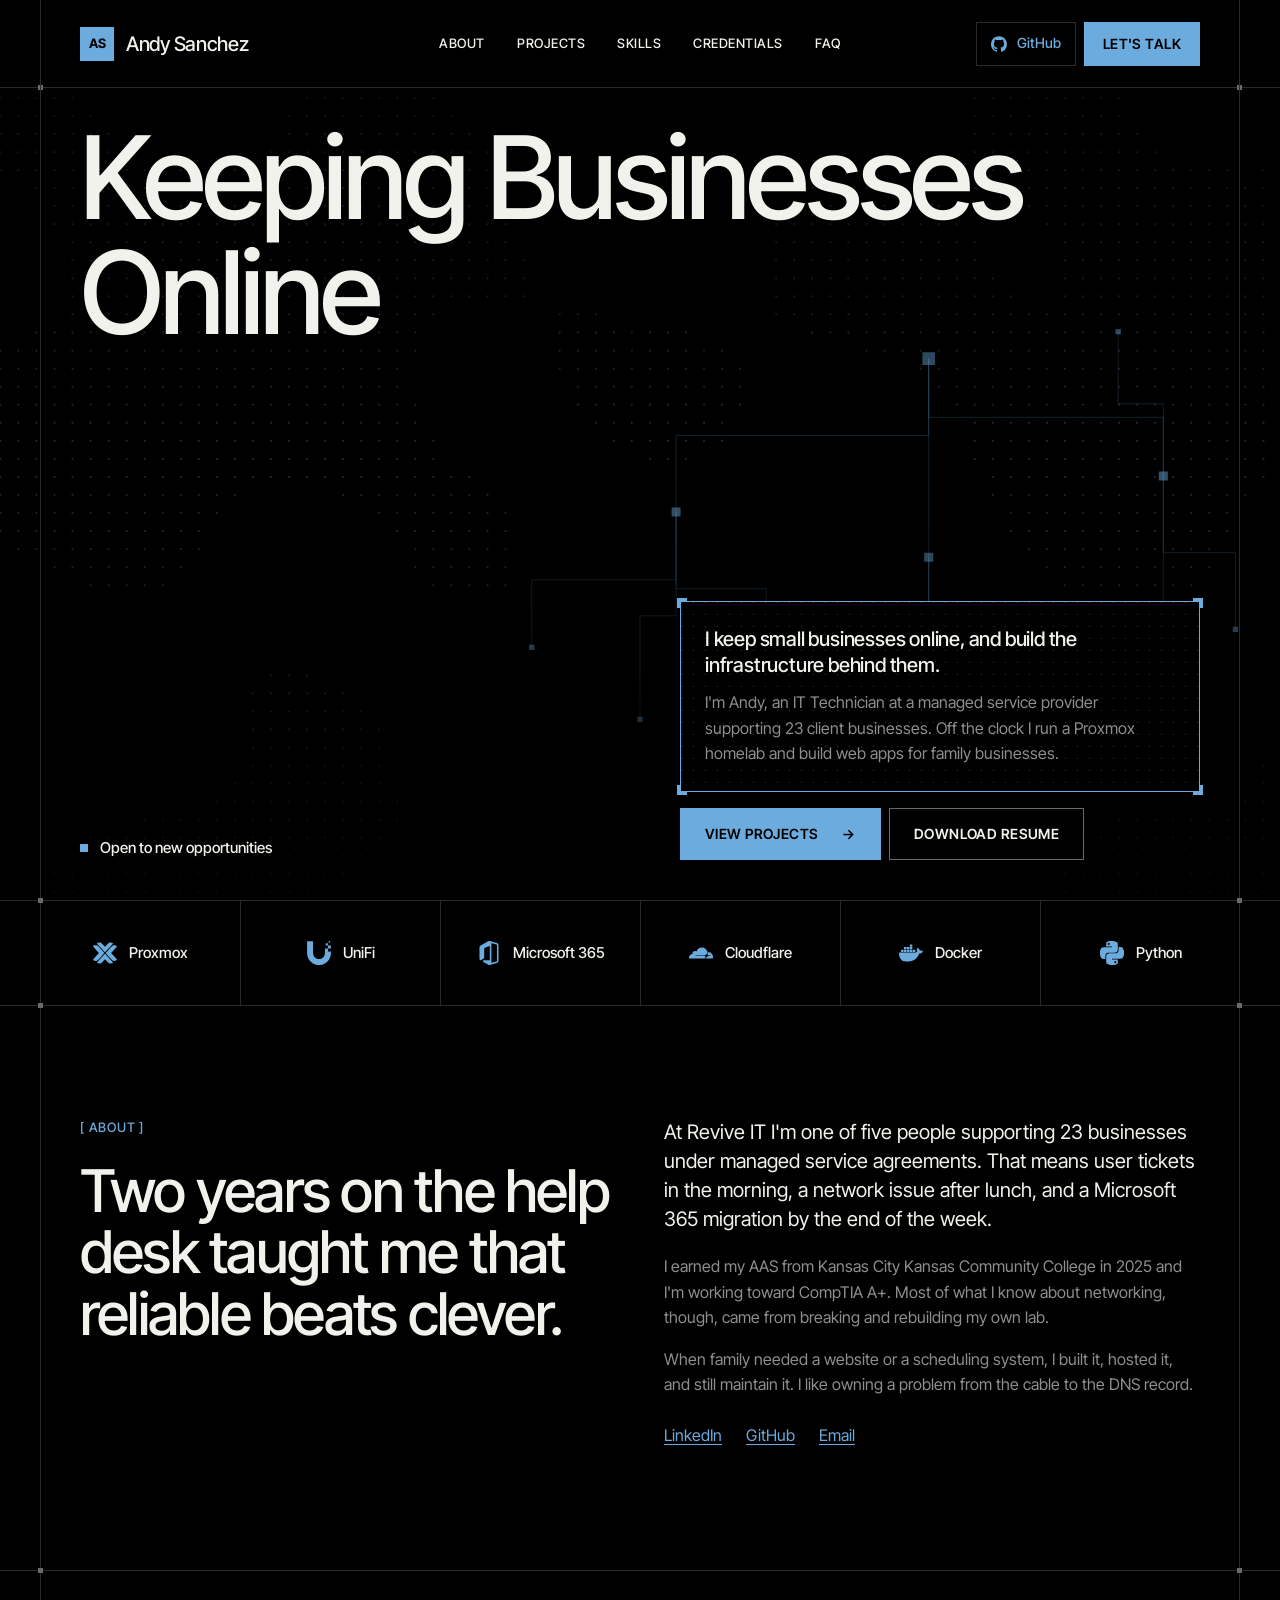
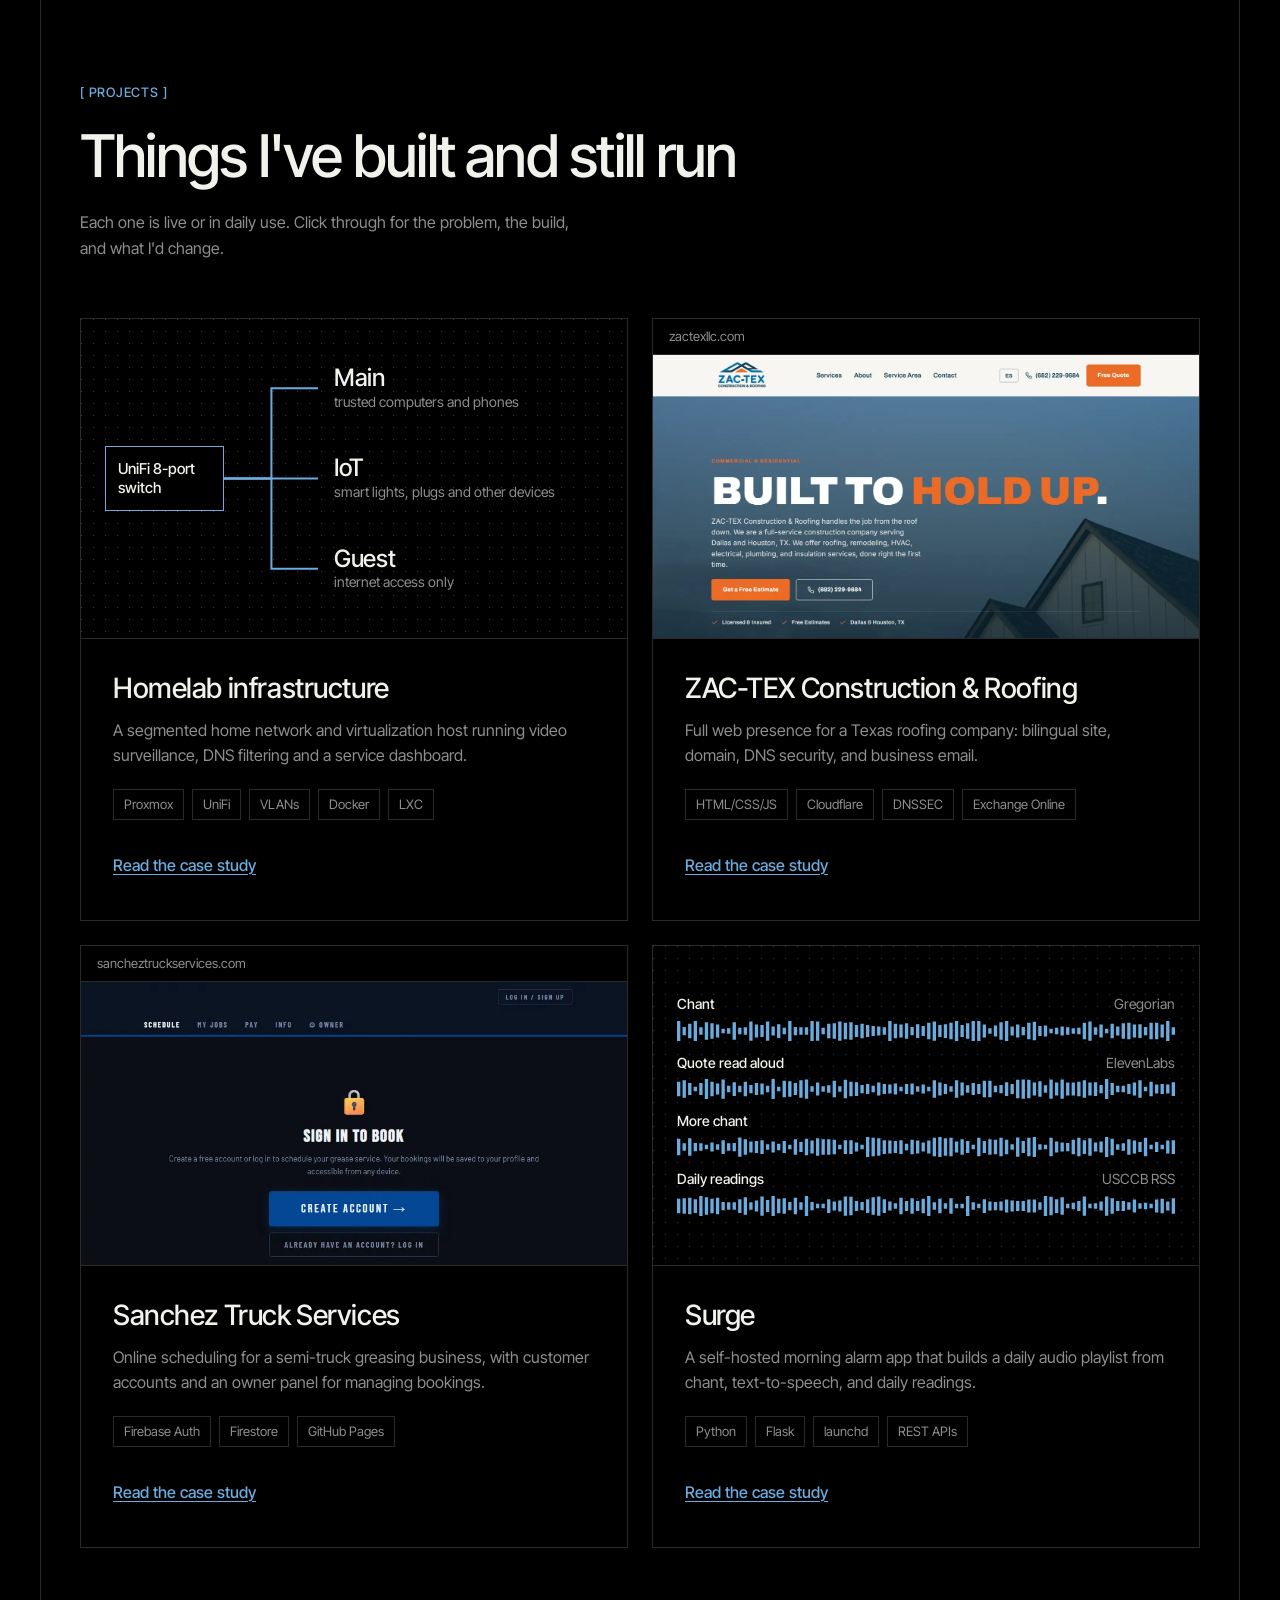
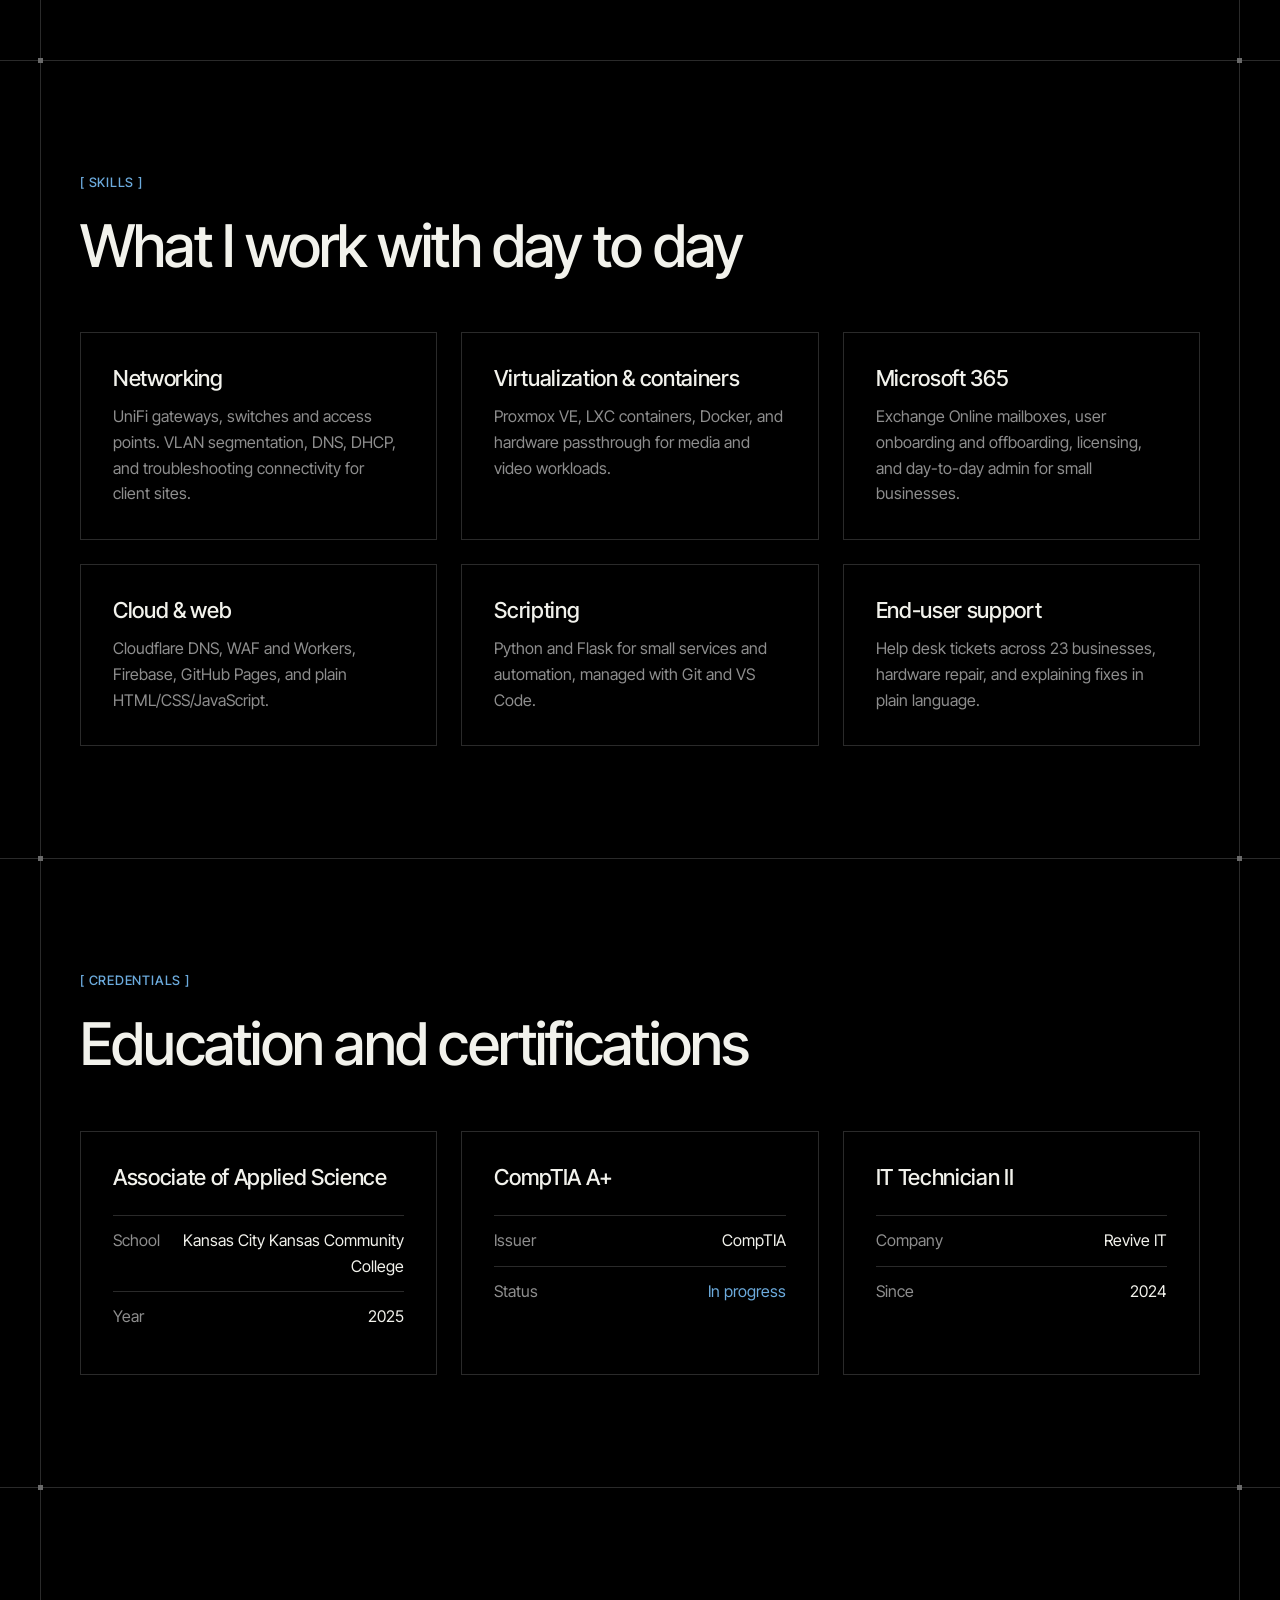
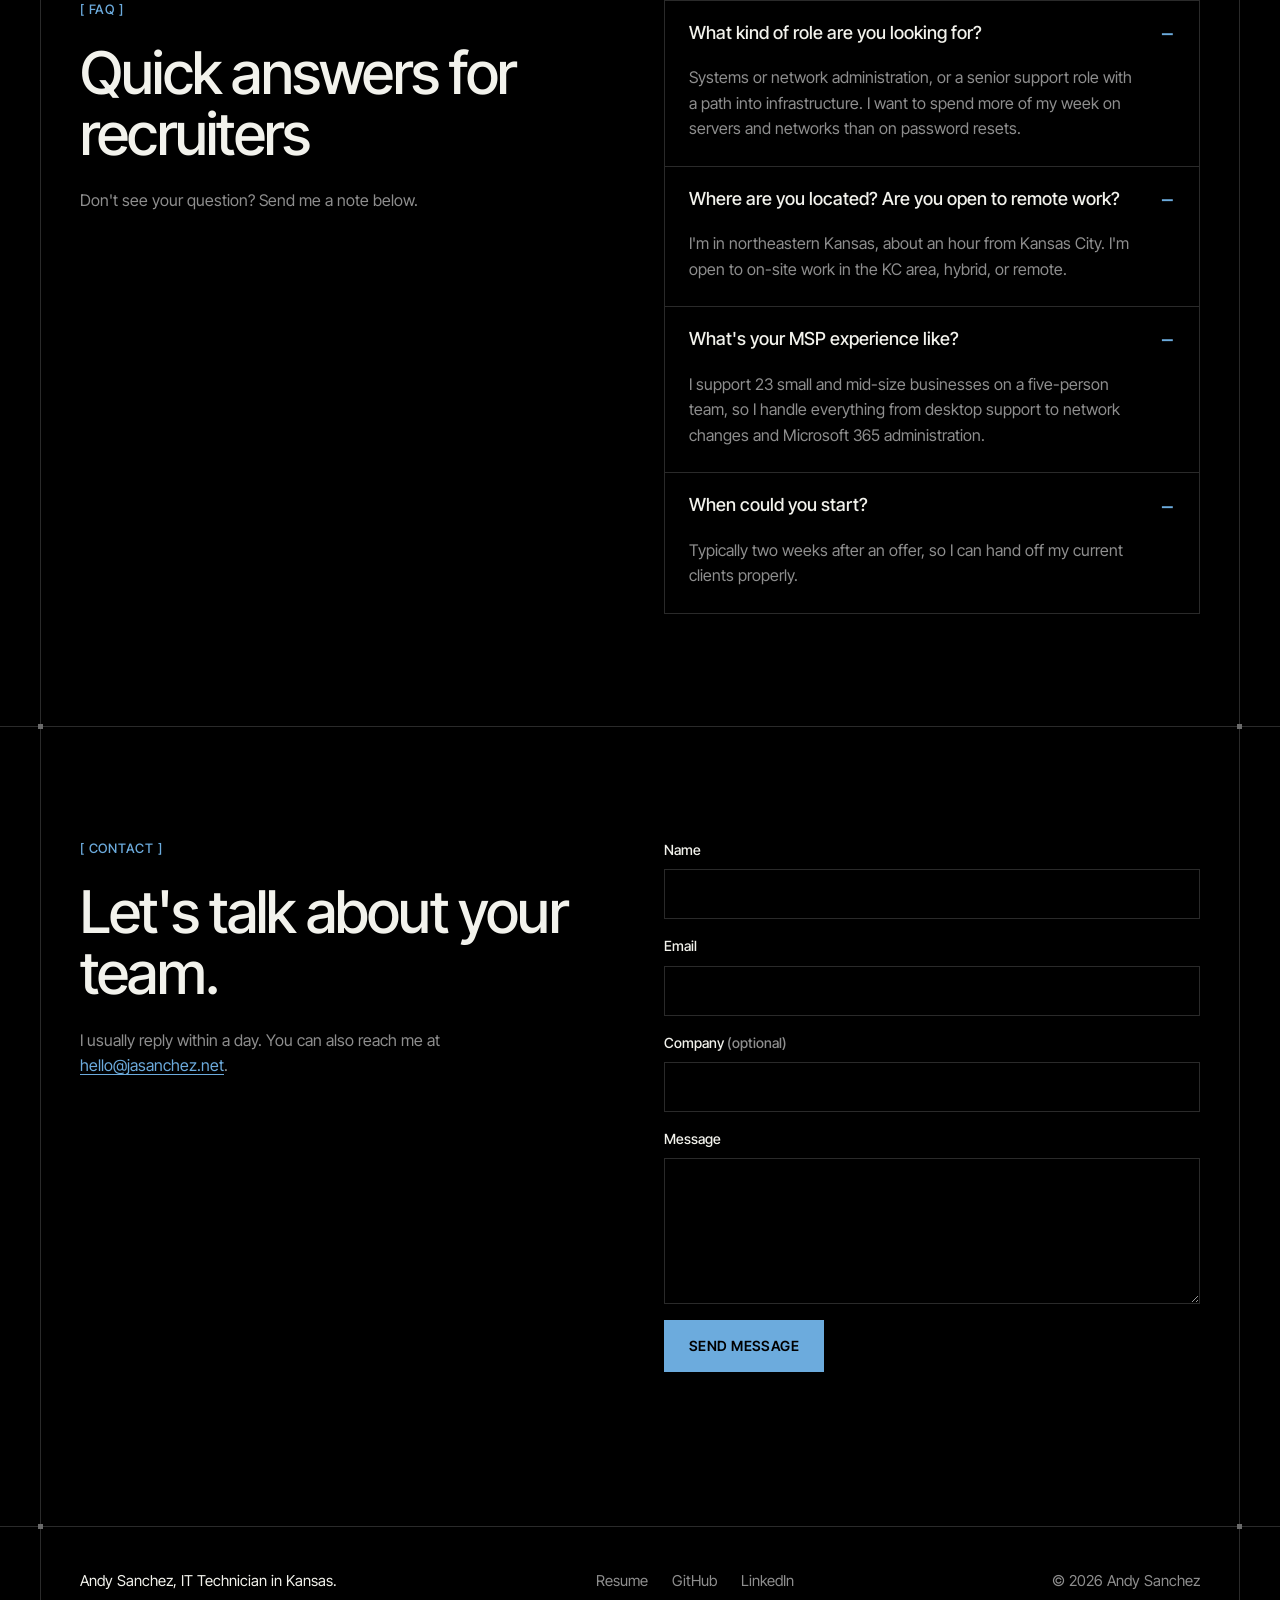
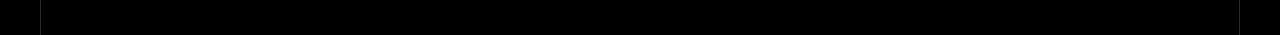
<file: index.html>
<!doctype html>
<html lang="en">
<head>
  <meta charset="utf-8">
  <meta name="viewport" content="width=device-width, initial-scale=1, viewport-fit=cover">
  <title>Andy Sanchez | IT Technician & Infrastructure</title>
  <meta name="description" content="Andy Sanchez is an IT Technician at a managed service provider who builds networks, servers, and web apps on his own time.">
  <meta property="og:title" content="Andy Sanchez | IT Technician & Infrastructure">
  <meta property="og:description" content="Networks, virtualization, Microsoft 365 and web projects. Open to new opportunities.">
  <meta property="og:type" content="website">
  <meta property="og:url" content="https://jasanchez.net/">
  <meta property="og:image" content="https://jasanchez.net/photos/share.jpg">
  <meta name="twitter:card" content="summary_large_image">
  <meta name="theme-color" content="#000000">
  <link rel="icon" href="data:image/svg+xml,%3Csvg%20xmlns%3D%22http%3A%2F%2Fwww.w3.org%2F2000%2Fsvg%22%20viewBox%3D%220%200%2032%2032%22%3E%3Crect%20width%3D%2232%22%20height%3D%2232%22%20fill%3D%22%236CABDD%22%2F%3E%3Cpath%20d%3D%22M8%208h16v16H8z%22%20fill%3D%22%23000%22%2F%3E%3C%2Fsvg%3E">
  <link rel="canonical" href="https://jasanchez.net/">
  <link rel="preconnect" href="https://fonts.googleapis.com">
  <link rel="preconnect" href="https://fonts.gstatic.com" crossorigin>
  <link href="https://fonts.googleapis.com/css2?family=Inter+Tight:wght@400;500;600;700&display=swap" rel="stylesheet">
  <link rel="stylesheet" href="styles.css">
</head>
<body>
  <a class="skip" href="#main">Skip to content</a>

  <header class="nav" id="top">
    <div class="wrap nav-inner">
      <a class="brand" href="#top" aria-label="Andy Sanchez, home">
        <span class="brand-mark" aria-hidden="true">AS</span>
        <span>Andy Sanchez</span>
      </a>
      <button class="nav-toggle" aria-expanded="false" aria-controls="nav-links">Menu</button>
      <nav id="nav-links" class="nav-links" aria-label="Main">
        <div class="nav-center">
          <a href="#about">About</a>
          <a href="#projects">Projects</a>
          <a href="#skills">Skills</a>
          <a href="#credentials">Credentials</a>
          <a href="#faq">FAQ</a>
        </div>
        <div class="nav-right">
          <a class="nav-site" href="https://github.com/Jose-A-Sanchez" aria-label="GitHub profile: Jose-A-Sanchez"><svg viewBox="0 0 24 24" aria-hidden="true"><path d="M12 .297c-6.63 0-12 5.373-12 12 0 5.303 3.438 9.8 8.205 11.385.6.113.82-.258.82-.577 0-.285-.01-1.04-.015-2.04-3.338.724-4.042-1.61-4.042-1.61C4.422 18.07 3.633 17.7 3.633 17.7c-1.087-.744.084-.729.084-.729 1.205.084 1.838 1.236 1.838 1.236 1.07 1.835 2.809 1.305 3.495.998.108-.776.417-1.305.76-1.605-2.665-.3-5.466-1.332-5.466-5.93 0-1.31.465-2.38 1.235-3.22-.135-.303-.54-1.523.105-3.176 0 0 1.005-.322 3.3 1.23.96-.267 1.98-.399 3-.405 1.02.006 2.04.138 3 .405 2.28-1.552 3.285-1.23 3.285-1.23.645 1.653.24 2.873.12 3.176.765.84 1.23 1.91 1.23 3.22 0 4.61-2.805 5.625-5.475 5.92.42.36.81 1.096.81 2.22 0 1.606-.015 2.896-.015 3.286 0 .315.21.69.825.57C20.565 22.092 24 17.592 24 12.297c0-6.627-5.373-12-12-12"/></svg><span>GitHub</span></a>
          <a class="btn btn-small" href="#contact">Let's talk</a>
        </div>
      </nav>
    </div>
  </header>

  <main id="main">
    <!-- HERO -->
    <section class="hero">
      <svg class="hero__bg" viewBox="0 0 1440 900" preserveAspectRatio="xMidYMid slice" aria-hidden="true">
        <path d="M10 10h2v2h-2zM30 10h2v2h-2zM50 10h2v2h-2zM70 10h2v2h-2zM90 10h2v2h-2zM350 10h2v2h-2zM370 10h2v2h-2zM390 10h2v2h-2zM410 10h2v2h-2zM430 10h2v2h-2zM450 10h2v2h-2zM470 10h2v2h-2zM490 10h2v2h-2zM1090 10h2v2h-2zM1110 10h2v2h-2zM1130 10h2v2h-2zM1150 10h2v2h-2zM1170 10h2v2h-2zM1190 10h2v2h-2zM1210 10h2v2h-2zM1230 10h2v2h-2zM1250 10h2v2h-2zM10 30h2v2h-2zM30 30h2v2h-2zM50 30h2v2h-2zM70 30h2v2h-2zM90 30h2v2h-2zM110 30h2v2h-2zM330 30h2v2h-2zM350 30h2v2h-2zM370 30h2v2h-2zM390 30h2v2h-2zM410 30h2v2h-2zM430 30h2v2h-2zM450 30h2v2h-2zM470 30h2v2h-2zM490 30h2v2h-2zM510 30h2v2h-2zM1090 30h2v2h-2zM1110 30h2v2h-2zM1130 30h2v2h-2zM1150 30h2v2h-2zM1170 30h2v2h-2zM1190 30h2v2h-2zM1210 30h2v2h-2zM1230 30h2v2h-2zM1250 30h2v2h-2zM10 50h2v2h-2zM30 50h2v2h-2zM50 50h2v2h-2zM70 50h2v2h-2zM90 50h2v2h-2zM110 50h2v2h-2zM130 50h2v2h-2zM330 50h2v2h-2zM350 50h2v2h-2zM370 50h2v2h-2zM390 50h2v2h-2zM410 50h2v2h-2zM430 50h2v2h-2zM450 50h2v2h-2zM470 50h2v2h-2zM490 50h2v2h-2zM510 50h2v2h-2zM530 50h2v2h-2zM1090 50h2v2h-2zM1110 50h2v2h-2zM1130 50h2v2h-2zM1150 50h2v2h-2zM1170 50h2v2h-2zM1190 50h2v2h-2zM1210 50h2v2h-2zM1230 50h2v2h-2zM1250 50h2v2h-2zM1270 50h2v2h-2zM10 70h2v2h-2zM30 70h2v2h-2zM50 70h2v2h-2zM70 70h2v2h-2zM90 70h2v2h-2zM110 70h2v2h-2zM130 70h2v2h-2zM150 70h2v2h-2zM310 70h2v2h-2zM330 70h2v2h-2zM350 70h2v2h-2zM370 70h2v2h-2zM390 70h2v2h-2zM410 70h2v2h-2zM430 70h2v2h-2zM450 70h2v2h-2zM470 70h2v2h-2zM490 70h2v2h-2zM510 70h2v2h-2zM530 70h2v2h-2zM550 70h2v2h-2zM1090 70h2v2h-2zM1110 70h2v2h-2zM1130 70h2v2h-2zM1150 70h2v2h-2zM1170 70h2v2h-2zM1190 70h2v2h-2zM1210 70h2v2h-2zM1230 70h2v2h-2zM1250 70h2v2h-2zM1270 70h2v2h-2zM1290 70h2v2h-2zM10 90h2v2h-2zM30 90h2v2h-2zM50 90h2v2h-2zM70 90h2v2h-2zM90 90h2v2h-2zM110 90h2v2h-2zM130 90h2v2h-2zM150 90h2v2h-2zM170 90h2v2h-2zM190 90h2v2h-2zM210 90h2v2h-2zM230 90h2v2h-2zM250 90h2v2h-2zM270 90h2v2h-2zM290 90h2v2h-2zM310 90h2v2h-2zM330 90h2v2h-2zM350 90h2v2h-2zM370 90h2v2h-2zM390 90h2v2h-2zM410 90h2v2h-2zM430 90h2v2h-2zM450 90h2v2h-2zM470 90h2v2h-2zM490 90h2v2h-2zM510 90h2v2h-2zM530 90h2v2h-2zM550 90h2v2h-2zM1090 90h2v2h-2zM1110 90h2v2h-2zM1130 90h2v2h-2zM1150 90h2v2h-2zM1170 90h2v2h-2zM1190 90h2v2h-2zM1210 90h2v2h-2zM1230 90h2v2h-2zM1250 90h2v2h-2zM1270 90h2v2h-2zM1290 90h2v2h-2zM1310 90h2v2h-2zM1330 90h2v2h-2zM1350 90h2v2h-2zM1370 90h2v2h-2zM1410 90h2v2h-2zM1430 90h2v2h-2zM50 110h2v2h-2zM70 110h2v2h-2zM90 110h2v2h-2zM110 110h2v2h-2zM130 110h2v2h-2zM150 110h2v2h-2zM170 110h2v2h-2zM190 110h2v2h-2zM210 110h2v2h-2zM230 110h2v2h-2zM250 110h2v2h-2zM270 110h2v2h-2zM290 110h2v2h-2zM310 110h2v2h-2zM330 110h2v2h-2zM350 110h2v2h-2zM370 110h2v2h-2zM390 110h2v2h-2zM410 110h2v2h-2zM430 110h2v2h-2zM450 110h2v2h-2zM470 110h2v2h-2zM490 110h2v2h-2zM510 110h2v2h-2zM530 110h2v2h-2zM550 110h2v2h-2zM570 110h2v2h-2zM910 110h2v2h-2zM930 110h2v2h-2zM950 110h2v2h-2zM970 110h2v2h-2zM990 110h2v2h-2zM1010 110h2v2h-2zM1030 110h2v2h-2zM1090 110h2v2h-2zM1110 110h2v2h-2zM1130 110h2v2h-2zM1150 110h2v2h-2zM1170 110h2v2h-2zM1190 110h2v2h-2zM1210 110h2v2h-2zM1230 110h2v2h-2zM1250 110h2v2h-2zM1270 110h2v2h-2zM1290 110h2v2h-2zM1310 110h2v2h-2zM1330 110h2v2h-2zM1350 110h2v2h-2zM1370 110h2v2h-2zM1390 110h2v2h-2zM1410 110h2v2h-2zM1430 110h2v2h-2zM70 130h2v2h-2zM90 130h2v2h-2zM110 130h2v2h-2zM130 130h2v2h-2zM150 130h2v2h-2zM170 130h2v2h-2zM190 130h2v2h-2zM210 130h2v2h-2zM230 130h2v2h-2zM250 130h2v2h-2zM270 130h2v2h-2zM290 130h2v2h-2zM310 130h2v2h-2zM330 130h2v2h-2zM350 130h2v2h-2zM370 130h2v2h-2zM390 130h2v2h-2zM410 130h2v2h-2zM430 130h2v2h-2zM450 130h2v2h-2zM470 130h2v2h-2zM490 130h2v2h-2zM510 130h2v2h-2zM530 130h2v2h-2zM550 130h2v2h-2zM570 130h2v2h-2zM890 130h2v2h-2zM910 130h2v2h-2zM930 130h2v2h-2zM950 130h2v2h-2zM970 130h2v2h-2zM990 130h2v2h-2zM1010 130h2v2h-2zM1030 130h2v2h-2zM1050 130h2v2h-2zM1070 130h2v2h-2zM1130 130h2v2h-2zM1150 130h2v2h-2zM1170 130h2v2h-2zM1190 130h2v2h-2zM1210 130h2v2h-2zM1230 130h2v2h-2zM1250 130h2v2h-2zM1270 130h2v2h-2zM1290 130h2v2h-2zM1310 130h2v2h-2zM1330 130h2v2h-2zM1350 130h2v2h-2zM1370 130h2v2h-2zM1390 130h2v2h-2zM1410 130h2v2h-2zM1430 130h2v2h-2zM70 150h2v2h-2zM90 150h2v2h-2zM110 150h2v2h-2zM130 150h2v2h-2zM150 150h2v2h-2zM170 150h2v2h-2zM190 150h2v2h-2zM210 150h2v2h-2zM230 150h2v2h-2zM250 150h2v2h-2zM270 150h2v2h-2zM290 150h2v2h-2zM310 150h2v2h-2zM330 150h2v2h-2zM350 150h2v2h-2zM370 150h2v2h-2zM390 150h2v2h-2zM410 150h2v2h-2zM430 150h2v2h-2zM450 150h2v2h-2zM470 150h2v2h-2zM490 150h2v2h-2zM510 150h2v2h-2zM530 150h2v2h-2zM550 150h2v2h-2zM570 150h2v2h-2zM870 150h2v2h-2zM890 150h2v2h-2zM910 150h2v2h-2zM930 150h2v2h-2zM950 150h2v2h-2zM970 150h2v2h-2zM990 150h2v2h-2zM1010 150h2v2h-2zM1030 150h2v2h-2zM1050 150h2v2h-2zM1070 150h2v2h-2zM1170 150h2v2h-2zM1190 150h2v2h-2zM1210 150h2v2h-2zM1230 150h2v2h-2zM1250 150h2v2h-2zM1270 150h2v2h-2zM1290 150h2v2h-2zM1310 150h2v2h-2zM1330 150h2v2h-2zM1350 150h2v2h-2zM1370 150h2v2h-2zM1390 150h2v2h-2zM1410 150h2v2h-2zM1430 150h2v2h-2zM90 170h2v2h-2zM110 170h2v2h-2zM130 170h2v2h-2zM150 170h2v2h-2zM170 170h2v2h-2zM190 170h2v2h-2zM210 170h2v2h-2zM230 170h2v2h-2zM250 170h2v2h-2zM270 170h2v2h-2zM290 170h2v2h-2zM310 170h2v2h-2zM330 170h2v2h-2zM350 170h2v2h-2zM370 170h2v2h-2zM390 170h2v2h-2zM410 170h2v2h-2zM430 170h2v2h-2zM450 170h2v2h-2zM470 170h2v2h-2zM490 170h2v2h-2zM510 170h2v2h-2zM530 170h2v2h-2zM550 170h2v2h-2zM570 170h2v2h-2zM870 170h2v2h-2zM890 170h2v2h-2zM910 170h2v2h-2zM930 170h2v2h-2zM950 170h2v2h-2zM970 170h2v2h-2zM990 170h2v2h-2zM1010 170h2v2h-2zM1030 170h2v2h-2zM1050 170h2v2h-2zM1070 170h2v2h-2zM1090 170h2v2h-2zM1190 170h2v2h-2zM1210 170h2v2h-2zM1230 170h2v2h-2zM1250 170h2v2h-2zM1270 170h2v2h-2zM1290 170h2v2h-2zM1310 170h2v2h-2zM1330 170h2v2h-2zM1350 170h2v2h-2zM1370 170h2v2h-2zM1390 170h2v2h-2zM1410 170h2v2h-2zM1430 170h2v2h-2zM90 190h2v2h-2zM110 190h2v2h-2zM130 190h2v2h-2zM150 190h2v2h-2zM170 190h2v2h-2zM190 190h2v2h-2zM210 190h2v2h-2zM230 190h2v2h-2zM250 190h2v2h-2zM270 190h2v2h-2zM290 190h2v2h-2zM310 190h2v2h-2zM330 190h2v2h-2zM350 190h2v2h-2zM370 190h2v2h-2zM390 190h2v2h-2zM410 190h2v2h-2zM430 190h2v2h-2zM450 190h2v2h-2zM470 190h2v2h-2zM490 190h2v2h-2zM510 190h2v2h-2zM530 190h2v2h-2zM550 190h2v2h-2zM570 190h2v2h-2zM590 190h2v2h-2zM870 190h2v2h-2zM890 190h2v2h-2zM910 190h2v2h-2zM930 190h2v2h-2zM950 190h2v2h-2zM970 190h2v2h-2zM990 190h2v2h-2zM1010 190h2v2h-2zM1030 190h2v2h-2zM1050 190h2v2h-2zM1070 190h2v2h-2zM1090 190h2v2h-2zM1190 190h2v2h-2zM1210 190h2v2h-2zM1230 190h2v2h-2zM1250 190h2v2h-2zM1270 190h2v2h-2zM1290 190h2v2h-2zM1310 190h2v2h-2zM1330 190h2v2h-2zM1350 190h2v2h-2zM1370 190h2v2h-2zM1390 190h2v2h-2zM1410 190h2v2h-2zM1430 190h2v2h-2zM90 210h2v2h-2zM110 210h2v2h-2zM130 210h2v2h-2zM150 210h2v2h-2zM170 210h2v2h-2zM190 210h2v2h-2zM210 210h2v2h-2zM230 210h2v2h-2zM250 210h2v2h-2zM270 210h2v2h-2zM290 210h2v2h-2zM310 210h2v2h-2zM330 210h2v2h-2zM350 210h2v2h-2zM370 210h2v2h-2zM390 210h2v2h-2zM410 210h2v2h-2zM430 210h2v2h-2zM450 210h2v2h-2zM470 210h2v2h-2zM490 210h2v2h-2zM510 210h2v2h-2zM530 210h2v2h-2zM550 210h2v2h-2zM570 210h2v2h-2zM590 210h2v2h-2zM870 210h2v2h-2zM890 210h2v2h-2zM910 210h2v2h-2zM930 210h2v2h-2zM950 210h2v2h-2zM970 210h2v2h-2zM990 210h2v2h-2zM1010 210h2v2h-2zM1030 210h2v2h-2zM1050 210h2v2h-2zM1070 210h2v2h-2zM1090 210h2v2h-2zM1110 210h2v2h-2zM1190 210h2v2h-2zM1210 210h2v2h-2zM1230 210h2v2h-2zM1250 210h2v2h-2zM1270 210h2v2h-2zM1290 210h2v2h-2zM1310 210h2v2h-2zM1330 210h2v2h-2zM1350 210h2v2h-2zM1370 210h2v2h-2zM1390 210h2v2h-2zM1410 210h2v2h-2zM1430 210h2v2h-2zM90 230h2v2h-2zM110 230h2v2h-2zM130 230h2v2h-2zM150 230h2v2h-2zM170 230h2v2h-2zM190 230h2v2h-2zM210 230h2v2h-2zM230 230h2v2h-2zM250 230h2v2h-2zM270 230h2v2h-2zM290 230h2v2h-2zM310 230h2v2h-2zM330 230h2v2h-2zM350 230h2v2h-2zM370 230h2v2h-2zM390 230h2v2h-2zM410 230h2v2h-2zM430 230h2v2h-2zM450 230h2v2h-2zM470 230h2v2h-2zM490 230h2v2h-2zM510 230h2v2h-2zM530 230h2v2h-2zM550 230h2v2h-2zM570 230h2v2h-2zM590 230h2v2h-2zM870 230h2v2h-2zM890 230h2v2h-2zM910 230h2v2h-2zM930 230h2v2h-2zM950 230h2v2h-2zM970 230h2v2h-2zM990 230h2v2h-2zM1010 230h2v2h-2zM1030 230h2v2h-2zM1050 230h2v2h-2zM1070 230h2v2h-2zM1090 230h2v2h-2zM1110 230h2v2h-2zM1130 230h2v2h-2zM1190 230h2v2h-2zM1210 230h2v2h-2zM1230 230h2v2h-2zM1250 230h2v2h-2zM1270 230h2v2h-2zM1290 230h2v2h-2zM1310 230h2v2h-2zM1330 230h2v2h-2zM1350 230h2v2h-2zM1370 230h2v2h-2zM1390 230h2v2h-2zM1410 230h2v2h-2zM1430 230h2v2h-2zM90 250h2v2h-2zM110 250h2v2h-2zM130 250h2v2h-2zM150 250h2v2h-2zM170 250h2v2h-2zM190 250h2v2h-2zM210 250h2v2h-2zM230 250h2v2h-2zM250 250h2v2h-2zM270 250h2v2h-2zM290 250h2v2h-2zM310 250h2v2h-2zM330 250h2v2h-2zM350 250h2v2h-2zM370 250h2v2h-2zM390 250h2v2h-2zM410 250h2v2h-2zM430 250h2v2h-2zM450 250h2v2h-2zM470 250h2v2h-2zM490 250h2v2h-2zM630 250h2v2h-2zM650 250h2v2h-2zM670 250h2v2h-2zM870 250h2v2h-2zM890 250h2v2h-2zM910 250h2v2h-2zM930 250h2v2h-2zM950 250h2v2h-2zM970 250h2v2h-2zM990 250h2v2h-2zM1010 250h2v2h-2zM1030 250h2v2h-2zM1050 250h2v2h-2zM1070 250h2v2h-2zM1090 250h2v2h-2zM1110 250h2v2h-2zM1130 250h2v2h-2zM1150 250h2v2h-2zM1170 250h2v2h-2zM1190 250h2v2h-2zM1210 250h2v2h-2zM1230 250h2v2h-2zM1250 250h2v2h-2zM1270 250h2v2h-2zM1290 250h2v2h-2zM1310 250h2v2h-2zM1330 250h2v2h-2zM1350 250h2v2h-2zM1370 250h2v2h-2zM1390 250h2v2h-2zM1410 250h2v2h-2zM1430 250h2v2h-2zM50 270h2v2h-2zM70 270h2v2h-2zM90 270h2v2h-2zM110 270h2v2h-2zM130 270h2v2h-2zM150 270h2v2h-2zM170 270h2v2h-2zM190 270h2v2h-2zM210 270h2v2h-2zM230 270h2v2h-2zM250 270h2v2h-2zM270 270h2v2h-2zM290 270h2v2h-2zM310 270h2v2h-2zM330 270h2v2h-2zM350 270h2v2h-2zM370 270h2v2h-2zM390 270h2v2h-2zM410 270h2v2h-2zM430 270h2v2h-2zM450 270h2v2h-2zM470 270h2v2h-2zM630 270h2v2h-2zM650 270h2v2h-2zM670 270h2v2h-2zM690 270h2v2h-2zM710 270h2v2h-2zM730 270h2v2h-2zM750 270h2v2h-2zM770 270h2v2h-2zM910 270h2v2h-2zM930 270h2v2h-2zM950 270h2v2h-2zM970 270h2v2h-2zM990 270h2v2h-2zM1010 270h2v2h-2zM1030 270h2v2h-2zM1050 270h2v2h-2zM1070 270h2v2h-2zM1090 270h2v2h-2zM1110 270h2v2h-2zM1130 270h2v2h-2zM1150 270h2v2h-2zM1170 270h2v2h-2zM1190 270h2v2h-2zM1210 270h2v2h-2zM1230 270h2v2h-2zM1250 270h2v2h-2zM1270 270h2v2h-2zM1290 270h2v2h-2zM1310 270h2v2h-2zM1330 270h2v2h-2zM1350 270h2v2h-2zM1370 270h2v2h-2zM1390 270h2v2h-2zM1410 270h2v2h-2zM1430 270h2v2h-2zM10 290h2v2h-2zM30 290h2v2h-2zM50 290h2v2h-2zM70 290h2v2h-2zM90 290h2v2h-2zM110 290h2v2h-2zM130 290h2v2h-2zM150 290h2v2h-2zM170 290h2v2h-2zM190 290h2v2h-2zM210 290h2v2h-2zM230 290h2v2h-2zM250 290h2v2h-2zM270 290h2v2h-2zM290 290h2v2h-2zM310 290h2v2h-2zM330 290h2v2h-2zM350 290h2v2h-2zM370 290h2v2h-2zM390 290h2v2h-2zM410 290h2v2h-2zM430 290h2v2h-2zM450 290h2v2h-2zM470 290h2v2h-2zM630 290h2v2h-2zM650 290h2v2h-2zM670 290h2v2h-2zM690 290h2v2h-2zM710 290h2v2h-2zM730 290h2v2h-2zM750 290h2v2h-2zM770 290h2v2h-2zM790 290h2v2h-2zM810 290h2v2h-2zM970 290h2v2h-2zM990 290h2v2h-2zM1010 290h2v2h-2zM1030 290h2v2h-2zM1050 290h2v2h-2zM1070 290h2v2h-2zM1090 290h2v2h-2zM1110 290h2v2h-2zM1130 290h2v2h-2zM1150 290h2v2h-2zM1170 290h2v2h-2zM1190 290h2v2h-2zM1210 290h2v2h-2zM1230 290h2v2h-2zM1250 290h2v2h-2zM1270 290h2v2h-2zM1290 290h2v2h-2zM1310 290h2v2h-2zM1330 290h2v2h-2zM1350 290h2v2h-2zM1370 290h2v2h-2zM1390 290h2v2h-2zM1410 290h2v2h-2zM1430 290h2v2h-2zM10 310h2v2h-2zM30 310h2v2h-2zM50 310h2v2h-2zM70 310h2v2h-2zM90 310h2v2h-2zM110 310h2v2h-2zM130 310h2v2h-2zM150 310h2v2h-2zM170 310h2v2h-2zM190 310h2v2h-2zM210 310h2v2h-2zM230 310h2v2h-2zM250 310h2v2h-2zM270 310h2v2h-2zM290 310h2v2h-2zM310 310h2v2h-2zM330 310h2v2h-2zM350 310h2v2h-2zM370 310h2v2h-2zM390 310h2v2h-2zM410 310h2v2h-2zM430 310h2v2h-2zM450 310h2v2h-2zM630 310h2v2h-2zM650 310h2v2h-2zM670 310h2v2h-2zM690 310h2v2h-2zM710 310h2v2h-2zM730 310h2v2h-2zM750 310h2v2h-2zM770 310h2v2h-2zM790 310h2v2h-2zM810 310h2v2h-2zM830 310h2v2h-2zM1030 310h2v2h-2zM1050 310h2v2h-2zM1070 310h2v2h-2zM1090 310h2v2h-2zM1110 310h2v2h-2zM1130 310h2v2h-2zM1150 310h2v2h-2zM1170 310h2v2h-2zM1190 310h2v2h-2zM1210 310h2v2h-2zM1230 310h2v2h-2zM1250 310h2v2h-2zM1270 310h2v2h-2zM1290 310h2v2h-2zM1310 310h2v2h-2zM1330 310h2v2h-2zM1350 310h2v2h-2zM1370 310h2v2h-2zM1390 310h2v2h-2zM1410 310h2v2h-2zM1430 310h2v2h-2zM10 330h2v2h-2zM30 330h2v2h-2zM50 330h2v2h-2zM70 330h2v2h-2zM90 330h2v2h-2zM110 330h2v2h-2zM130 330h2v2h-2zM150 330h2v2h-2zM170 330h2v2h-2zM190 330h2v2h-2zM210 330h2v2h-2zM230 330h2v2h-2zM250 330h2v2h-2zM270 330h2v2h-2zM290 330h2v2h-2zM310 330h2v2h-2zM330 330h2v2h-2zM350 330h2v2h-2zM370 330h2v2h-2zM390 330h2v2h-2zM410 330h2v2h-2zM430 330h2v2h-2zM450 330h2v2h-2zM650 330h2v2h-2zM670 330h2v2h-2zM690 330h2v2h-2zM710 330h2v2h-2zM730 330h2v2h-2zM750 330h2v2h-2zM770 330h2v2h-2zM790 330h2v2h-2zM810 330h2v2h-2zM830 330h2v2h-2zM1050 330h2v2h-2zM1070 330h2v2h-2zM1090 330h2v2h-2zM1110 330h2v2h-2zM1130 330h2v2h-2zM1150 330h2v2h-2zM1170 330h2v2h-2zM1190 330h2v2h-2zM1210 330h2v2h-2zM1230 330h2v2h-2zM1250 330h2v2h-2zM1270 330h2v2h-2zM1290 330h2v2h-2zM1310 330h2v2h-2zM1330 330h2v2h-2zM1350 330h2v2h-2zM1370 330h2v2h-2zM1390 330h2v2h-2zM1410 330h2v2h-2zM1430 330h2v2h-2zM10 350h2v2h-2zM30 350h2v2h-2zM50 350h2v2h-2zM70 350h2v2h-2zM90 350h2v2h-2zM110 350h2v2h-2zM130 350h2v2h-2zM150 350h2v2h-2zM170 350h2v2h-2zM190 350h2v2h-2zM210 350h2v2h-2zM230 350h2v2h-2zM250 350h2v2h-2zM270 350h2v2h-2zM290 350h2v2h-2zM310 350h2v2h-2zM330 350h2v2h-2zM350 350h2v2h-2zM370 350h2v2h-2zM390 350h2v2h-2zM410 350h2v2h-2zM430 350h2v2h-2zM450 350h2v2h-2zM470 350h2v2h-2zM650 350h2v2h-2zM670 350h2v2h-2zM690 350h2v2h-2zM710 350h2v2h-2zM730 350h2v2h-2zM750 350h2v2h-2zM770 350h2v2h-2zM790 350h2v2h-2zM810 350h2v2h-2zM830 350h2v2h-2zM1070 350h2v2h-2zM1090 350h2v2h-2zM1110 350h2v2h-2zM1130 350h2v2h-2zM1150 350h2v2h-2zM1170 350h2v2h-2zM1190 350h2v2h-2zM1210 350h2v2h-2zM1230 350h2v2h-2zM1250 350h2v2h-2zM1270 350h2v2h-2zM1290 350h2v2h-2zM1310 350h2v2h-2zM1330 350h2v2h-2zM1350 350h2v2h-2zM1370 350h2v2h-2zM1390 350h2v2h-2zM1410 350h2v2h-2zM1430 350h2v2h-2zM10 370h2v2h-2zM30 370h2v2h-2zM50 370h2v2h-2zM70 370h2v2h-2zM90 370h2v2h-2zM110 370h2v2h-2zM130 370h2v2h-2zM150 370h2v2h-2zM170 370h2v2h-2zM190 370h2v2h-2zM210 370h2v2h-2zM230 370h2v2h-2zM250 370h2v2h-2zM270 370h2v2h-2zM290 370h2v2h-2zM310 370h2v2h-2zM330 370h2v2h-2zM350 370h2v2h-2zM370 370h2v2h-2zM390 370h2v2h-2zM410 370h2v2h-2zM430 370h2v2h-2zM450 370h2v2h-2zM470 370h2v2h-2zM670 370h2v2h-2zM690 370h2v2h-2zM710 370h2v2h-2zM730 370h2v2h-2zM750 370h2v2h-2zM770 370h2v2h-2zM790 370h2v2h-2zM810 370h2v2h-2zM1090 370h2v2h-2zM1110 370h2v2h-2zM1130 370h2v2h-2zM1150 370h2v2h-2zM1170 370h2v2h-2zM1190 370h2v2h-2zM1210 370h2v2h-2zM1230 370h2v2h-2zM1250 370h2v2h-2zM1270 370h2v2h-2zM1290 370h2v2h-2zM1310 370h2v2h-2zM1330 370h2v2h-2zM1350 370h2v2h-2zM1370 370h2v2h-2zM1390 370h2v2h-2zM1410 370h2v2h-2zM1430 370h2v2h-2zM10 390h2v2h-2zM30 390h2v2h-2zM50 390h2v2h-2zM70 390h2v2h-2zM90 390h2v2h-2zM110 390h2v2h-2zM130 390h2v2h-2zM150 390h2v2h-2zM170 390h2v2h-2zM190 390h2v2h-2zM210 390h2v2h-2zM230 390h2v2h-2zM250 390h2v2h-2zM270 390h2v2h-2zM290 390h2v2h-2zM310 390h2v2h-2zM330 390h2v2h-2zM350 390h2v2h-2zM370 390h2v2h-2zM390 390h2v2h-2zM410 390h2v2h-2zM430 390h2v2h-2zM450 390h2v2h-2zM470 390h2v2h-2zM490 390h2v2h-2zM690 390h2v2h-2zM710 390h2v2h-2zM730 390h2v2h-2zM750 390h2v2h-2zM770 390h2v2h-2zM790 390h2v2h-2zM810 390h2v2h-2zM1090 390h2v2h-2zM1110 390h2v2h-2zM1130 390h2v2h-2zM1150 390h2v2h-2zM1170 390h2v2h-2zM1190 390h2v2h-2zM1210 390h2v2h-2zM1230 390h2v2h-2zM1250 390h2v2h-2zM1270 390h2v2h-2zM1290 390h2v2h-2zM1310 390h2v2h-2zM1330 390h2v2h-2zM1350 390h2v2h-2zM1370 390h2v2h-2zM1390 390h2v2h-2zM1410 390h2v2h-2zM1430 390h2v2h-2zM10 410h2v2h-2zM30 410h2v2h-2zM50 410h2v2h-2zM70 410h2v2h-2zM90 410h2v2h-2zM110 410h2v2h-2zM130 410h2v2h-2zM150 410h2v2h-2zM170 410h2v2h-2zM190 410h2v2h-2zM210 410h2v2h-2zM230 410h2v2h-2zM250 410h2v2h-2zM270 410h2v2h-2zM290 410h2v2h-2zM310 410h2v2h-2zM330 410h2v2h-2zM350 410h2v2h-2zM370 410h2v2h-2zM390 410h2v2h-2zM410 410h2v2h-2zM430 410h2v2h-2zM450 410h2v2h-2zM470 410h2v2h-2zM490 410h2v2h-2zM730 410h2v2h-2zM750 410h2v2h-2zM770 410h2v2h-2zM1090 410h2v2h-2zM1110 410h2v2h-2zM1130 410h2v2h-2zM1150 410h2v2h-2zM1170 410h2v2h-2zM1190 410h2v2h-2zM1210 410h2v2h-2zM1230 410h2v2h-2zM1250 410h2v2h-2zM1270 410h2v2h-2zM1290 410h2v2h-2zM1310 410h2v2h-2zM1330 410h2v2h-2zM1350 410h2v2h-2zM1370 410h2v2h-2zM1390 410h2v2h-2zM1410 410h2v2h-2zM1430 410h2v2h-2zM10 430h2v2h-2zM30 430h2v2h-2zM50 430h2v2h-2zM70 430h2v2h-2zM90 430h2v2h-2zM110 430h2v2h-2zM130 430h2v2h-2zM150 430h2v2h-2zM170 430h2v2h-2zM190 430h2v2h-2zM210 430h2v2h-2zM230 430h2v2h-2zM250 430h2v2h-2zM270 430h2v2h-2zM290 430h2v2h-2zM310 430h2v2h-2zM330 430h2v2h-2zM350 430h2v2h-2zM370 430h2v2h-2zM390 430h2v2h-2zM410 430h2v2h-2zM430 430h2v2h-2zM450 430h2v2h-2zM470 430h2v2h-2zM490 430h2v2h-2zM510 430h2v2h-2zM530 430h2v2h-2zM1110 430h2v2h-2zM1130 430h2v2h-2zM1150 430h2v2h-2zM1170 430h2v2h-2zM1190 430h2v2h-2zM1210 430h2v2h-2zM1230 430h2v2h-2zM1250 430h2v2h-2zM1270 430h2v2h-2zM1290 430h2v2h-2zM1310 430h2v2h-2zM1330 430h2v2h-2zM1350 430h2v2h-2zM1370 430h2v2h-2zM1390 430h2v2h-2zM1410 430h2v2h-2zM1430 430h2v2h-2zM10 450h2v2h-2zM30 450h2v2h-2zM50 450h2v2h-2zM70 450h2v2h-2zM90 450h2v2h-2zM110 450h2v2h-2zM130 450h2v2h-2zM150 450h2v2h-2zM170 450h2v2h-2zM190 450h2v2h-2zM210 450h2v2h-2zM230 450h2v2h-2zM250 450h2v2h-2zM270 450h2v2h-2zM390 450h2v2h-2zM410 450h2v2h-2zM430 450h2v2h-2zM450 450h2v2h-2zM470 450h2v2h-2zM490 450h2v2h-2zM510 450h2v2h-2zM530 450h2v2h-2zM550 450h2v2h-2zM1110 450h2v2h-2zM1130 450h2v2h-2zM1150 450h2v2h-2zM1170 450h2v2h-2zM1190 450h2v2h-2zM1210 450h2v2h-2zM1230 450h2v2h-2zM1250 450h2v2h-2zM1270 450h2v2h-2zM1290 450h2v2h-2zM1310 450h2v2h-2zM1330 450h2v2h-2zM1350 450h2v2h-2zM1370 450h2v2h-2zM1390 450h2v2h-2zM10 470h2v2h-2zM30 470h2v2h-2zM50 470h2v2h-2zM70 470h2v2h-2zM90 470h2v2h-2zM110 470h2v2h-2zM130 470h2v2h-2zM150 470h2v2h-2zM170 470h2v2h-2zM190 470h2v2h-2zM210 470h2v2h-2zM230 470h2v2h-2zM250 470h2v2h-2zM430 470h2v2h-2zM450 470h2v2h-2zM470 470h2v2h-2zM490 470h2v2h-2zM510 470h2v2h-2zM530 470h2v2h-2zM550 470h2v2h-2zM570 470h2v2h-2zM1130 470h2v2h-2zM1150 470h2v2h-2zM1170 470h2v2h-2zM1190 470h2v2h-2zM1210 470h2v2h-2zM1230 470h2v2h-2zM1250 470h2v2h-2zM1270 470h2v2h-2zM1290 470h2v2h-2zM1310 470h2v2h-2zM1330 470h2v2h-2zM1350 470h2v2h-2zM1370 470h2v2h-2zM10 490h2v2h-2zM30 490h2v2h-2zM50 490h2v2h-2zM70 490h2v2h-2zM90 490h2v2h-2zM110 490h2v2h-2zM130 490h2v2h-2zM150 490h2v2h-2zM170 490h2v2h-2zM190 490h2v2h-2zM210 490h2v2h-2zM230 490h2v2h-2zM450 490h2v2h-2zM470 490h2v2h-2zM490 490h2v2h-2zM510 490h2v2h-2zM530 490h2v2h-2zM550 490h2v2h-2zM570 490h2v2h-2zM1130 490h2v2h-2zM1150 490h2v2h-2zM1170 490h2v2h-2zM1190 490h2v2h-2zM1210 490h2v2h-2zM1230 490h2v2h-2zM1250 490h2v2h-2zM1270 490h2v2h-2zM1290 490h2v2h-2zM1310 490h2v2h-2zM1330 490h2v2h-2zM1350 490h2v2h-2zM1370 490h2v2h-2zM30 510h2v2h-2zM50 510h2v2h-2zM70 510h2v2h-2zM90 510h2v2h-2zM110 510h2v2h-2zM130 510h2v2h-2zM150 510h2v2h-2zM170 510h2v2h-2zM190 510h2v2h-2zM210 510h2v2h-2zM230 510h2v2h-2zM470 510h2v2h-2zM490 510h2v2h-2zM510 510h2v2h-2zM530 510h2v2h-2zM550 510h2v2h-2zM570 510h2v2h-2zM1150 510h2v2h-2zM1170 510h2v2h-2zM1190 510h2v2h-2zM1210 510h2v2h-2zM1230 510h2v2h-2zM1250 510h2v2h-2zM1270 510h2v2h-2zM1290 510h2v2h-2zM1310 510h2v2h-2zM1330 510h2v2h-2zM1350 510h2v2h-2zM70 530h2v2h-2zM90 530h2v2h-2zM110 530h2v2h-2zM130 530h2v2h-2zM150 530h2v2h-2zM170 530h2v2h-2zM190 530h2v2h-2zM210 530h2v2h-2zM470 530h2v2h-2zM490 530h2v2h-2zM510 530h2v2h-2zM530 530h2v2h-2zM550 530h2v2h-2zM570 530h2v2h-2zM1170 530h2v2h-2zM1190 530h2v2h-2zM1210 530h2v2h-2zM1230 530h2v2h-2zM1250 530h2v2h-2zM1270 530h2v2h-2zM1290 530h2v2h-2zM1310 530h2v2h-2zM1330 530h2v2h-2zM1350 530h2v2h-2zM110 550h2v2h-2zM130 550h2v2h-2zM150 550h2v2h-2zM170 550h2v2h-2zM190 550h2v2h-2zM490 550h2v2h-2zM510 550h2v2h-2zM530 550h2v2h-2zM550 550h2v2h-2zM570 550h2v2h-2zM1190 550h2v2h-2zM1210 550h2v2h-2zM1230 550h2v2h-2zM1250 550h2v2h-2zM1270 550h2v2h-2zM1290 550h2v2h-2zM1310 550h2v2h-2zM1330 550h2v2h-2zM310 650h2v2h-2zM330 650h2v2h-2zM350 650h2v2h-2zM290 670h2v2h-2zM310 670h2v2h-2zM330 670h2v2h-2zM350 670h2v2h-2zM370 670h2v2h-2zM390 670h2v2h-2zM1430 670h2v2h-2zM290 690h2v2h-2zM310 690h2v2h-2zM330 690h2v2h-2zM350 690h2v2h-2zM370 690h2v2h-2zM390 690h2v2h-2zM410 690h2v2h-2zM1430 690h2v2h-2zM290 710h2v2h-2zM310 710h2v2h-2zM330 710h2v2h-2zM350 710h2v2h-2zM370 710h2v2h-2zM390 710h2v2h-2zM410 710h2v2h-2zM430 710h2v2h-2zM1430 710h2v2h-2zM290 730h2v2h-2zM310 730h2v2h-2zM330 730h2v2h-2zM350 730h2v2h-2zM370 730h2v2h-2zM390 730h2v2h-2zM410 730h2v2h-2zM430 730h2v2h-2zM1430 730h2v2h-2zM290 750h2v2h-2zM310 750h2v2h-2zM330 750h2v2h-2zM350 750h2v2h-2zM370 750h2v2h-2zM390 750h2v2h-2zM410 750h2v2h-2zM430 750h2v2h-2zM1410 750h2v2h-2zM1430 750h2v2h-2zM270 770h2v2h-2zM290 770h2v2h-2zM310 770h2v2h-2zM330 770h2v2h-2zM350 770h2v2h-2zM370 770h2v2h-2zM390 770h2v2h-2zM410 770h2v2h-2zM430 770h2v2h-2zM1410 770h2v2h-2zM1430 770h2v2h-2zM250 790h2v2h-2zM270 790h2v2h-2zM290 790h2v2h-2zM310 790h2v2h-2zM330 790h2v2h-2zM350 790h2v2h-2zM370 790h2v2h-2zM390 790h2v2h-2zM410 790h2v2h-2zM430 790h2v2h-2zM450 790h2v2h-2zM1390 790h2v2h-2zM1410 790h2v2h-2zM1430 790h2v2h-2zM170 810h2v2h-2zM190 810h2v2h-2zM210 810h2v2h-2zM230 810h2v2h-2zM250 810h2v2h-2zM270 810h2v2h-2zM290 810h2v2h-2zM310 810h2v2h-2zM330 810h2v2h-2zM350 810h2v2h-2zM370 810h2v2h-2zM390 810h2v2h-2zM410 810h2v2h-2zM430 810h2v2h-2zM450 810h2v2h-2zM1250 810h2v2h-2zM1270 810h2v2h-2zM1290 810h2v2h-2zM1310 810h2v2h-2zM1330 810h2v2h-2zM1350 810h2v2h-2zM1370 810h2v2h-2zM1390 810h2v2h-2zM1410 810h2v2h-2zM1430 810h2v2h-2zM110 830h2v2h-2zM130 830h2v2h-2zM150 830h2v2h-2zM170 830h2v2h-2zM190 830h2v2h-2zM210 830h2v2h-2zM230 830h2v2h-2zM250 830h2v2h-2zM270 830h2v2h-2zM290 830h2v2h-2zM310 830h2v2h-2zM330 830h2v2h-2zM350 830h2v2h-2zM370 830h2v2h-2zM390 830h2v2h-2zM410 830h2v2h-2zM430 830h2v2h-2zM1210 830h2v2h-2zM1230 830h2v2h-2zM1250 830h2v2h-2zM1270 830h2v2h-2zM1290 830h2v2h-2zM1310 830h2v2h-2zM1330 830h2v2h-2zM1350 830h2v2h-2zM1370 830h2v2h-2zM1390 830h2v2h-2zM1410 830h2v2h-2zM1430 830h2v2h-2zM90 850h2v2h-2zM110 850h2v2h-2zM130 850h2v2h-2zM150 850h2v2h-2zM170 850h2v2h-2zM190 850h2v2h-2zM210 850h2v2h-2zM230 850h2v2h-2zM250 850h2v2h-2zM270 850h2v2h-2zM290 850h2v2h-2zM310 850h2v2h-2zM330 850h2v2h-2zM350 850h2v2h-2zM370 850h2v2h-2zM390 850h2v2h-2zM410 850h2v2h-2zM430 850h2v2h-2zM1210 850h2v2h-2zM1230 850h2v2h-2zM1250 850h2v2h-2zM1270 850h2v2h-2zM1290 850h2v2h-2zM1310 850h2v2h-2zM1330 850h2v2h-2zM1350 850h2v2h-2zM1370 850h2v2h-2zM1390 850h2v2h-2zM1410 850h2v2h-2zM1430 850h2v2h-2zM70 870h2v2h-2zM90 870h2v2h-2zM110 870h2v2h-2zM130 870h2v2h-2zM150 870h2v2h-2zM170 870h2v2h-2zM190 870h2v2h-2zM210 870h2v2h-2zM230 870h2v2h-2zM250 870h2v2h-2zM270 870h2v2h-2zM290 870h2v2h-2zM310 870h2v2h-2zM330 870h2v2h-2zM350 870h2v2h-2zM370 870h2v2h-2zM390 870h2v2h-2zM1190 870h2v2h-2zM1210 870h2v2h-2zM1230 870h2v2h-2zM1250 870h2v2h-2zM1270 870h2v2h-2zM1290 870h2v2h-2zM1310 870h2v2h-2zM1330 870h2v2h-2zM1350 870h2v2h-2zM1370 870h2v2h-2zM1390 870h2v2h-2zM1410 870h2v2h-2zM1430 870h2v2h-2zM70 890h2v2h-2zM90 890h2v2h-2zM110 890h2v2h-2zM130 890h2v2h-2zM150 890h2v2h-2zM170 890h2v2h-2zM190 890h2v2h-2zM210 890h2v2h-2zM230 890h2v2h-2zM250 890h2v2h-2zM270 890h2v2h-2zM290 890h2v2h-2zM310 890h2v2h-2zM330 890h2v2h-2zM350 890h2v2h-2zM370 890h2v2h-2zM1190 890h2v2h-2zM1210 890h2v2h-2zM1230 890h2v2h-2zM1250 890h2v2h-2zM1270 890h2v2h-2zM1290 890h2v2h-2zM1310 890h2v2h-2zM1330 890h2v2h-2zM1350 890h2v2h-2zM1370 890h2v2h-2zM1390 890h2v2h-2zM1410 890h2v2h-2zM1430 890h2v2h-2z" fill="#55677A" opacity=".42"/>
        <path d="M1040 300V385H760V470M760 470V545H600V620M760 470V585H720V700M760 470V555H860V640M1040 300V410H1040V520M1040 520V620H960V720M1040 520V640H1100V760M1040 520V585H1200V650M1040 300V365H1300V430M1300 430V350H1250V270M1300 430V515H1380V600M1300 430V575H1290V720" fill="none" stroke="#6CABDD" stroke-opacity=".22"/>
        <path d="M1033 293h14v14h-14zM755 465h10v10h-10zM597 617h6v6h-6zM717 697h6v6h-6zM857 637h6v6h-6zM1035 515h10v10h-10zM957 717h6v6h-6zM1097 757h6v6h-6zM1197 647h6v6h-6zM1295 425h10v10h-10zM1247 267h6v6h-6zM1377 597h6v6h-6zM1287 717h6v6h-6z" fill="#6CABDD" fill-opacity=".5"/>
      </svg>
      <div class="hero__fade"></div>
      <div class="wrap">
        <h1>Keeping Businesses<br>Online</h1>
        <div class="hero__foot">
          <p class="status"><span class="dot" aria-hidden="true"></span>Open to new opportunities</p>
          <div class="intro">
            <div class="intro__box">
              <span class="corner tl"></span><span class="corner tr"></span><span class="corner bl"></span><span class="corner br"></span>
              <strong>I keep small businesses online, and build the infrastructure behind them.</strong>
              <p>I'm Andy, an IT Technician at a managed service provider supporting 23 client businesses. Off the clock I run a Proxmox homelab and build web apps for family businesses.</p>
            </div>
            <div class="actions">
              <a class="btn" href="#projects">View projects <span aria-hidden="true">&rarr;</span></a>
              <a class="btn btn-ghost" href="resume.pdf">Download resume</a>
            </div>
          </div>
        </div>
      </div>
    </section>

    <!-- TOOLS -->
    <section class="ruled" aria-label="Tools I use">
      <ul class="tools">
        <li><svg viewBox="0 0 24 24" aria-hidden="true"><path d="M4.928 1.825c-1.09.553-1.09.64-.07 1.78 5.655 6.295 7.004 7.782 7.107 7.782.139.017 7.971-8.542 8.058-8.801.034-.07-.208-.312-.519-.536-.415-.312-.864-.433-1.712-.467-1.59-.104-2.144.242-4.115 2.455-.899 1.003-1.66 1.833-1.66 1.833-.017 0-.76-.813-1.642-1.798S8.473 2.1 8.127 1.91c-.796-.45-2.421-.484-3.2-.086zM1.297 4.367C.45 4.695 0 5.007 0 5.248c0 .121 1.331 1.678 2.94 3.459 1.625 1.78 2.939 3.268 2.939 3.302 0 .035-1.331 1.522-2.94 3.303C1.314 17.11.017 18.683.035 18.822c.086.467 1.504 1.055 2.541 1.055 1.678-.018 2.058-.312 5.603-4.202 1.78-1.954 3.233-3.614 3.233-3.666 0-.069-1.435-1.694-3.199-3.63-2.3-2.508-3.423-3.632-3.96-3.874-.812-.398-2.126-.467-2.956-.138zm18.467.12c-.502.26-1.764 1.505-3.943 3.891-1.763 1.937-3.199 3.562-3.199 3.631 0 .07 1.453 1.712 3.234 3.666 3.544 3.89 3.925 4.184 5.602 4.202 1.038 0 2.455-.588 2.542-1.055.017-.156-1.28-1.712-2.905-3.493-1.608-1.78-2.94-3.285-2.94-3.32 0-.034 1.332-1.539 2.94-3.32C22.72 6.91 24.017 5.352 24 5.214c-.087-.45-1.366-.968-2.473-1.038-.795-.034-1.21.035-1.763.312zM7.954 16.973c-2.144 2.369-3.908 4.374-3.943 4.46-.034.07.208.312.52.537.414.311.864.432 1.711.467 1.574.103 2.161-.26 4.15-2.508.864-.968 1.608-1.78 1.625-1.78s.761.812 1.643 1.798c2.023 2.248 2.559 2.576 4.132 2.49.848-.035 1.297-.156 1.712-.467.311-.225.553-.467.519-.536-.087-.26-7.92-8.819-8.058-8.801-.069 0-1.867 1.954-4.011 4.34z"/></svg><span>Proxmox</span></li>
        <li><svg viewBox="0 0 24 24" aria-hidden="true"><path d="M23.1627 0h-1.4882v1.4882h1.4882zm-5.2072 10.4226V7.4409l.0007.001h2.9755v2.9762h2.9756v.9433c0 1.0906-.0927 2.3827-.306 3.3973-.1194.5672-.3004 1.1308-.5127 1.672-.2175.5537-.468 1.0841-.7408 1.5595a11.6795 11.6795 0 0 1-1.2456 1.7762l-.0253.0294-.0417.0488c-.1148.1347-.2283.2679-.3531.398a11.7612 11.7612 0 0 1-.4494.4492c-1.9046 1.8343-4.3861 2.98-6.9808 3.243-.3122.032-.939.0652-1.2519.0652-.3139-.001-.9397-.0331-1.252-.0651-2.5946-.263-5.0761-1.4097-6.9806-3.243a11.75 11.75 0 0 1-.4495-.4494c-.131-.1356-.249-.2748-.3683-.4154l-.0006-.0004-.0512-.0603a11.6576 11.6576 0 0 1-1.2456-1.7762c-.2727-.4763-.5233-1.0058-.7408-1.5595-.2123-.5414-.3933-1.1048-.5128-1.6718C.1854 13.743.0927 12.452.0927 11.3616V.1864h5.9518v10.2362s0 .7847.0099 1.0415l.0022.0599v.0004c.0127.332.0247.6575.0594.9812.098.919.3014 1.7913.7203 2.5288.1213.213.2443.42.3915.616.8953 1.1939 2.2577 2.0901 3.9573 2.3398.2022.0294.6108.0552.8149.0552.204 0 .6125-.0258.8149-.0552 1.6996-.2497 3.062-1.146 3.9573-2.3398.148-.196.2701-.403.3914-.616.419-.7375.6224-1.6095.7204-2.5288.0346-.3243.047-.6503.0594-.9831l.0022-.0584c.0099-.2568.0099-1.0415.0099-1.0415zm.7427-8.19h2.2326v2.2319h2.9764v2.9764h-2.9764V4.4654h-2.2326V2.2328Z"/></svg><span>UniFi</span></li>
        <li><svg viewBox="0 0 24 24" aria-hidden="true"><path d="M21.53 4.306v15.363q0 .807-.472 1.433-.472.627-1.253.85l-6.888 1.974q-.136.037-.29.055-.156.019-.293.019-.396 0-.72-.105-.321-.106-.656-.292l-4.505-2.544q-.248-.137-.391-.366-.143-.23-.143-.515 0-.434.304-.738.304-.305.739-.305h5.831V4.964l-4.38 1.563q-.533.187-.856.658-.322.472-.322 1.03v8.078q0 .496-.248.912-.25.416-.683.651l-2.072 1.13q-.286.148-.571.148-.497 0-.844-.347-.348-.347-.348-.844V6.563q0-.62.33-1.19.328-.571.874-.881L11.07.285q.248-.136.534-.21.285-.075.57-.075.211 0 .38.031.166.031.364.093l6.888 1.899q.384.11.7.329.317.217.547.52.23.305.353.67.125.367.125.764zm-1.588 15.363V4.306q0-.273-.16-.478-.163-.204-.423-.28l-3.388-.93q-.397-.111-.794-.23-.397-.117-.794-.216v19.68l4.976-1.427q.26-.074.422-.28.161-.204.161-.477z"/></svg><span>Microsoft 365</span></li>
        <li><svg viewBox="0 0 24 24" aria-hidden="true"><path d="M16.5088 16.8447c.1475-.5068.0908-.9707-.1553-1.3154-.2246-.3164-.6045-.499-1.0615-.5205l-8.6592-.1123a.1559.1559 0 0 1-.1333-.0713c-.0283-.042-.0351-.0986-.021-.1553.0278-.084.1123-.1484.2036-.1562l8.7359-.1123c1.0351-.0489 2.1601-.8868 2.5537-1.9136l.499-1.3013c.0215-.0561.0293-.1128.0147-.168-.5625-2.5463-2.835-4.4453-5.5499-4.4453-2.5039 0-4.6284 1.6177-5.3876 3.8614-.4927-.3658-1.1187-.5625-1.794-.499-1.2026.119-2.1665 1.083-2.2861 2.2856-.0283.31-.0069.6128.0635.894C1.5683 13.171 0 14.7754 0 16.752c0 .1748.0142.3515.0352.5273.0141.083.0844.1475.1689.1475h15.9814c.0909 0 .1758-.0645.2032-.1553l.12-.4268zm2.7568-5.5634c-.0771 0-.1611 0-.2383.0112-.0566 0-.1054.0415-.127.0976l-.3378 1.1744c-.1475.5068-.0918.9707.1543 1.3164.2256.3164.6055.498 1.0625.5195l1.8437.1133c.0557 0 .1055.0263.1329.0703.0283.043.0351.1074.0214.1562-.0283.084-.1132.1485-.204.1553l-1.921.1123c-1.041.0488-2.1582.8867-2.5527 1.914l-.1406.3585c-.0283.0713.0215.1416.0986.1416h6.5977c.0771 0 .1474-.0489.169-.126.1122-.4082.1757-.837.1757-1.2803 0-2.6025-2.125-4.727-4.7344-4.727"/></svg><span>Cloudflare</span></li>
        <li><svg viewBox="0 0 24 24" aria-hidden="true"><path d="M13.983 11.078h2.119a.186.186 0 00.186-.185V9.006a.186.186 0 00-.186-.186h-2.119a.185.185 0 00-.185.185v1.888c0 .102.083.185.185.185m-2.954-5.43h2.118a.186.186 0 00.186-.186V3.574a.186.186 0 00-.186-.185h-2.118a.185.185 0 00-.185.185v1.888c0 .102.082.185.185.185m0 2.716h2.118a.187.187 0 00.186-.186V6.29a.186.186 0 00-.186-.185h-2.118a.185.185 0 00-.185.185v1.887c0 .102.082.185.185.186m-2.93 0h2.12a.186.186 0 00.184-.186V6.29a.185.185 0 00-.185-.185H8.1a.185.185 0 00-.185.185v1.887c0 .102.083.185.185.186m-2.964 0h2.119a.186.186 0 00.185-.186V6.29a.185.185 0 00-.185-.185H5.136a.186.186 0 00-.186.185v1.887c0 .102.084.185.186.186m5.893 2.715h2.118a.186.186 0 00.186-.185V9.006a.186.186 0 00-.186-.186h-2.118a.185.185 0 00-.185.185v1.888c0 .102.082.185.185.185m-2.93 0h2.12a.185.185 0 00.184-.185V9.006a.185.185 0 00-.184-.186h-2.12a.185.185 0 00-.184.185v1.888c0 .102.083.185.185.185m-2.964 0h2.119a.185.185 0 00.185-.185V9.006a.185.185 0 00-.184-.186h-2.12a.186.186 0 00-.186.186v1.887c0 .102.084.185.186.185m-2.92 0h2.12a.185.185 0 00.184-.185V9.006a.185.185 0 00-.184-.186h-2.12a.185.185 0 00-.184.185v1.888c0 .102.082.185.185.185M23.763 9.89c-.065-.051-.672-.51-1.954-.51-.338.001-.676.03-1.01.087-.248-1.7-1.653-2.53-1.716-2.566l-.344-.199-.226.327c-.284.438-.49.922-.612 1.43-.23.97-.09 1.882.403 2.661-.595.332-1.55.413-1.744.42H.751a.751.751 0 00-.75.748 11.376 11.376 0 00.692 4.062c.545 1.428 1.355 2.48 2.41 3.124 1.18.723 3.1 1.137 5.275 1.137.983.003 1.963-.086 2.93-.266a12.248 12.248 0 003.823-1.389c.98-.567 1.86-1.288 2.61-2.136 1.252-1.418 1.998-2.997 2.553-4.4h.221c1.372 0 2.215-.549 2.68-1.009.309-.293.55-.65.707-1.046l.098-.288Z"/></svg><span>Docker</span></li>
        <li><svg viewBox="0 0 24 24" aria-hidden="true"><path d="M14.25.18l.9.2.73.26.59.3.45.32.34.34.25.34.16.33.1.3.04.26.02.2-.01.13V8.5l-.05.63-.13.55-.21.46-.26.38-.3.31-.33.25-.35.19-.35.14-.33.1-.3.07-.26.04-.21.02H8.77l-.69.05-.59.14-.5.22-.41.27-.33.32-.27.35-.2.36-.15.37-.1.35-.07.32-.04.27-.02.21v3.06H3.17l-.21-.03-.28-.07-.32-.12-.35-.18-.36-.26-.36-.36-.35-.46-.32-.59-.28-.73-.21-.88-.14-1.05-.05-1.23.06-1.22.16-1.04.24-.87.32-.71.36-.57.4-.44.42-.33.42-.24.4-.16.36-.1.32-.05.24-.01h.16l.06.01h8.16v-.83H6.18l-.01-2.75-.02-.37.05-.34.11-.31.17-.28.25-.26.31-.23.38-.2.44-.18.51-.15.58-.12.64-.1.71-.06.77-.04.84-.02 1.27.05zm-6.3 1.98l-.23.33-.08.41.08.41.23.34.33.22.41.09.41-.09.33-.22.23-.34.08-.41-.08-.41-.23-.33-.33-.22-.41-.09-.41.09zm13.09 3.95l.28.06.32.12.35.18.36.27.36.35.35.47.32.59.28.73.21.88.14 1.04.05 1.23-.06 1.23-.16 1.04-.24.86-.32.71-.36.57-.4.45-.42.33-.42.24-.4.16-.36.09-.32.05-.24.02-.16-.01h-8.22v.82h5.84l.01 2.76.02.36-.05.34-.11.31-.17.29-.25.25-.31.24-.38.2-.44.17-.51.15-.58.13-.64.09-.71.07-.77.04-.84.01-1.27-.04-1.07-.14-.9-.2-.73-.25-.59-.3-.45-.33-.34-.34-.25-.34-.16-.33-.1-.3-.04-.25-.02-.2.01-.13v-5.34l.05-.64.13-.54.21-.46.26-.38.3-.32.33-.24.35-.2.35-.14.33-.1.3-.06.26-.04.21-.02.13-.01h5.84l.69-.05.59-.14.5-.21.41-.28.33-.32.27-.35.2-.36.15-.36.1-.35.07-.32.04-.28.02-.21V6.07h2.09l.14.01zm-6.47 14.25l-.23.33-.08.41.08.41.23.33.33.23.41.08.41-.08.33-.23.23-.33.08-.41-.08-.41-.23-.33-.33-.23-.41-.08-.41.08z"/></svg><span>Python</span></li>
      </ul>
    </section>

    <!-- ABOUT -->
    <section class="section ruled" id="about">
      <div class="wrap two-col">
        <div>
          <p class="tag">[ About ]</p>
          <h2>Two years on the help desk taught me that reliable beats clever.</h2>
        </div>
        <div class="prose">
          <p>At Revive IT I'm one of five people supporting 23 businesses under managed service agreements. That means user tickets in the morning, a network issue after lunch, and a Microsoft 365 migration by the end of the week.</p>
          <p>I earned my AAS from Kansas City Kansas Community College in 2025 and I'm working toward CompTIA A+. Most of what I know about networking, though, came from breaking and rebuilding my own lab.</p>
          <p>When family needed a website or a scheduling system, I built it, hosted it, and still maintain it. I like owning a problem from the cable to the DNS record.</p>
          <ul class="social">
            <li><a href="https://www.linkedin.com/in/YOUR-HANDLE">LinkedIn</a></li>
            <li><a href="https://github.com/Jose-A-Sanchez">GitHub</a></li>
            <li><a href="mailto:hello@jasanchez.net">Email</a></li>
          </ul>
        </div>
      </div>
    </section>

    <!-- PROJECTS -->
    <section class="section ruled" id="projects">
      <div class="wrap">
        <div class="section-head">
          <p class="tag">[ Projects ]</p>
          <h2>Things I've built and still run</h2>
          <p class="sub">Each one is live or in daily use. Click through for the problem, the build, and what I'd change.</p>
        </div>

        <div class="projects">
          <article class="project">
            <div class="project__visual"><div class="vlans" role="group" aria-label="Three VLANs leaving the UniFi switch">
  <div class="vlans__hub">UniFi 8-port switch</div>
  <svg class="vlans__wires" viewBox="0 0 100 300" preserveAspectRatio="none" aria-hidden="true">
    <path d="M0 150H50V50H100"/><path d="M0 150H100"/><path d="M0 150H50V250H100"/>
  </svg>
  <ul class="vlans__list">
    <li><b>Main</b><span>trusted computers and phones</span></li>
    <li><b>IoT</b><span>smart lights, plugs and other devices</span></li>
    <li><b>Guest</b><span>internet access only</span></li>
  </ul>
</div></div>
            <div class="project-body">
              <h3>Homelab infrastructure</h3>
              <p>A segmented home network and virtualization host running video surveillance, DNS filtering and a service dashboard.</p>
              <ul class="stack"><li>Proxmox</li><li>UniFi</li><li>VLANs</li><li>Docker</li><li>LXC</li></ul>
              <a class="more" href="projects/homelab.html">Read the case study</a>
            </div>
          </article>

          <article class="project">
            <div class="project__visual"><div class="browser">
  <div class="browser__bar">zactexllc.com</div>
  <div class="browser__view"><img src="photos/zactex-site.webp" alt="Home page of the ZAC-TEX Construction &amp; Roofing website" width="1440" height="900" loading="lazy" decoding="async"></div>
</div></div>
            <div class="project-body">
              <h3>ZAC-TEX Construction & Roofing</h3>
              <p>Full web presence for a Texas roofing company: bilingual site, domain, DNS security, and business email.</p>
              <ul class="stack"><li>HTML/CSS/JS</li><li>Cloudflare</li><li>DNSSEC</li><li>Exchange Online</li></ul>
              <a class="more" href="projects/zactex.html">Read the case study</a>
            </div>
          </article>

          <article class="project">
            <div class="project__visual"><div class="browser">
  <div class="browser__bar">sancheztruckservices.com</div>
  <div class="browser__view"><img src="photos/truck-site.webp" alt="Sanchez Truck Services sign-in screen, with Schedule, My Jobs, Pay, Info and Owner tabs" width="1440" height="900" loading="lazy" decoding="async"></div>
</div></div>
            <div class="project-body">
              <h3>Sanchez Truck Services</h3>
              <p>Online scheduling for a semi-truck greasing business, with customer accounts and an owner panel for managing bookings.</p>
              <ul class="stack"><li>Firebase Auth</li><li>Firestore</li><li>GitHub Pages</li></ul>
              <a class="more" href="projects/truck-services.html">Read the case study</a>
            </div>
          </article>

          <article class="project">
            <div class="project__visual"><div class="playlist" role="group" aria-label="The morning playlist, in order">
  <div class="track"><p class="track__name">Chant <span>Gregorian</span></p><svg viewBox="0 0 448 24" preserveAspectRatio="none" aria-hidden="true"><path d="M0 1h3v22h-3zM5 7.5h3v9h-3zM10 4h3v16h-3zM15 1h3v22h-3zM20 8h3v8h-3zM25 2.5h3v19h-3zM30 3.5h3v17h-3zM35 5h3v14h-3zM40 9.5h3v5h-3zM45 9h3v6h-3zM50 2.5h3v19h-3zM55 8.5h3v7h-3zM60 8h3v8h-3zM65 1.5h3v21h-3zM70 5h3v14h-3zM75 5.5h3v13h-3zM80 1.5h3v21h-3zM85 7h3v10h-3zM90 4.5h3v15h-3zM95 8.5h3v7h-3zM100 1h3v22h-3zM105 7.5h3v9h-3zM110 8h3v8h-3zM115 8h3v8h-3zM120 1h3v22h-3zM125 1.5h3v21h-3zM130 8.5h3v7h-3zM135 4h3v16h-3zM140 3.5h3v17h-3zM145 1.5h3v21h-3zM150 3h3v18h-3zM155 2.5h3v19h-3zM160 5.5h3v13h-3zM165 4h3v16h-3zM170 5.5h3v13h-3zM175 6.5h3v11h-3zM180 7h3v10h-3zM185 8h3v8h-3zM190 1h3v22h-3zM195 4h3v16h-3zM200 5h3v14h-3zM205 3.5h3v17h-3zM210 7.5h3v9h-3zM215 4.5h3v15h-3zM220 6.5h3v11h-3zM225 3h3v18h-3zM230 1.5h3v21h-3zM235 5.5h3v13h-3zM240 4.5h3v15h-3zM245 3h3v18h-3zM250 1h3v22h-3zM255 5.5h3v13h-3zM260 3.5h3v17h-3zM265 1h3v22h-3zM270 1h3v22h-3zM275 5h3v14h-3zM280 9h3v6h-3zM285 6h3v12h-3zM290 2.5h3v19h-3zM295 1h3v22h-3zM300 7h3v10h-3zM305 5h3v14h-3zM310 7.5h3v9h-3zM315 3h3v18h-3zM320 2h3v20h-3zM325 6.5h3v11h-3zM330 6h3v12h-3zM335 9.5h3v5h-3zM340 8.5h3v7h-3zM345 7h3v10h-3zM350 8h3v8h-3zM355 9h3v6h-3zM360 8.5h3v7h-3zM365 3h3v18h-3zM370 1.5h3v21h-3zM375 8h3v8h-3zM380 5h3v14h-3zM385 9.5h3v5h-3zM390 4h3v16h-3zM395 7h3v10h-3zM400 3.5h3v17h-3zM405 3h3v18h-3zM410 5h3v14h-3zM415 4.5h3v15h-3zM420 7.5h3v9h-3zM425 3h3v18h-3zM430 3h3v18h-3zM435 5h3v14h-3zM440 1h3v22h-3zM445 8h3v8h-3z"/></svg></div>
  <div class="track"><p class="track__name">Quote read aloud <span>ElevenLabs</span></p><svg viewBox="0 0 448 24" preserveAspectRatio="none" aria-hidden="true"><path d="M0 4h3v16h-3zM5 2.5h3v19h-3zM10 5.5h3v13h-3zM15 9.5h3v5h-3zM20 5.5h3v13h-3zM25 1h3v22h-3zM30 4h3v16h-3zM35 6h3v12h-3zM40 1.5h3v21h-3zM45 8.5h3v7h-3zM50 4.5h3v15h-3zM55 8.5h3v7h-3zM60 4h3v16h-3zM65 7.5h3v9h-3zM70 5.5h3v13h-3zM75 6h3v12h-3zM80 8.5h3v7h-3zM85 1h3v22h-3zM90 9.5h3v5h-3zM95 3h3v18h-3zM100 3.5h3v17h-3zM105 5.5h3v13h-3zM110 2.5h3v19h-3zM115 1.5h3v21h-3zM120 9h3v6h-3zM125 5h3v14h-3zM130 9h3v6h-3zM135 8h3v8h-3zM140 3h3v18h-3zM145 9h3v6h-3zM150 2h3v20h-3zM155 4h3v16h-3zM160 4.5h3v15h-3zM165 7.5h3v9h-3zM170 6.5h3v11h-3zM175 8.5h3v7h-3zM180 5h3v14h-3zM185 6.5h3v11h-3zM190 7h3v10h-3zM195 6h3v12h-3zM200 9.5h3v5h-3zM205 6.5h3v11h-3zM210 6h3v12h-3zM215 9h3v6h-3zM220 7h3v10h-3zM225 9.5h3v5h-3zM230 2.5h3v19h-3zM235 5h3v14h-3zM240 6.5h3v11h-3zM245 9h3v6h-3zM250 2.5h3v19h-3zM255 5h3v14h-3zM260 8h3v8h-3zM265 5.5h3v13h-3zM270 6.5h3v11h-3zM275 3h3v18h-3zM280 3h3v18h-3zM285 8.5h3v7h-3zM290 7.5h3v9h-3zM295 4.5h3v15h-3zM300 6.5h3v11h-3zM305 2h3v20h-3zM310 1.5h3v21h-3zM315 2h3v20h-3zM320 5h3v14h-3zM325 3.5h3v17h-3zM330 8h3v8h-3zM335 1.5h3v21h-3zM340 5h3v14h-3zM345 1.5h3v21h-3zM350 5h3v14h-3zM355 5h3v14h-3zM360 4h3v16h-3zM365 2.5h3v19h-3zM370 5h3v14h-3zM375 4.5h3v15h-3zM380 7.5h3v9h-3zM385 1h3v22h-3zM390 5.5h3v13h-3zM395 8.5h3v7h-3zM400 8.5h3v7h-3zM405 6.5h3v11h-3zM410 5h3v14h-3zM415 2.5h3v19h-3zM420 9.5h3v5h-3zM425 4h3v16h-3zM430 7h3v10h-3zM435 6.5h3v11h-3zM440 7h3v10h-3zM445 4.5h3v15h-3z"/></svg></div>
  <div class="track"><p class="track__name">More chant</p><svg viewBox="0 0 448 24" preserveAspectRatio="none" aria-hidden="true"><path d="M0 3h3v18h-3zM5 8h3v8h-3zM10 2.5h3v19h-3zM15 7.5h3v9h-3zM20 8h3v8h-3zM25 9.5h3v5h-3zM30 7h3v10h-3zM35 9h3v6h-3zM40 4.5h3v15h-3zM45 8h3v8h-3zM50 7.5h3v9h-3zM55 1.5h3v21h-3zM60 3.5h3v17h-3zM65 6h3v12h-3zM70 5.5h3v13h-3zM75 4.5h3v15h-3zM80 9h3v6h-3zM85 6h3v12h-3zM90 8.5h3v7h-3zM95 5.5h3v13h-3zM100 9.5h3v5h-3zM105 3.5h3v17h-3zM110 6.5h3v11h-3zM115 3h3v18h-3zM120 5h3v14h-3zM125 2.5h3v19h-3zM130 3.5h3v17h-3zM135 3.5h3v17h-3zM140 4h3v16h-3zM145 9.5h3v5h-3zM150 4.5h3v15h-3zM155 4.5h3v15h-3zM160 7h3v10h-3zM165 9.5h3v5h-3zM170 1h3v22h-3zM175 2h3v20h-3zM180 2.5h3v19h-3zM185 4.5h3v15h-3zM190 5h3v14h-3zM195 5.5h3v13h-3zM200 4.5h3v15h-3zM205 8.5h3v7h-3zM210 4h3v16h-3zM215 5h3v14h-3zM220 7h3v10h-3zM225 5h3v14h-3zM230 2h3v20h-3zM235 1h3v22h-3zM240 2.5h3v19h-3zM245 2h3v20h-3zM250 6h3v12h-3zM255 3.5h3v17h-3zM260 5.5h3v13h-3zM265 9.5h3v5h-3zM270 2h3v20h-3zM275 5.5h3v13h-3zM280 3.5h3v17h-3zM285 4h3v16h-3zM290 2h3v20h-3zM295 4h3v16h-3zM300 9h3v6h-3zM305 1.5h3v21h-3zM310 5.5h3v13h-3zM315 2h3v20h-3zM320 1h3v22h-3zM325 9h3v6h-3zM330 9.5h3v5h-3zM335 2h3v20h-3zM340 6h3v12h-3zM345 7h3v10h-3zM350 7.5h3v9h-3zM355 4h3v16h-3zM360 2h3v20h-3zM365 4.5h3v15h-3zM370 2.5h3v19h-3zM375 7h3v10h-3zM380 6h3v12h-3zM385 1h3v22h-3zM390 3h3v18h-3zM395 9h3v6h-3zM400 8h3v8h-3zM405 3.5h3v17h-3zM410 5h3v14h-3zM415 6.5h3v11h-3zM420 2h3v20h-3zM425 9.5h3v5h-3zM430 6.5h3v11h-3zM435 9.5h3v5h-3zM440 5h3v14h-3zM445 4.5h3v15h-3z"/></svg></div>
  <div class="track"><p class="track__name">Daily readings <span>USCCB RSS</span></p><svg viewBox="0 0 448 24" preserveAspectRatio="none" aria-hidden="true"><path d="M0 4h3v16h-3zM5 3.5h3v17h-3zM10 3h3v18h-3zM15 4.5h3v15h-3zM20 1h3v22h-3zM25 2.5h3v19h-3zM30 4h3v16h-3zM35 3h3v18h-3zM40 7.5h3v9h-3zM45 8h3v8h-3zM50 8h3v8h-3zM55 4.5h3v15h-3zM60 2.5h3v19h-3zM65 8h3v8h-3zM70 6h3v12h-3zM75 1.5h3v21h-3zM80 5.5h3v13h-3zM85 1h3v22h-3zM90 4h3v16h-3zM95 3.5h3v17h-3zM100 7.5h3v9h-3zM105 3h3v18h-3zM110 8h3v8h-3zM115 1h3v22h-3zM120 7.5h3v9h-3zM125 9.5h3v5h-3zM130 9.5h3v5h-3zM135 4.5h3v15h-3zM140 7h3v10h-3zM145 6h3v12h-3zM150 1.5h3v21h-3zM155 2h3v20h-3zM160 6.5h3v11h-3zM165 7.5h3v9h-3zM170 4.5h3v15h-3zM175 2.5h3v19h-3zM180 1.5h3v21h-3zM185 4.5h3v15h-3zM190 7h3v10h-3zM195 9h3v6h-3zM200 3h3v18h-3zM205 6.5h3v11h-3zM210 3.5h3v17h-3zM215 6.5h3v11h-3zM220 4h3v16h-3zM225 1h3v22h-3zM230 8h3v8h-3zM235 4h3v16h-3zM240 9h3v6h-3zM245 3.5h3v17h-3zM250 9.5h3v5h-3zM255 9.5h3v5h-3zM260 1h3v22h-3zM265 8h3v8h-3zM270 9.5h3v5h-3zM275 4.5h3v15h-3zM280 7h3v10h-3zM285 7.5h3v9h-3zM290 7h3v10h-3zM295 5h3v14h-3zM300 6h3v12h-3zM305 6.5h3v11h-3zM310 6.5h3v11h-3zM315 5h3v14h-3zM320 5h3v14h-3zM325 8h3v8h-3zM330 1h3v22h-3zM335 2h3v20h-3zM340 4.5h3v15h-3zM345 2.5h3v19h-3zM350 9.5h3v5h-3zM355 8.5h3v7h-3zM360 6.5h3v11h-3zM365 1.5h3v21h-3zM370 9.5h3v5h-3zM375 9h3v6h-3zM380 7h3v10h-3zM385 1.5h3v21h-3zM390 3.5h3v17h-3zM395 6.5h3v11h-3zM400 6.5h3v11h-3zM405 8h3v8h-3zM410 5h3v14h-3zM415 9h3v6h-3zM420 8.5h3v7h-3zM425 9.5h3v5h-3zM430 5h3v14h-3zM435 4h3v16h-3zM440 7h3v10h-3zM445 3.5h3v17h-3z"/></svg></div>
</div></div>
            <div class="project-body">
              <h3>Surge</h3>
              <p>A self-hosted morning alarm app that builds a daily audio playlist from chant, text-to-speech, and daily readings.</p>
              <ul class="stack"><li>Python</li><li>Flask</li><li>launchd</li><li>REST APIs</li></ul>
              <a class="more" href="projects/surge.html">Read the case study</a>
            </div>
          </article>
        </div>
      </div>
    </section>

    <!-- SKILLS -->
    <section class="section ruled" id="skills">
      <div class="wrap">
        <div class="section-head">
          <p class="tag">[ Skills ]</p>
          <h2>What I work with day to day</h2>
        </div>
        <div class="skills">
          <div class="skill">
            <h3>Networking</h3>
            <p>UniFi gateways, switches and access points. VLAN segmentation, DNS, DHCP, and troubleshooting connectivity for client sites.</p>
          </div>
          <div class="skill">
            <h3>Virtualization & containers</h3>
            <p>Proxmox VE, LXC containers, Docker, and hardware passthrough for media and video workloads.</p>
          </div>
          <div class="skill">
            <h3>Microsoft 365</h3>
            <p>Exchange Online mailboxes, user onboarding and offboarding, licensing, and day-to-day admin for small businesses.</p>
          </div>
          <div class="skill">
            <h3>Cloud & web</h3>
            <p>Cloudflare DNS, WAF and Workers, Firebase, GitHub Pages, and plain HTML/CSS/JavaScript.</p>
          </div>
          <div class="skill">
            <h3>Scripting</h3>
            <p>Python and Flask for small services and automation, managed with Git and VS Code.</p>
          </div>
          <div class="skill">
            <h3>End-user support</h3>
            <p>Help desk tickets across 23 businesses, hardware repair, and explaining fixes in plain language.</p>
          </div>
        </div>
      </div>
    </section>

    <!-- CREDENTIALS -->
    <section class="section ruled" id="credentials">
      <div class="wrap">
        <div class="section-head">
          <p class="tag">[ Credentials ]</p>
          <h2>Education and certifications</h2>
        </div>
        <div class="creds">
          <div class="cred">
            <h3>Associate of Applied Science</h3>
            <dl>
              <div><dt>School</dt><dd>Kansas City Kansas Community College</dd></div>
              <div><dt>Year</dt><dd>2025</dd></div>
            </dl>
          </div>
          <div class="cred">
            <h3>CompTIA A+</h3>
            <dl>
              <div><dt>Issuer</dt><dd>CompTIA</dd></div>
              <div><dt>Status</dt><dd class="pending">In progress</dd></div>
            </dl>
          </div>
          <div class="cred">
            <h3>IT Technician II</h3>
            <dl>
              <div><dt>Company</dt><dd>Revive IT</dd></div>
              <div><dt>Since</dt><dd>2024</dd></div>
            </dl>
          </div>
        </div>
      </div>
    </section>

    <!-- FAQ -->
    <section class="section ruled" id="faq">
      <div class="wrap two-col">
        <div>
          <p class="tag">[ FAQ ]</p>
          <h2>Quick answers for recruiters</h2>
          <p class="sub">Don't see your question? Send me a note below.</p>
        </div>
        <div class="faq">
          <details open>
            <summary>What kind of role are you looking for?</summary>
            <p>Systems or network administration, or a senior support role with a path into infrastructure. I want to spend more of my week on servers and networks than on password resets.</p>
          </details>
          <details open>
            <summary>Where are you located? Are you open to remote work?</summary>
            <p>I'm in northeastern Kansas, about an hour from Kansas City. I'm open to on-site work in the KC area, hybrid, or remote.</p>
          </details>
          <details open>
            <summary>What's your MSP experience like?</summary>
            <p>I support 23 small and mid-size businesses on a five-person team, so I handle everything from desktop support to network changes and Microsoft 365 administration.</p>
          </details>
          <details open>
            <summary>When could you start?</summary>
            <p>Typically two weeks after an offer, so I can hand off my current clients properly.</p>
          </details>
        </div>
      </div>
    </section>

    <!-- CONTACT -->
    <section class="section ruled contact" id="contact">
      <div class="wrap two-col">
        <div>
          <p class="tag">[ Contact ]</p>
          <h2>Let's talk about your team.</h2>
          <p class="sub">I usually reply within a day. You can also reach me at <a href="mailto:hello@jasanchez.net">hello@jasanchez.net</a>.</p>
        </div>
        <form class="form" action="https://formspree.io/f/YOUR_FORM_ID" method="POST">
          <label>Name<input name="name" autocomplete="name" required></label>
          <label>Email<input name="email" type="email" autocomplete="email" required></label>
          <label><span>Company <span class="muted">(optional)</span></span><input name="company" autocomplete="organization"></label>
          <label>Message<textarea name="message" rows="5" required></textarea></label>
          <button class="btn" type="submit">Send message</button>
          <p class="form-status" role="status" aria-live="polite"></p>
        </form>
      </div>
    </section>
  </main>

  <footer class="footer ruled">
    <div class="wrap footer-inner">
      <p>Andy Sanchez, IT Technician in Kansas.</p>
      <nav aria-label="Footer">
        <a href="resume.pdf">Resume</a>
        <a href="https://github.com/Jose-A-Sanchez">GitHub</a>
        <a href="https://www.linkedin.com/in/YOUR-HANDLE">LinkedIn</a>
      </nav>
      <p class="muted">&copy; <span id="year">2026</span> Andy Sanchez</p>
    </div>
  </footer>

  <script src="script.js"></script>
</body>
</html>
</file>
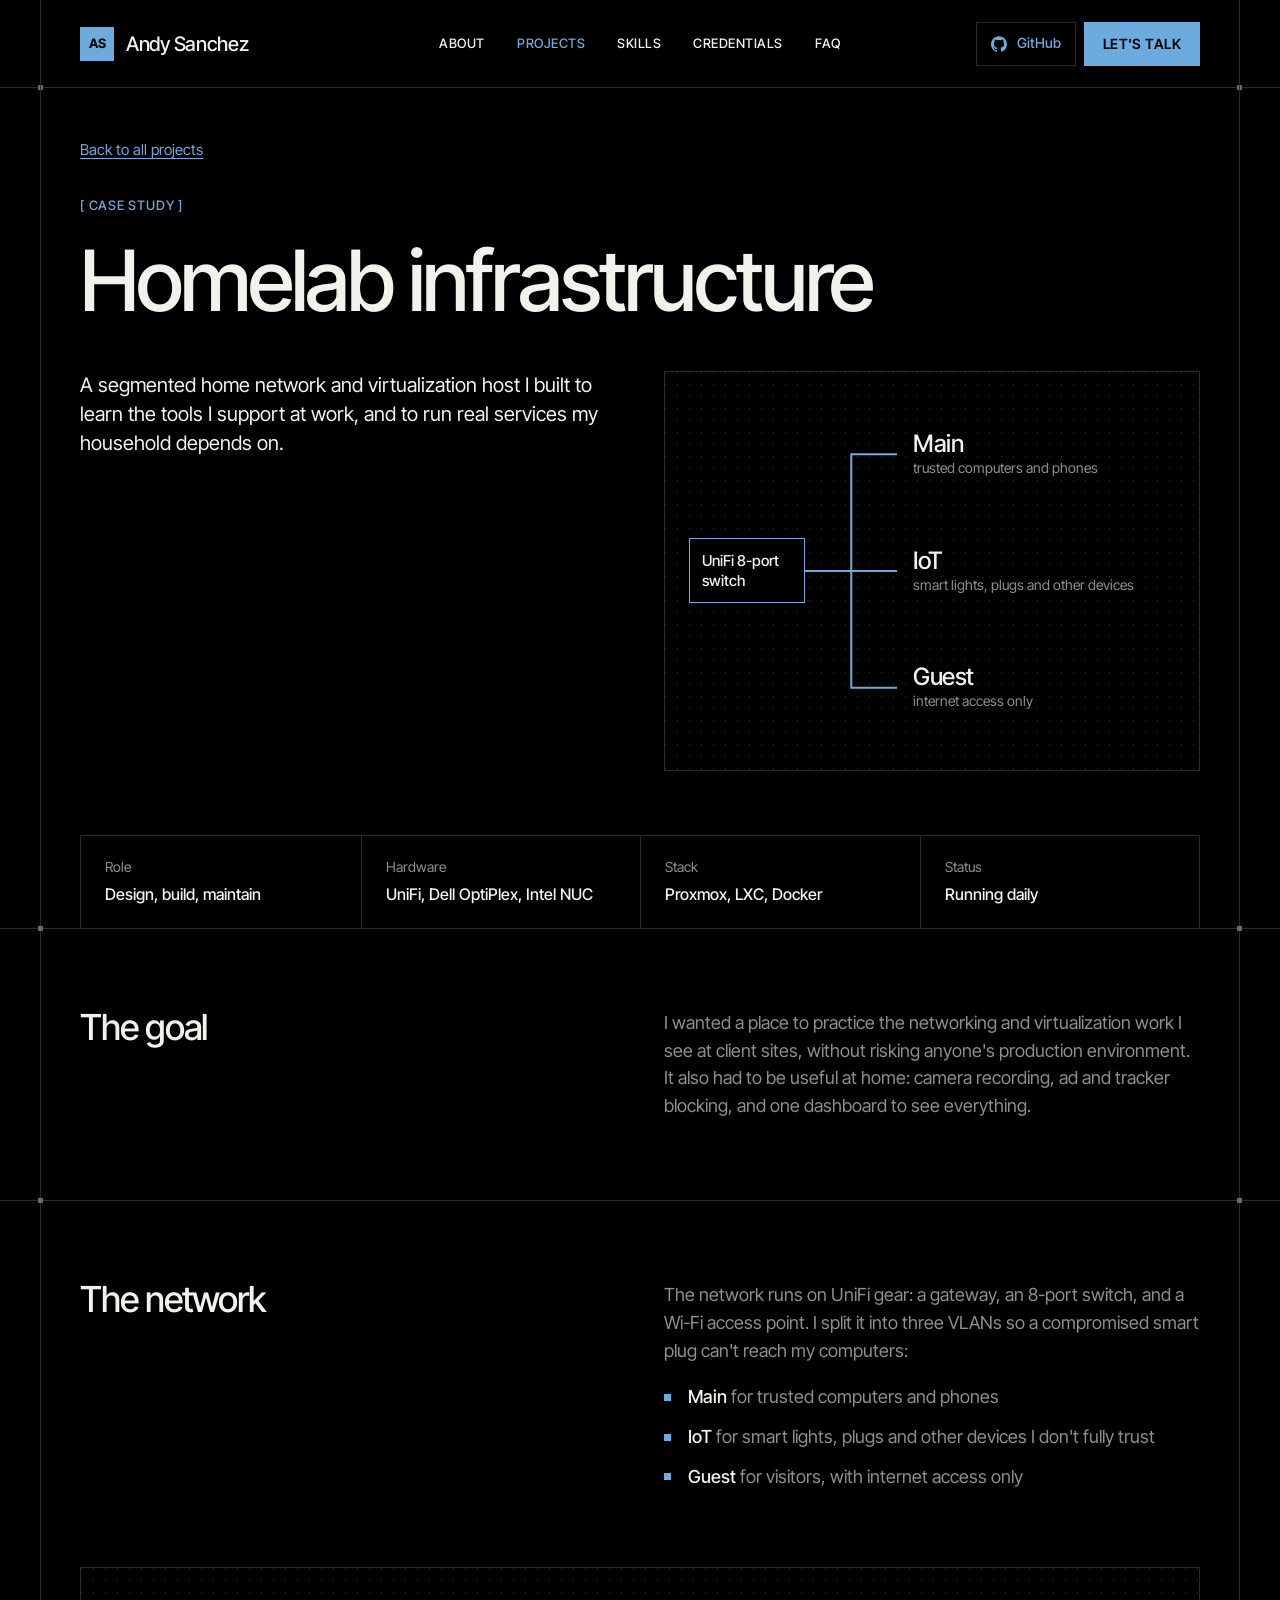
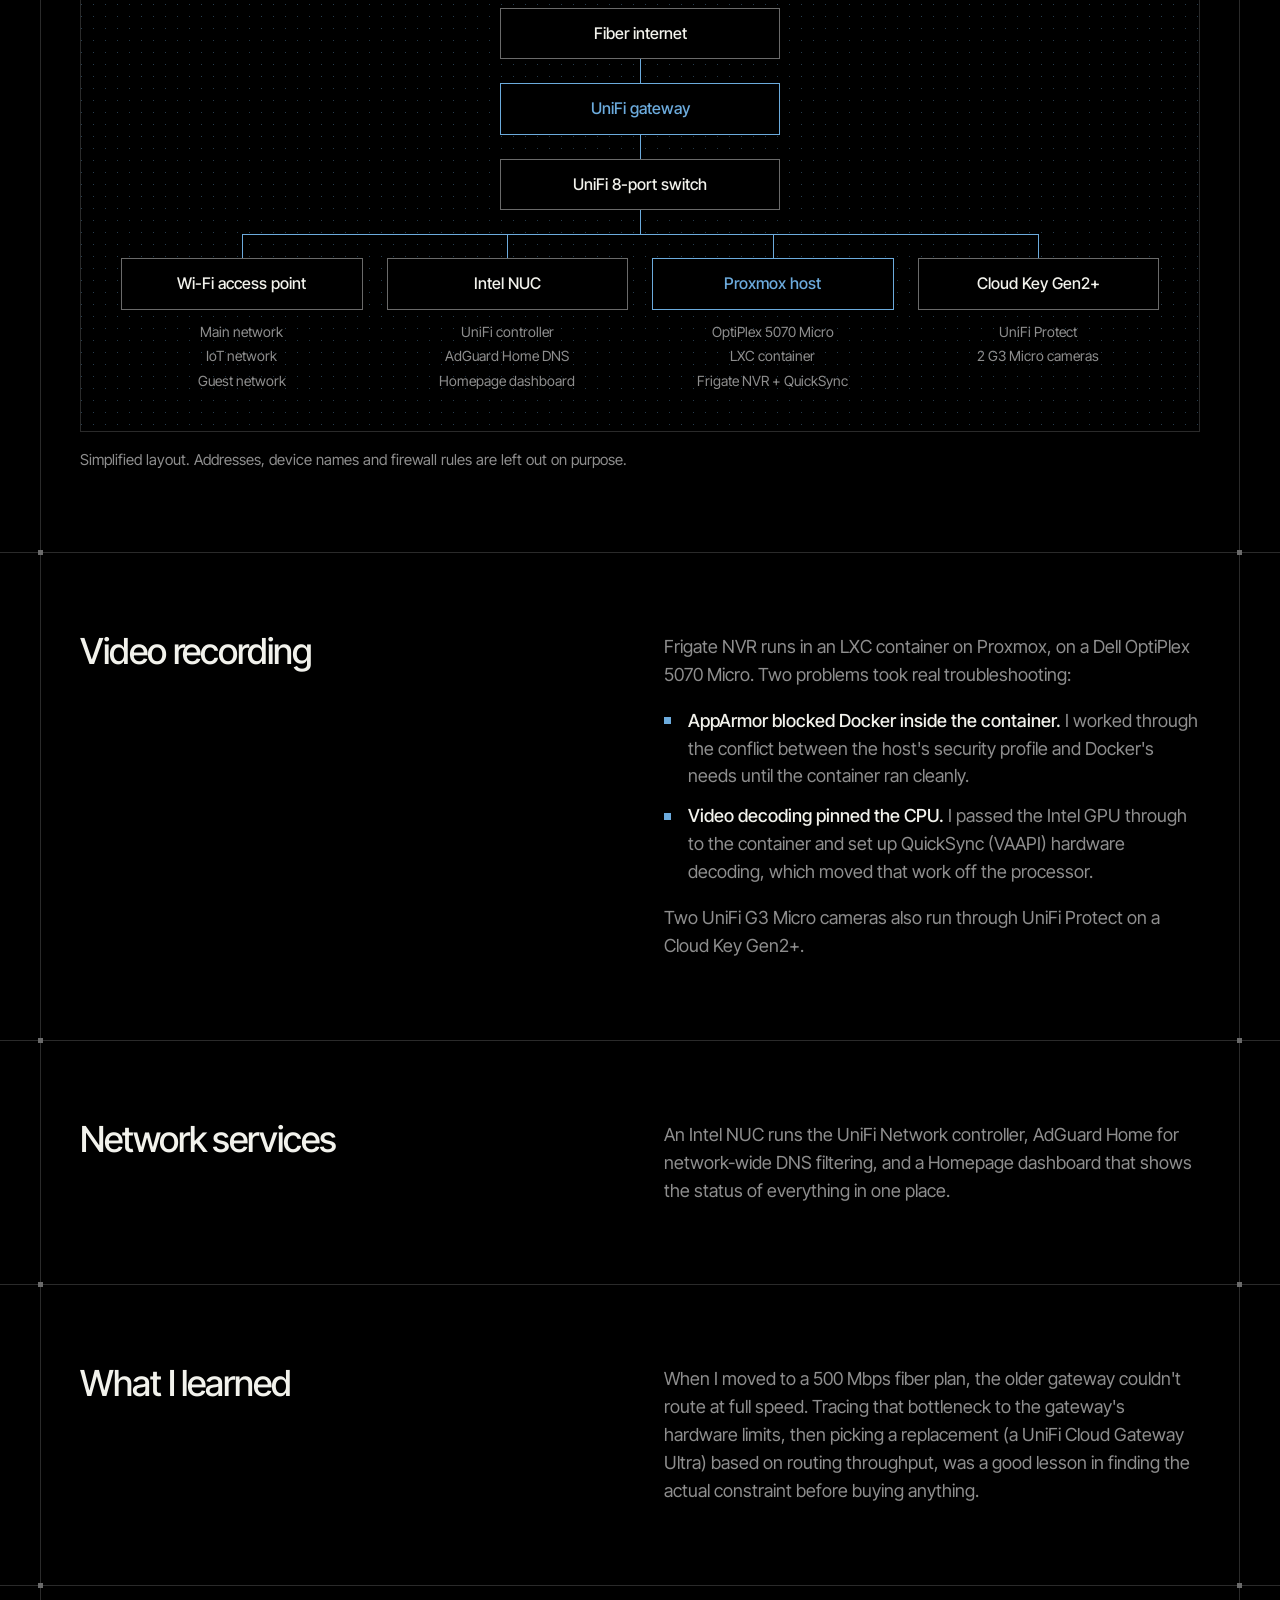
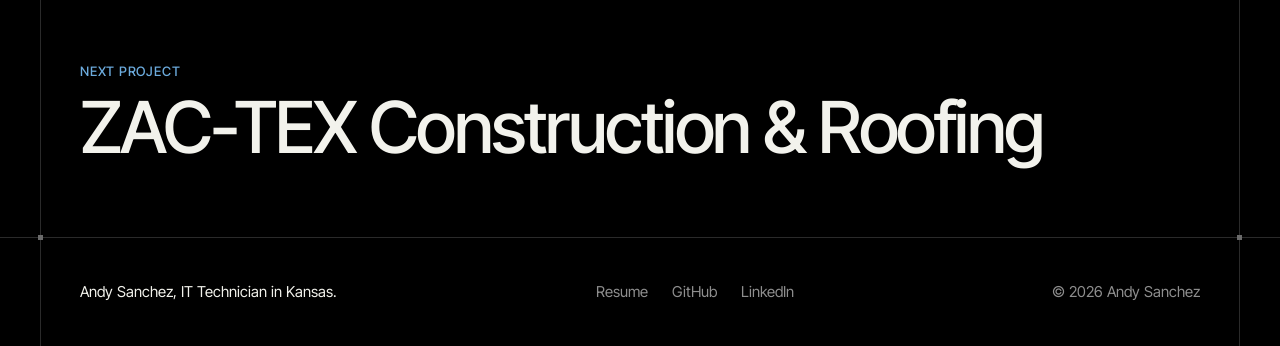
<file: projects/homelab.html>
<!doctype html>
<html lang="en">
<head>
  <meta charset="utf-8">
  <meta name="viewport" content="width=device-width, initial-scale=1, viewport-fit=cover">
  <title>Homelab infrastructure | Andy Sanchez</title>
  <meta name="description" content="A segmented home network and Proxmox virtualization host running Frigate NVR, DNS filtering and a service dashboard.">
  <meta property="og:title" content="Homelab infrastructure | Andy Sanchez">
  <meta property="og:description" content="A segmented home network and Proxmox virtualization host running Frigate NVR, DNS filtering and a service dashboard.">
  <meta property="og:type" content="article">
  <meta property="og:url" content="https://jasanchez.net/projects/homelab.html">
  <meta property="og:image" content="https://jasanchez.net/photos/share.jpg">
  <meta name="twitter:card" content="summary_large_image">
  <meta name="theme-color" content="#000000">
  <link rel="icon" href="data:image/svg+xml,%3Csvg%20xmlns%3D%22http%3A%2F%2Fwww.w3.org%2F2000%2Fsvg%22%20viewBox%3D%220%200%2032%2032%22%3E%3Crect%20width%3D%2232%22%20height%3D%2232%22%20fill%3D%22%236CABDD%22%2F%3E%3Cpath%20d%3D%22M8%208h16v16H8z%22%20fill%3D%22%23000%22%2F%3E%3C%2Fsvg%3E">
  <link rel="canonical" href="https://jasanchez.net/projects/homelab.html">
  <link rel="preconnect" href="https://fonts.googleapis.com">
  <link rel="preconnect" href="https://fonts.gstatic.com" crossorigin>
  <link href="https://fonts.googleapis.com/css2?family=Inter+Tight:wght@400;500;600;700&display=swap" rel="stylesheet">
  <link rel="stylesheet" href="../styles.css">
</head>
<body>
  <a class="skip" href="#main">Skip to content</a>

  <header class="nav">
    <div class="wrap nav-inner">
      <a class="brand" href="../index.html" aria-label="Andy Sanchez, home">
        <span class="brand-mark" aria-hidden="true">AS</span>
        <span>Andy Sanchez</span>
      </a>
      <button class="nav-toggle" aria-expanded="false" aria-controls="nav-links">Menu</button>
      <nav id="nav-links" class="nav-links" aria-label="Main">
        <div class="nav-center">
          <a href="../index.html#about">About</a>
          <a href="../index.html#projects" aria-current="page">Projects</a>
          <a href="../index.html#skills">Skills</a>
          <a href="../index.html#credentials">Credentials</a>
          <a href="../index.html#faq">FAQ</a>
        </div>
        <div class="nav-right">
          <a class="nav-site" href="https://github.com/Jose-A-Sanchez" aria-label="GitHub profile: Jose-A-Sanchez"><svg viewBox="0 0 24 24" aria-hidden="true"><path d="M12 .297c-6.63 0-12 5.373-12 12 0 5.303 3.438 9.8 8.205 11.385.6.113.82-.258.82-.577 0-.285-.01-1.04-.015-2.04-3.338.724-4.042-1.61-4.042-1.61C4.422 18.07 3.633 17.7 3.633 17.7c-1.087-.744.084-.729.084-.729 1.205.084 1.838 1.236 1.838 1.236 1.07 1.835 2.809 1.305 3.495.998.108-.776.417-1.305.76-1.605-2.665-.3-5.466-1.332-5.466-5.93 0-1.31.465-2.38 1.235-3.22-.135-.303-.54-1.523.105-3.176 0 0 1.005-.322 3.3 1.23.96-.267 1.98-.399 3-.405 1.02.006 2.04.138 3 .405 2.28-1.552 3.285-1.23 3.285-1.23.645 1.653.24 2.873.12 3.176.765.84 1.23 1.91 1.23 3.22 0 4.61-2.805 5.625-5.475 5.92.42.36.81 1.096.81 2.22 0 1.606-.015 2.896-.015 3.286 0 .315.21.69.825.57C20.565 22.092 24 17.592 24 12.297c0-6.627-5.373-12-12-12"/></svg><span>GitHub</span></a>
          <a class="btn btn-small" href="../index.html#contact">Let's talk</a>
        </div>
      </nav>
    </div>
  </header>

  <main id="main">
    <section class="case-hero">
      <div class="wrap">
        <a class="back" href="../index.html#projects">Back to all projects</a>
        <p class="tag">[ Case study ]</p>
        <h1>Homelab infrastructure</h1>
        <div class="case-hero__row">
          <p class="lede">A segmented home network and virtualization host I built to learn the tools I support at work, and to run real services my household depends on.</p>
          <div class="case-hero__visual"><div class="vlans" role="group" aria-label="Three VLANs leaving the UniFi switch">
  <div class="vlans__hub">UniFi 8-port switch</div>
  <svg class="vlans__wires" viewBox="0 0 100 300" preserveAspectRatio="none" aria-hidden="true">
    <path d="M0 150H50V50H100"/><path d="M0 150H100"/><path d="M0 150H50V250H100"/>
  </svg>
  <ul class="vlans__list">
    <li><b>Main</b><span>trusted computers and phones</span></li>
    <li><b>IoT</b><span>smart lights, plugs and other devices</span></li>
    <li><b>Guest</b><span>internet access only</span></li>
  </ul>
</div></div>
        </div>
        <dl class="facts">
          <div><dt>Role</dt><dd>Design, build, maintain</dd></div>
          <div><dt>Hardware</dt><dd>UniFi, Dell OptiPlex, Intel NUC</dd></div>
          <div><dt>Stack</dt><dd>Proxmox, LXC, Docker</dd></div>
          <div><dt>Status</dt><dd>Running daily</dd></div>
        </dl>
      </div>
    </section>

    <section class="case ruled">
      <div class="wrap case-body">
        <h2>The goal</h2>
        <div class="content">
          <p>I wanted a place to practice the networking and virtualization work I see at client sites, without risking anyone's production environment. It also had to be useful at home: camera recording, ad and tracker blocking, and one dashboard to see everything.</p>
        </div>
      </div>
    </section>

    <section class="case ruled">
      <div class="wrap case-body">
        <h2>The network</h2>
        <div class="content">
          <p>The network runs on UniFi gear: a gateway, an 8-port switch, and a Wi-Fi access point. I split it into three VLANs so a compromised smart plug can't reach my computers:</p>
          <ul>
            <li><strong>Main</strong> for trusted computers and phones</li>
            <li><strong>IoT</strong> for smart lights, plugs and other devices I don't fully trust</li>
            <li><strong>Guest</strong> for visitors, with internet access only</li>
          </ul>
        </div>
        <figure class="diagram">
            <p class="sr-only">Homelab network: fiber internet to a UniFi gateway and switch, which connects an access point with three networks, a NUC running network services, a Proxmox host running Frigate, and a Cloud Key running UniFi Protect with two cameras.</p>
            <div class="topo">
              <div class="topo__chain">
                <span class="node">Fiber internet</span><span class="wire"></span>
                <span class="node node--key">UniFi gateway</span><span class="wire"></span>
                <span class="node">UniFi 8-port switch</span><span class="wire"></span>
              </div>
              <div class="topo__bus">
                <div class="topo__col"><span class="node">Wi-Fi access point</span><ul><li>Main network</li><li>IoT network</li><li>Guest network</li></ul></div>
                <div class="topo__col"><span class="node">Intel NUC</span><ul><li>UniFi controller</li><li>AdGuard Home DNS</li><li>Homepage dashboard</li></ul></div>
                <div class="topo__col"><span class="node node--key">Proxmox host</span><ul><li>OptiPlex 5070 Micro</li><li>LXC container</li><li>Frigate NVR + QuickSync</li></ul></div>
                <div class="topo__col"><span class="node">Cloud Key Gen2+</span><ul><li>UniFi Protect</li><li>2 G3 Micro cameras</li></ul></div>
              </div>
            </div>
            <figcaption>Simplified layout. Addresses, device names and firewall rules are left out on purpose.</figcaption>
          </figure>
      </div>
    </section>

    <section class="case ruled">
      <div class="wrap case-body">
        <h2>Video recording</h2>
        <div class="content">
          <p>Frigate NVR runs in an LXC container on Proxmox, on a Dell OptiPlex 5070 Micro. Two problems took real troubleshooting:</p>
          <ul>
            <li><strong>AppArmor blocked Docker inside the container.</strong> I worked through the conflict between the host's security profile and Docker's needs until the container ran cleanly.</li>
            <li><strong>Video decoding pinned the CPU.</strong> I passed the Intel GPU through to the container and set up QuickSync (VAAPI) hardware decoding, which moved that work off the processor.</li>
          </ul>
          <p>Two UniFi G3 Micro cameras also run through UniFi Protect on a Cloud Key Gen2+.</p>
        </div>
      </div>
    </section>

    <section class="case ruled">
      <div class="wrap case-body">
        <h2>Network services</h2>
        <div class="content">
          <p>An Intel NUC runs the UniFi Network controller, AdGuard Home for network-wide DNS filtering, and a Homepage dashboard that shows the status of everything in one place.</p>
        </div>
      </div>
    </section>

    <section class="case ruled">
      <div class="wrap case-body">
        <h2>What I learned</h2>
        <div class="content">
          <p>When I moved to a 500 Mbps fiber plan, the older gateway couldn't route at full speed. Tracing that bottleneck to the gateway's hardware limits, then picking a replacement (a UniFi Cloud Gateway Ultra) based on routing throughput, was a good lesson in finding the actual constraint before buying anything.</p>
          <!-- TODO (Andy): replace or add to this section in your own words. Recruiters can tell. -->
        </div>
      </div>
    </section>

    <section class="next-project ruled">
      <div class="wrap">
        <a href="zactex.html"><span>Next project</span><strong>ZAC-TEX Construction & Roofing</strong></a>
      </div>
    </section>
  </main>

  <footer class="footer ruled">
    <div class="wrap footer-inner">
      <p>Andy Sanchez, IT Technician in Kansas.</p>
      <nav aria-label="Footer">
        <a href="../resume.pdf">Resume</a>
        <a href="https://github.com/Jose-A-Sanchez">GitHub</a>
        <a href="https://www.linkedin.com/in/YOUR-HANDLE">LinkedIn</a>
      </nav>
      <p class="muted">&copy; <span id="year">2026</span> Andy Sanchez</p>
    </div>
  </footer>

  <script src="../script.js"></script>
</body>
</html>
</file>
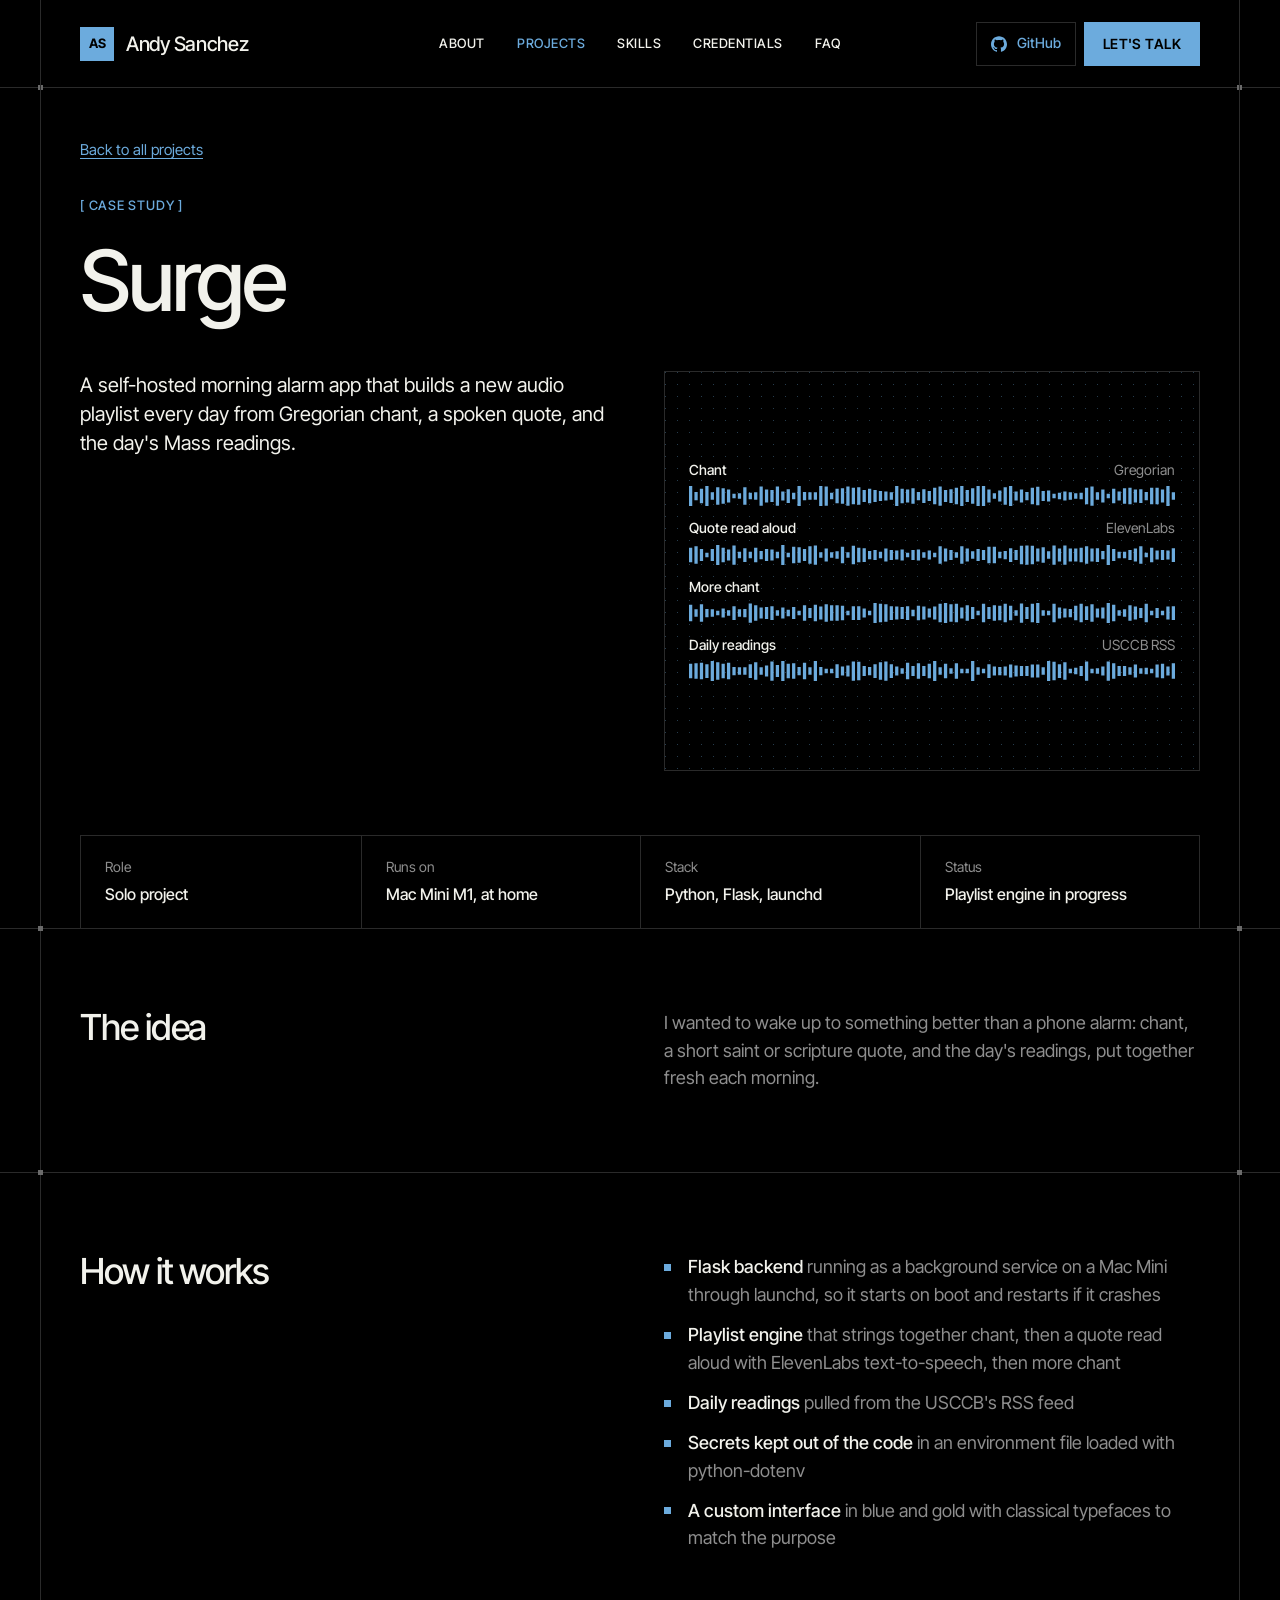
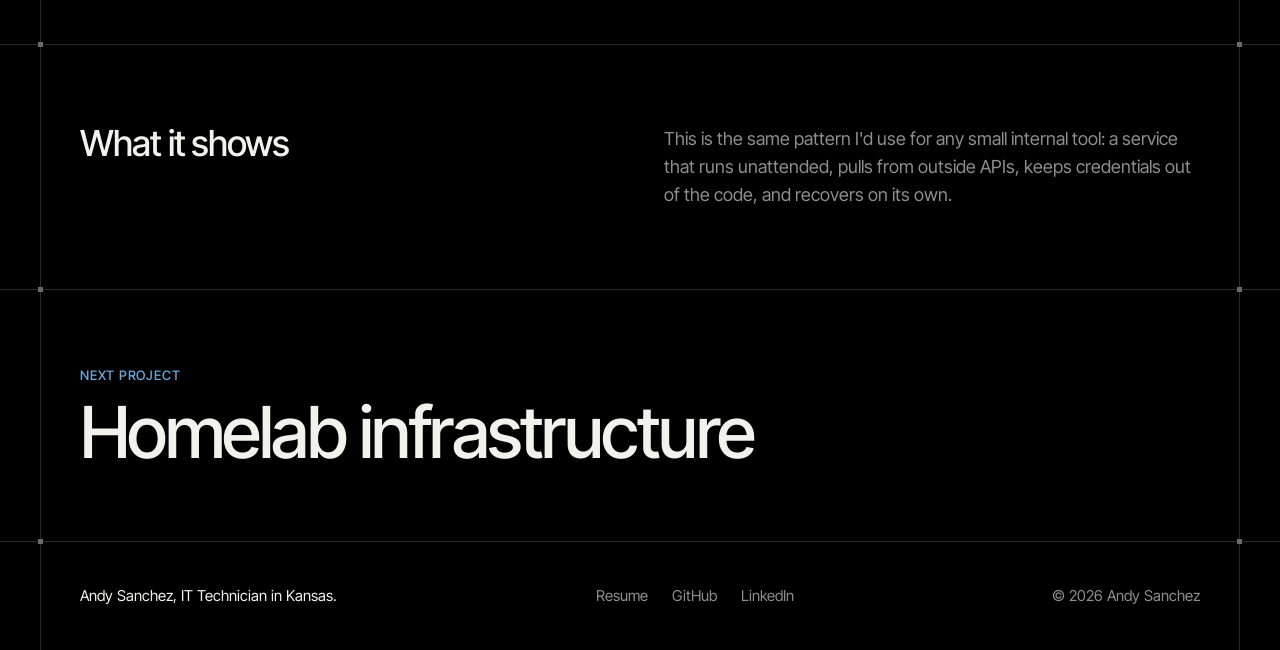
<file: projects/surge.html>
<!doctype html>
<html lang="en">
<head>
  <meta charset="utf-8">
  <meta name="viewport" content="width=device-width, initial-scale=1, viewport-fit=cover">
  <title>Surge | Andy Sanchez</title>
  <meta name="description" content="A self-hosted Flask app that builds a morning alarm playlist from chant, text-to-speech, and the day's readings.">
  <meta property="og:title" content="Surge | Andy Sanchez">
  <meta property="og:description" content="A self-hosted Flask app that builds a morning alarm playlist from chant, text-to-speech, and the day's readings.">
  <meta property="og:type" content="article">
  <meta property="og:url" content="https://jasanchez.net/projects/surge.html">
  <meta property="og:image" content="https://jasanchez.net/photos/share.jpg">
  <meta name="twitter:card" content="summary_large_image">
  <meta name="theme-color" content="#000000">
  <link rel="icon" href="data:image/svg+xml,%3Csvg%20xmlns%3D%22http%3A%2F%2Fwww.w3.org%2F2000%2Fsvg%22%20viewBox%3D%220%200%2032%2032%22%3E%3Crect%20width%3D%2232%22%20height%3D%2232%22%20fill%3D%22%236CABDD%22%2F%3E%3Cpath%20d%3D%22M8%208h16v16H8z%22%20fill%3D%22%23000%22%2F%3E%3C%2Fsvg%3E">
  <link rel="canonical" href="https://jasanchez.net/projects/surge.html">
  <link rel="preconnect" href="https://fonts.googleapis.com">
  <link rel="preconnect" href="https://fonts.gstatic.com" crossorigin>
  <link href="https://fonts.googleapis.com/css2?family=Inter+Tight:wght@400;500;600;700&display=swap" rel="stylesheet">
  <link rel="stylesheet" href="../styles.css">
</head>
<body>
  <a class="skip" href="#main">Skip to content</a>

  <header class="nav">
    <div class="wrap nav-inner">
      <a class="brand" href="../index.html" aria-label="Andy Sanchez, home">
        <span class="brand-mark" aria-hidden="true">AS</span>
        <span>Andy Sanchez</span>
      </a>
      <button class="nav-toggle" aria-expanded="false" aria-controls="nav-links">Menu</button>
      <nav id="nav-links" class="nav-links" aria-label="Main">
        <div class="nav-center">
          <a href="../index.html#about">About</a>
          <a href="../index.html#projects" aria-current="page">Projects</a>
          <a href="../index.html#skills">Skills</a>
          <a href="../index.html#credentials">Credentials</a>
          <a href="../index.html#faq">FAQ</a>
        </div>
        <div class="nav-right">
          <a class="nav-site" href="https://github.com/Jose-A-Sanchez" aria-label="GitHub profile: Jose-A-Sanchez"><svg viewBox="0 0 24 24" aria-hidden="true"><path d="M12 .297c-6.63 0-12 5.373-12 12 0 5.303 3.438 9.8 8.205 11.385.6.113.82-.258.82-.577 0-.285-.01-1.04-.015-2.04-3.338.724-4.042-1.61-4.042-1.61C4.422 18.07 3.633 17.7 3.633 17.7c-1.087-.744.084-.729.084-.729 1.205.084 1.838 1.236 1.838 1.236 1.07 1.835 2.809 1.305 3.495.998.108-.776.417-1.305.76-1.605-2.665-.3-5.466-1.332-5.466-5.93 0-1.31.465-2.38 1.235-3.22-.135-.303-.54-1.523.105-3.176 0 0 1.005-.322 3.3 1.23.96-.267 1.98-.399 3-.405 1.02.006 2.04.138 3 .405 2.28-1.552 3.285-1.23 3.285-1.23.645 1.653.24 2.873.12 3.176.765.84 1.23 1.91 1.23 3.22 0 4.61-2.805 5.625-5.475 5.92.42.36.81 1.096.81 2.22 0 1.606-.015 2.896-.015 3.286 0 .315.21.69.825.57C20.565 22.092 24 17.592 24 12.297c0-6.627-5.373-12-12-12"/></svg><span>GitHub</span></a>
          <a class="btn btn-small" href="../index.html#contact">Let's talk</a>
        </div>
      </nav>
    </div>
  </header>

  <main id="main">
    <section class="case-hero">
      <div class="wrap">
        <a class="back" href="../index.html#projects">Back to all projects</a>
        <p class="tag">[ Case study ]</p>
        <h1>Surge</h1>
        <div class="case-hero__row">
          <p class="lede">A self-hosted morning alarm app that builds a new audio playlist every day from Gregorian chant, a spoken quote, and the day's Mass readings.</p>
          <div class="case-hero__visual"><div class="playlist" role="group" aria-label="The morning playlist, in order">
  <div class="track"><p class="track__name">Chant <span>Gregorian</span></p><svg viewBox="0 0 448 24" preserveAspectRatio="none" aria-hidden="true"><path d="M0 1h3v22h-3zM5 7.5h3v9h-3zM10 4h3v16h-3zM15 1h3v22h-3zM20 8h3v8h-3zM25 2.5h3v19h-3zM30 3.5h3v17h-3zM35 5h3v14h-3zM40 9.5h3v5h-3zM45 9h3v6h-3zM50 2.5h3v19h-3zM55 8.5h3v7h-3zM60 8h3v8h-3zM65 1.5h3v21h-3zM70 5h3v14h-3zM75 5.5h3v13h-3zM80 1.5h3v21h-3zM85 7h3v10h-3zM90 4.5h3v15h-3zM95 8.5h3v7h-3zM100 1h3v22h-3zM105 7.5h3v9h-3zM110 8h3v8h-3zM115 8h3v8h-3zM120 1h3v22h-3zM125 1.5h3v21h-3zM130 8.5h3v7h-3zM135 4h3v16h-3zM140 3.5h3v17h-3zM145 1.5h3v21h-3zM150 3h3v18h-3zM155 2.5h3v19h-3zM160 5.5h3v13h-3zM165 4h3v16h-3zM170 5.5h3v13h-3zM175 6.5h3v11h-3zM180 7h3v10h-3zM185 8h3v8h-3zM190 1h3v22h-3zM195 4h3v16h-3zM200 5h3v14h-3zM205 3.5h3v17h-3zM210 7.5h3v9h-3zM215 4.5h3v15h-3zM220 6.5h3v11h-3zM225 3h3v18h-3zM230 1.5h3v21h-3zM235 5.5h3v13h-3zM240 4.5h3v15h-3zM245 3h3v18h-3zM250 1h3v22h-3zM255 5.5h3v13h-3zM260 3.5h3v17h-3zM265 1h3v22h-3zM270 1h3v22h-3zM275 5h3v14h-3zM280 9h3v6h-3zM285 6h3v12h-3zM290 2.5h3v19h-3zM295 1h3v22h-3zM300 7h3v10h-3zM305 5h3v14h-3zM310 7.5h3v9h-3zM315 3h3v18h-3zM320 2h3v20h-3zM325 6.5h3v11h-3zM330 6h3v12h-3zM335 9.5h3v5h-3zM340 8.5h3v7h-3zM345 7h3v10h-3zM350 8h3v8h-3zM355 9h3v6h-3zM360 8.5h3v7h-3zM365 3h3v18h-3zM370 1.5h3v21h-3zM375 8h3v8h-3zM380 5h3v14h-3zM385 9.5h3v5h-3zM390 4h3v16h-3zM395 7h3v10h-3zM400 3.5h3v17h-3zM405 3h3v18h-3zM410 5h3v14h-3zM415 4.5h3v15h-3zM420 7.5h3v9h-3zM425 3h3v18h-3zM430 3h3v18h-3zM435 5h3v14h-3zM440 1h3v22h-3zM445 8h3v8h-3z"/></svg></div>
  <div class="track"><p class="track__name">Quote read aloud <span>ElevenLabs</span></p><svg viewBox="0 0 448 24" preserveAspectRatio="none" aria-hidden="true"><path d="M0 4h3v16h-3zM5 2.5h3v19h-3zM10 5.5h3v13h-3zM15 9.5h3v5h-3zM20 5.5h3v13h-3zM25 1h3v22h-3zM30 4h3v16h-3zM35 6h3v12h-3zM40 1.5h3v21h-3zM45 8.5h3v7h-3zM50 4.5h3v15h-3zM55 8.5h3v7h-3zM60 4h3v16h-3zM65 7.5h3v9h-3zM70 5.5h3v13h-3zM75 6h3v12h-3zM80 8.5h3v7h-3zM85 1h3v22h-3zM90 9.5h3v5h-3zM95 3h3v18h-3zM100 3.5h3v17h-3zM105 5.5h3v13h-3zM110 2.5h3v19h-3zM115 1.5h3v21h-3zM120 9h3v6h-3zM125 5h3v14h-3zM130 9h3v6h-3zM135 8h3v8h-3zM140 3h3v18h-3zM145 9h3v6h-3zM150 2h3v20h-3zM155 4h3v16h-3zM160 4.5h3v15h-3zM165 7.5h3v9h-3zM170 6.5h3v11h-3zM175 8.5h3v7h-3zM180 5h3v14h-3zM185 6.5h3v11h-3zM190 7h3v10h-3zM195 6h3v12h-3zM200 9.5h3v5h-3zM205 6.5h3v11h-3zM210 6h3v12h-3zM215 9h3v6h-3zM220 7h3v10h-3zM225 9.5h3v5h-3zM230 2.5h3v19h-3zM235 5h3v14h-3zM240 6.5h3v11h-3zM245 9h3v6h-3zM250 2.5h3v19h-3zM255 5h3v14h-3zM260 8h3v8h-3zM265 5.5h3v13h-3zM270 6.5h3v11h-3zM275 3h3v18h-3zM280 3h3v18h-3zM285 8.5h3v7h-3zM290 7.5h3v9h-3zM295 4.5h3v15h-3zM300 6.5h3v11h-3zM305 2h3v20h-3zM310 1.5h3v21h-3zM315 2h3v20h-3zM320 5h3v14h-3zM325 3.5h3v17h-3zM330 8h3v8h-3zM335 1.5h3v21h-3zM340 5h3v14h-3zM345 1.5h3v21h-3zM350 5h3v14h-3zM355 5h3v14h-3zM360 4h3v16h-3zM365 2.5h3v19h-3zM370 5h3v14h-3zM375 4.5h3v15h-3zM380 7.5h3v9h-3zM385 1h3v22h-3zM390 5.5h3v13h-3zM395 8.5h3v7h-3zM400 8.5h3v7h-3zM405 6.5h3v11h-3zM410 5h3v14h-3zM415 2.5h3v19h-3zM420 9.5h3v5h-3zM425 4h3v16h-3zM430 7h3v10h-3zM435 6.5h3v11h-3zM440 7h3v10h-3zM445 4.5h3v15h-3z"/></svg></div>
  <div class="track"><p class="track__name">More chant</p><svg viewBox="0 0 448 24" preserveAspectRatio="none" aria-hidden="true"><path d="M0 3h3v18h-3zM5 8h3v8h-3zM10 2.5h3v19h-3zM15 7.5h3v9h-3zM20 8h3v8h-3zM25 9.5h3v5h-3zM30 7h3v10h-3zM35 9h3v6h-3zM40 4.5h3v15h-3zM45 8h3v8h-3zM50 7.5h3v9h-3zM55 1.5h3v21h-3zM60 3.5h3v17h-3zM65 6h3v12h-3zM70 5.5h3v13h-3zM75 4.5h3v15h-3zM80 9h3v6h-3zM85 6h3v12h-3zM90 8.5h3v7h-3zM95 5.5h3v13h-3zM100 9.5h3v5h-3zM105 3.5h3v17h-3zM110 6.5h3v11h-3zM115 3h3v18h-3zM120 5h3v14h-3zM125 2.5h3v19h-3zM130 3.5h3v17h-3zM135 3.5h3v17h-3zM140 4h3v16h-3zM145 9.5h3v5h-3zM150 4.5h3v15h-3zM155 4.5h3v15h-3zM160 7h3v10h-3zM165 9.5h3v5h-3zM170 1h3v22h-3zM175 2h3v20h-3zM180 2.5h3v19h-3zM185 4.5h3v15h-3zM190 5h3v14h-3zM195 5.5h3v13h-3zM200 4.5h3v15h-3zM205 8.5h3v7h-3zM210 4h3v16h-3zM215 5h3v14h-3zM220 7h3v10h-3zM225 5h3v14h-3zM230 2h3v20h-3zM235 1h3v22h-3zM240 2.5h3v19h-3zM245 2h3v20h-3zM250 6h3v12h-3zM255 3.5h3v17h-3zM260 5.5h3v13h-3zM265 9.5h3v5h-3zM270 2h3v20h-3zM275 5.5h3v13h-3zM280 3.5h3v17h-3zM285 4h3v16h-3zM290 2h3v20h-3zM295 4h3v16h-3zM300 9h3v6h-3zM305 1.5h3v21h-3zM310 5.5h3v13h-3zM315 2h3v20h-3zM320 1h3v22h-3zM325 9h3v6h-3zM330 9.5h3v5h-3zM335 2h3v20h-3zM340 6h3v12h-3zM345 7h3v10h-3zM350 7.5h3v9h-3zM355 4h3v16h-3zM360 2h3v20h-3zM365 4.5h3v15h-3zM370 2.5h3v19h-3zM375 7h3v10h-3zM380 6h3v12h-3zM385 1h3v22h-3zM390 3h3v18h-3zM395 9h3v6h-3zM400 8h3v8h-3zM405 3.5h3v17h-3zM410 5h3v14h-3zM415 6.5h3v11h-3zM420 2h3v20h-3zM425 9.5h3v5h-3zM430 6.5h3v11h-3zM435 9.5h3v5h-3zM440 5h3v14h-3zM445 4.5h3v15h-3z"/></svg></div>
  <div class="track"><p class="track__name">Daily readings <span>USCCB RSS</span></p><svg viewBox="0 0 448 24" preserveAspectRatio="none" aria-hidden="true"><path d="M0 4h3v16h-3zM5 3.5h3v17h-3zM10 3h3v18h-3zM15 4.5h3v15h-3zM20 1h3v22h-3zM25 2.5h3v19h-3zM30 4h3v16h-3zM35 3h3v18h-3zM40 7.5h3v9h-3zM45 8h3v8h-3zM50 8h3v8h-3zM55 4.5h3v15h-3zM60 2.5h3v19h-3zM65 8h3v8h-3zM70 6h3v12h-3zM75 1.5h3v21h-3zM80 5.5h3v13h-3zM85 1h3v22h-3zM90 4h3v16h-3zM95 3.5h3v17h-3zM100 7.5h3v9h-3zM105 3h3v18h-3zM110 8h3v8h-3zM115 1h3v22h-3zM120 7.5h3v9h-3zM125 9.5h3v5h-3zM130 9.5h3v5h-3zM135 4.5h3v15h-3zM140 7h3v10h-3zM145 6h3v12h-3zM150 1.5h3v21h-3zM155 2h3v20h-3zM160 6.5h3v11h-3zM165 7.5h3v9h-3zM170 4.5h3v15h-3zM175 2.5h3v19h-3zM180 1.5h3v21h-3zM185 4.5h3v15h-3zM190 7h3v10h-3zM195 9h3v6h-3zM200 3h3v18h-3zM205 6.5h3v11h-3zM210 3.5h3v17h-3zM215 6.5h3v11h-3zM220 4h3v16h-3zM225 1h3v22h-3zM230 8h3v8h-3zM235 4h3v16h-3zM240 9h3v6h-3zM245 3.5h3v17h-3zM250 9.5h3v5h-3zM255 9.5h3v5h-3zM260 1h3v22h-3zM265 8h3v8h-3zM270 9.5h3v5h-3zM275 4.5h3v15h-3zM280 7h3v10h-3zM285 7.5h3v9h-3zM290 7h3v10h-3zM295 5h3v14h-3zM300 6h3v12h-3zM305 6.5h3v11h-3zM310 6.5h3v11h-3zM315 5h3v14h-3zM320 5h3v14h-3zM325 8h3v8h-3zM330 1h3v22h-3zM335 2h3v20h-3zM340 4.5h3v15h-3zM345 2.5h3v19h-3zM350 9.5h3v5h-3zM355 8.5h3v7h-3zM360 6.5h3v11h-3zM365 1.5h3v21h-3zM370 9.5h3v5h-3zM375 9h3v6h-3zM380 7h3v10h-3zM385 1.5h3v21h-3zM390 3.5h3v17h-3zM395 6.5h3v11h-3zM400 6.5h3v11h-3zM405 8h3v8h-3zM410 5h3v14h-3zM415 9h3v6h-3zM420 8.5h3v7h-3zM425 9.5h3v5h-3zM430 5h3v14h-3zM435 4h3v16h-3zM440 7h3v10h-3zM445 3.5h3v17h-3z"/></svg></div>
</div></div>
        </div>
        <dl class="facts">
          <div><dt>Role</dt><dd>Solo project</dd></div>
          <div><dt>Runs on</dt><dd>Mac Mini M1, at home</dd></div>
          <div><dt>Stack</dt><dd>Python, Flask, launchd</dd></div>
          <div><dt>Status</dt><dd>Playlist engine in progress</dd></div>
        </dl>
      </div>
    </section>

    <section class="case ruled">
      <div class="wrap case-body">
        <h2>The idea</h2>
        <div class="content">
          <p>I wanted to wake up to something better than a phone alarm: chant, a short saint or scripture quote, and the day's readings, put together fresh each morning.</p>
        </div>
      </div>
    </section>

    <section class="case ruled">
      <div class="wrap case-body">
        <h2>How it works</h2>
        <div class="content">
          <ul>
            <li><strong>Flask backend</strong> running as a background service on a Mac Mini through launchd, so it starts on boot and restarts if it crashes</li>
            <li><strong>Playlist engine</strong> that strings together chant, then a quote read aloud with ElevenLabs text-to-speech, then more chant</li>
            <li><strong>Daily readings</strong> pulled from the USCCB's RSS feed</li>
            <li><strong>Secrets kept out of the code</strong> in an environment file loaded with python-dotenv</li>
            <li><strong>A custom interface</strong> in blue and gold with classical typefaces to match the purpose</li>
          </ul>
        </div>
      </div>
    </section>

    <section class="case ruled">
      <div class="wrap case-body">
        <h2>What it shows</h2>
        <div class="content">
          <p>This is the same pattern I'd use for any small internal tool: a service that runs unattended, pulls from outside APIs, keeps credentials out of the code, and recovers on its own.</p>
          <!-- TODO (Andy): replace or add to this section in your own words. Recruiters can tell. -->
        </div>
      </div>
    </section>

    <section class="next-project ruled">
      <div class="wrap">
        <a href="homelab.html"><span>Next project</span><strong>Homelab infrastructure</strong></a>
      </div>
    </section>
  </main>

  <footer class="footer ruled">
    <div class="wrap footer-inner">
      <p>Andy Sanchez, IT Technician in Kansas.</p>
      <nav aria-label="Footer">
        <a href="../resume.pdf">Resume</a>
        <a href="https://github.com/Jose-A-Sanchez">GitHub</a>
        <a href="https://www.linkedin.com/in/YOUR-HANDLE">LinkedIn</a>
      </nav>
      <p class="muted">&copy; <span id="year">2026</span> Andy Sanchez</p>
    </div>
  </footer>

  <script src="../script.js"></script>
</body>
</html>
</file>
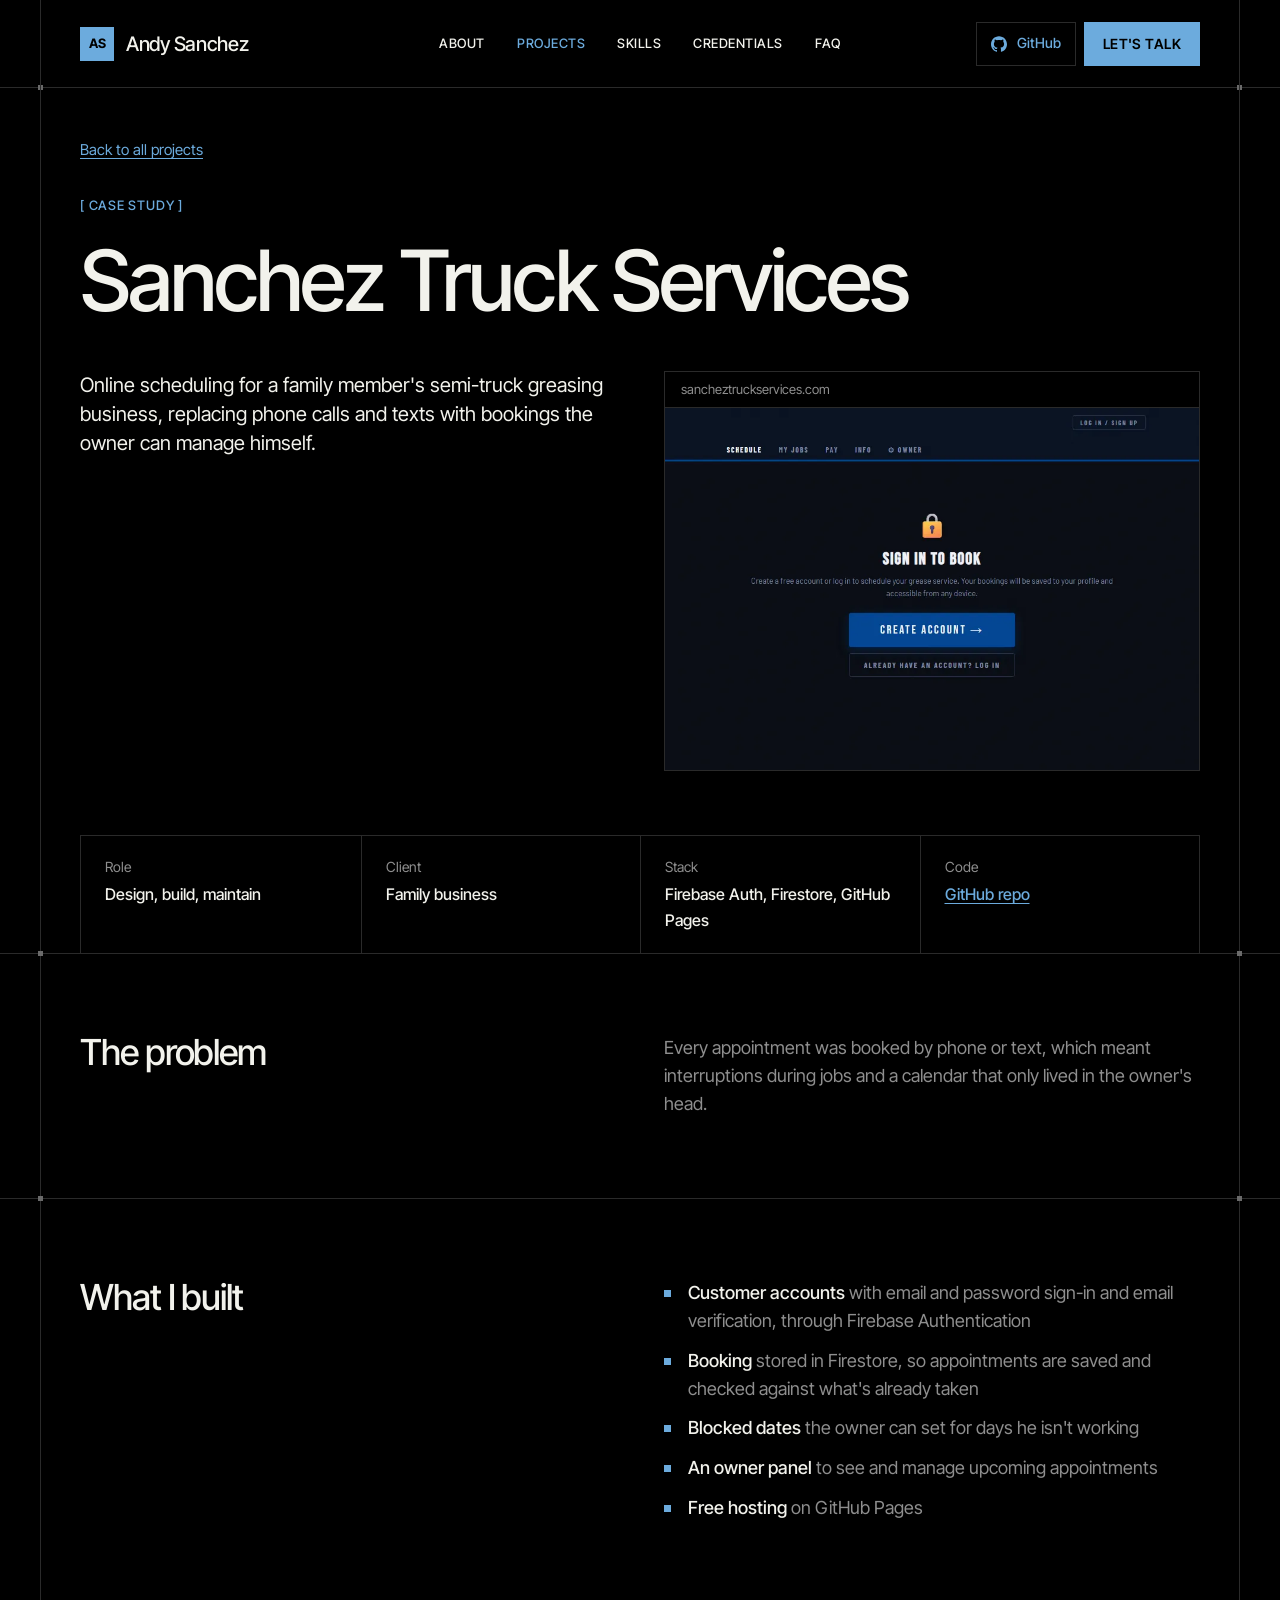
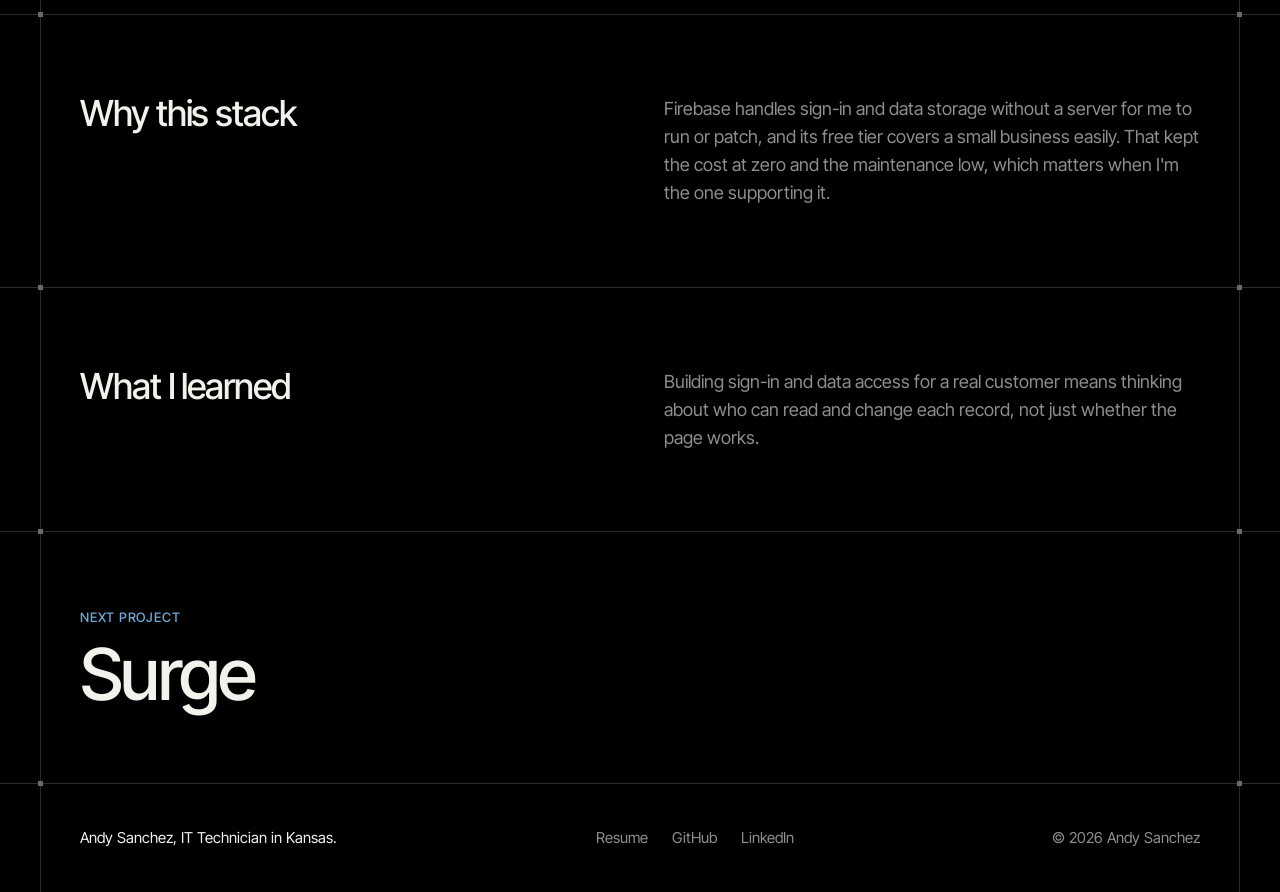
<file: projects/truck-services.html>
<!doctype html>
<html lang="en">
<head>
  <meta charset="utf-8">
  <meta name="viewport" content="width=device-width, initial-scale=1, viewport-fit=cover">
  <title>Sanchez Truck Services | Andy Sanchez</title>
  <meta name="description" content="An online scheduling site with customer accounts and an owner panel for a semi-truck greasing business.">
  <meta property="og:title" content="Sanchez Truck Services | Andy Sanchez">
  <meta property="og:description" content="An online scheduling site with customer accounts and an owner panel for a semi-truck greasing business.">
  <meta property="og:type" content="article">
  <meta property="og:url" content="https://jasanchez.net/projects/truck-services.html">
  <meta property="og:image" content="https://jasanchez.net/photos/share.jpg">
  <meta name="twitter:card" content="summary_large_image">
  <meta name="theme-color" content="#000000">
  <link rel="icon" href="data:image/svg+xml,%3Csvg%20xmlns%3D%22http%3A%2F%2Fwww.w3.org%2F2000%2Fsvg%22%20viewBox%3D%220%200%2032%2032%22%3E%3Crect%20width%3D%2232%22%20height%3D%2232%22%20fill%3D%22%236CABDD%22%2F%3E%3Cpath%20d%3D%22M8%208h16v16H8z%22%20fill%3D%22%23000%22%2F%3E%3C%2Fsvg%3E">
  <link rel="canonical" href="https://jasanchez.net/projects/truck-services.html">
  <link rel="preconnect" href="https://fonts.googleapis.com">
  <link rel="preconnect" href="https://fonts.gstatic.com" crossorigin>
  <link href="https://fonts.googleapis.com/css2?family=Inter+Tight:wght@400;500;600;700&display=swap" rel="stylesheet">
  <link rel="stylesheet" href="../styles.css">
</head>
<body>
  <a class="skip" href="#main">Skip to content</a>

  <header class="nav">
    <div class="wrap nav-inner">
      <a class="brand" href="../index.html" aria-label="Andy Sanchez, home">
        <span class="brand-mark" aria-hidden="true">AS</span>
        <span>Andy Sanchez</span>
      </a>
      <button class="nav-toggle" aria-expanded="false" aria-controls="nav-links">Menu</button>
      <nav id="nav-links" class="nav-links" aria-label="Main">
        <div class="nav-center">
          <a href="../index.html#about">About</a>
          <a href="../index.html#projects" aria-current="page">Projects</a>
          <a href="../index.html#skills">Skills</a>
          <a href="../index.html#credentials">Credentials</a>
          <a href="../index.html#faq">FAQ</a>
        </div>
        <div class="nav-right">
          <a class="nav-site" href="https://github.com/Jose-A-Sanchez" aria-label="GitHub profile: Jose-A-Sanchez"><svg viewBox="0 0 24 24" aria-hidden="true"><path d="M12 .297c-6.63 0-12 5.373-12 12 0 5.303 3.438 9.8 8.205 11.385.6.113.82-.258.82-.577 0-.285-.01-1.04-.015-2.04-3.338.724-4.042-1.61-4.042-1.61C4.422 18.07 3.633 17.7 3.633 17.7c-1.087-.744.084-.729.084-.729 1.205.084 1.838 1.236 1.838 1.236 1.07 1.835 2.809 1.305 3.495.998.108-.776.417-1.305.76-1.605-2.665-.3-5.466-1.332-5.466-5.93 0-1.31.465-2.38 1.235-3.22-.135-.303-.54-1.523.105-3.176 0 0 1.005-.322 3.3 1.23.96-.267 1.98-.399 3-.405 1.02.006 2.04.138 3 .405 2.28-1.552 3.285-1.23 3.285-1.23.645 1.653.24 2.873.12 3.176.765.84 1.23 1.91 1.23 3.22 0 4.61-2.805 5.625-5.475 5.92.42.36.81 1.096.81 2.22 0 1.606-.015 2.896-.015 3.286 0 .315.21.69.825.57C20.565 22.092 24 17.592 24 12.297c0-6.627-5.373-12-12-12"/></svg><span>GitHub</span></a>
          <a class="btn btn-small" href="../index.html#contact">Let's talk</a>
        </div>
      </nav>
    </div>
  </header>

  <main id="main">
    <section class="case-hero">
      <div class="wrap">
        <a class="back" href="../index.html#projects">Back to all projects</a>
        <p class="tag">[ Case study ]</p>
        <h1>Sanchez Truck Services</h1>
        <div class="case-hero__row">
          <p class="lede">Online scheduling for a family member's semi-truck greasing business, replacing phone calls and texts with bookings the owner can manage himself.</p>
          <div class="case-hero__visual"><div class="browser">
  <div class="browser__bar">sancheztruckservices.com</div>
  <div class="browser__view"><img src="../photos/truck-site.webp" alt="Sanchez Truck Services sign-in screen, with Schedule, My Jobs, Pay, Info and Owner tabs" width="1440" height="900" loading="lazy" decoding="async"></div>
</div></div>
        </div>
        <dl class="facts">
          <div><dt>Role</dt><dd>Design, build, maintain</dd></div>
          <div><dt>Client</dt><dd>Family business</dd></div>
          <div><dt>Stack</dt><dd>Firebase Auth, Firestore, GitHub Pages</dd></div>
          <div><dt>Code</dt><dd><a href="https://github.com/Jose-A-Sanchez/sanchez-truckservices">GitHub repo</a></dd></div>
        </dl>
      </div>
    </section>

    <section class="case ruled">
      <div class="wrap case-body">
        <h2>The problem</h2>
        <div class="content">
          <p>Every appointment was booked by phone or text, which meant interruptions during jobs and a calendar that only lived in the owner's head.</p>
        </div>
      </div>
    </section>

    <section class="case ruled">
      <div class="wrap case-body">
        <h2>What I built</h2>
        <div class="content">
          <ul>
            <li><strong>Customer accounts</strong> with email and password sign-in and email verification, through Firebase Authentication</li>
            <li><strong>Booking</strong> stored in Firestore, so appointments are saved and checked against what's already taken</li>
            <li><strong>Blocked dates</strong> the owner can set for days he isn't working</li>
            <li><strong>An owner panel</strong> to see and manage upcoming appointments</li>
            <li><strong>Free hosting</strong> on GitHub Pages</li>
          </ul>
        </div>
      </div>
    </section>

    <section class="case ruled">
      <div class="wrap case-body">
        <h2>Why this stack</h2>
        <div class="content">
          <p>Firebase handles sign-in and data storage without a server for me to run or patch, and its free tier covers a small business easily. That kept the cost at zero and the maintenance low, which matters when I'm the one supporting it.</p>
        </div>
      </div>
    </section>

    <section class="case ruled">
      <div class="wrap case-body">
        <h2>What I learned</h2>
        <div class="content">
          <!-- TODO (Andy): replace or add to this section in your own words. Recruiters can tell. -->
          <p>Building sign-in and data access for a real customer means thinking about who can read and change each record, not just whether the page works.</p>
        </div>
      </div>
    </section>

    <section class="next-project ruled">
      <div class="wrap">
        <a href="surge.html"><span>Next project</span><strong>Surge</strong></a>
      </div>
    </section>
  </main>

  <footer class="footer ruled">
    <div class="wrap footer-inner">
      <p>Andy Sanchez, IT Technician in Kansas.</p>
      <nav aria-label="Footer">
        <a href="../resume.pdf">Resume</a>
        <a href="https://github.com/Jose-A-Sanchez">GitHub</a>
        <a href="https://www.linkedin.com/in/YOUR-HANDLE">LinkedIn</a>
      </nav>
      <p class="muted">&copy; <span id="year">2026</span> Andy Sanchez</p>
    </div>
  </footer>

  <script src="../script.js"></script>
</body>
</html>
</file>
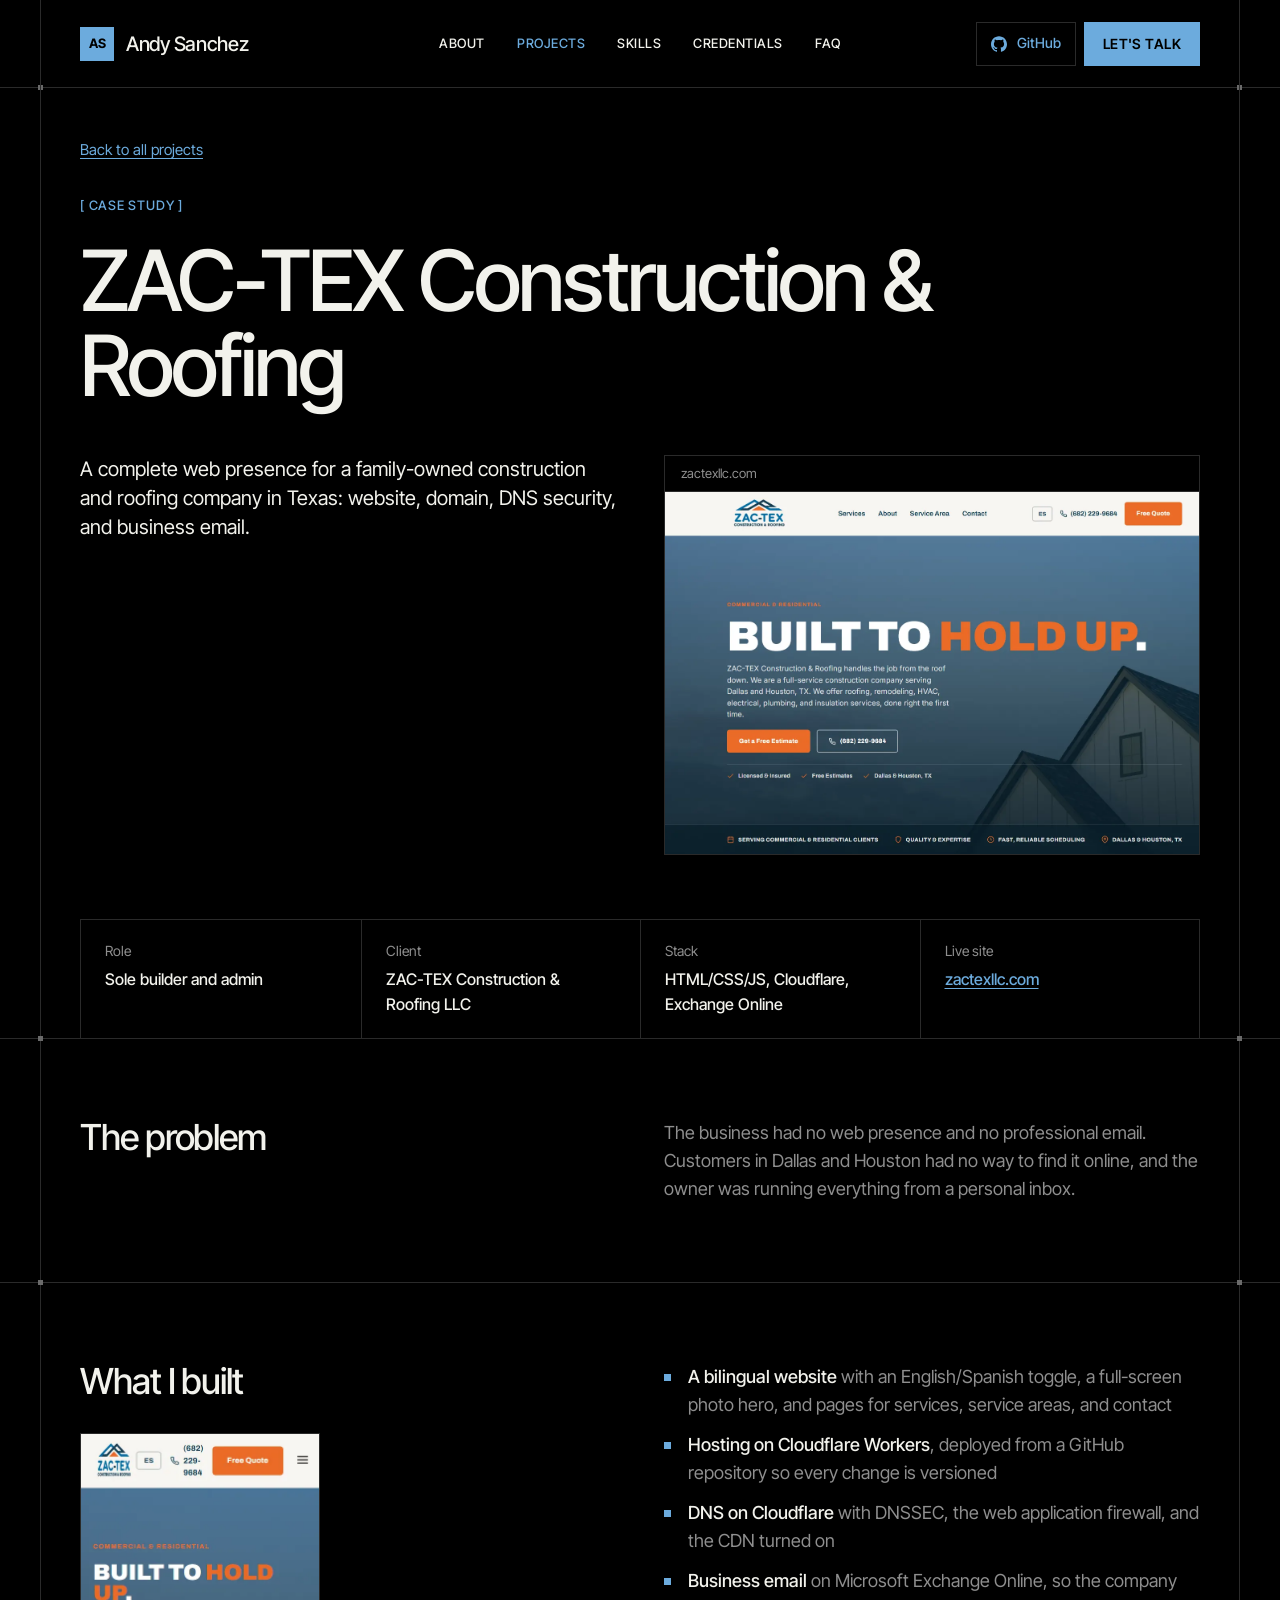
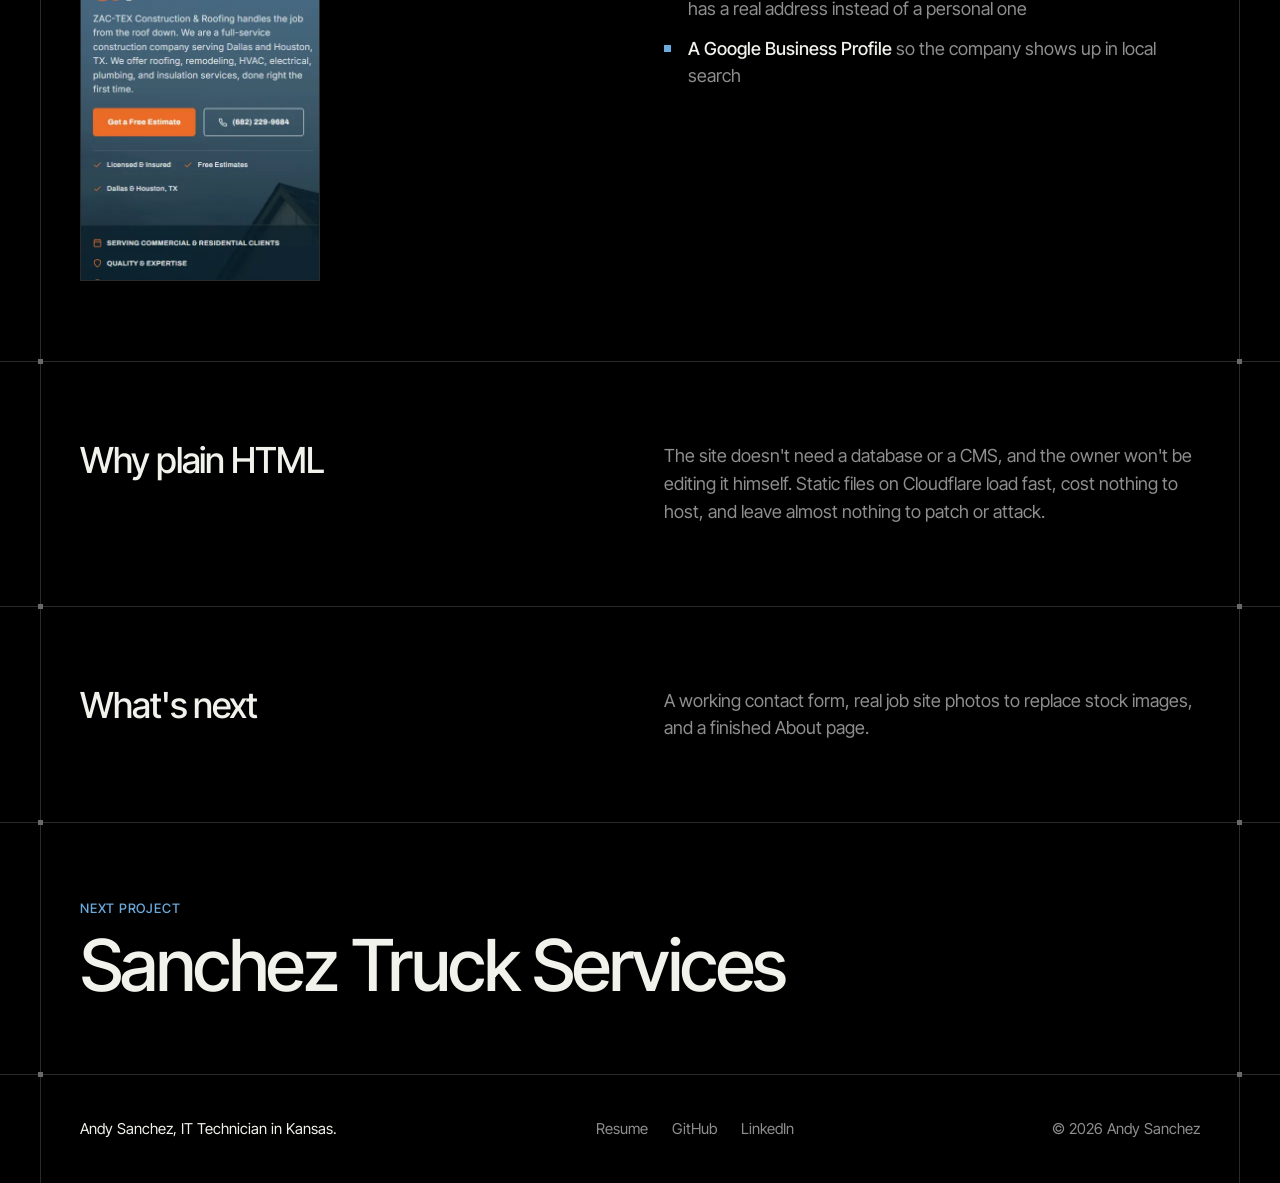
<file: projects/zactex.html>
<!doctype html>
<html lang="en">
<head>
  <meta charset="utf-8">
  <meta name="viewport" content="width=device-width, initial-scale=1, viewport-fit=cover">
  <title>ZAC-TEX Construction & Roofing | Andy Sanchez</title>
  <meta name="description" content="A bilingual website, domain, DNS security and business email built for a Texas construction and roofing company.">
  <meta property="og:title" content="ZAC-TEX Construction & Roofing | Andy Sanchez">
  <meta property="og:description" content="A bilingual website, domain, DNS security and business email built for a Texas construction and roofing company.">
  <meta property="og:type" content="article">
  <meta property="og:url" content="https://jasanchez.net/projects/zactex.html">
  <meta property="og:image" content="https://jasanchez.net/photos/share.jpg">
  <meta name="twitter:card" content="summary_large_image">
  <meta name="theme-color" content="#000000">
  <link rel="icon" href="data:image/svg+xml,%3Csvg%20xmlns%3D%22http%3A%2F%2Fwww.w3.org%2F2000%2Fsvg%22%20viewBox%3D%220%200%2032%2032%22%3E%3Crect%20width%3D%2232%22%20height%3D%2232%22%20fill%3D%22%236CABDD%22%2F%3E%3Cpath%20d%3D%22M8%208h16v16H8z%22%20fill%3D%22%23000%22%2F%3E%3C%2Fsvg%3E">
  <link rel="canonical" href="https://jasanchez.net/projects/zactex.html">
  <link rel="preconnect" href="https://fonts.googleapis.com">
  <link rel="preconnect" href="https://fonts.gstatic.com" crossorigin>
  <link href="https://fonts.googleapis.com/css2?family=Inter+Tight:wght@400;500;600;700&display=swap" rel="stylesheet">
  <link rel="stylesheet" href="../styles.css">
</head>
<body>
  <a class="skip" href="#main">Skip to content</a>

  <header class="nav">
    <div class="wrap nav-inner">
      <a class="brand" href="../index.html" aria-label="Andy Sanchez, home">
        <span class="brand-mark" aria-hidden="true">AS</span>
        <span>Andy Sanchez</span>
      </a>
      <button class="nav-toggle" aria-expanded="false" aria-controls="nav-links">Menu</button>
      <nav id="nav-links" class="nav-links" aria-label="Main">
        <div class="nav-center">
          <a href="../index.html#about">About</a>
          <a href="../index.html#projects" aria-current="page">Projects</a>
          <a href="../index.html#skills">Skills</a>
          <a href="../index.html#credentials">Credentials</a>
          <a href="../index.html#faq">FAQ</a>
        </div>
        <div class="nav-right">
          <a class="nav-site" href="https://github.com/Jose-A-Sanchez" aria-label="GitHub profile: Jose-A-Sanchez"><svg viewBox="0 0 24 24" aria-hidden="true"><path d="M12 .297c-6.63 0-12 5.373-12 12 0 5.303 3.438 9.8 8.205 11.385.6.113.82-.258.82-.577 0-.285-.01-1.04-.015-2.04-3.338.724-4.042-1.61-4.042-1.61C4.422 18.07 3.633 17.7 3.633 17.7c-1.087-.744.084-.729.084-.729 1.205.084 1.838 1.236 1.838 1.236 1.07 1.835 2.809 1.305 3.495.998.108-.776.417-1.305.76-1.605-2.665-.3-5.466-1.332-5.466-5.93 0-1.31.465-2.38 1.235-3.22-.135-.303-.54-1.523.105-3.176 0 0 1.005-.322 3.3 1.23.96-.267 1.98-.399 3-.405 1.02.006 2.04.138 3 .405 2.28-1.552 3.285-1.23 3.285-1.23.645 1.653.24 2.873.12 3.176.765.84 1.23 1.91 1.23 3.22 0 4.61-2.805 5.625-5.475 5.92.42.36.81 1.096.81 2.22 0 1.606-.015 2.896-.015 3.286 0 .315.21.69.825.57C20.565 22.092 24 17.592 24 12.297c0-6.627-5.373-12-12-12"/></svg><span>GitHub</span></a>
          <a class="btn btn-small" href="../index.html#contact">Let's talk</a>
        </div>
      </nav>
    </div>
  </header>

  <main id="main">
    <section class="case-hero">
      <div class="wrap">
        <a class="back" href="../index.html#projects">Back to all projects</a>
        <p class="tag">[ Case study ]</p>
        <h1>ZAC-TEX Construction & Roofing</h1>
        <div class="case-hero__row">
          <p class="lede">A complete web presence for a family-owned construction and roofing company in Texas: website, domain, DNS security, and business email.</p>
          <div class="case-hero__visual"><div class="browser">
  <div class="browser__bar">zactexllc.com</div>
  <div class="browser__view"><img src="../photos/zactex-site.webp" alt="Home page of the ZAC-TEX Construction &amp; Roofing website" width="1440" height="900" loading="lazy" decoding="async"></div>
</div></div>
        </div>
        <dl class="facts">
          <div><dt>Role</dt><dd>Sole builder and admin</dd></div>
          <div><dt>Client</dt><dd>ZAC-TEX Construction & Roofing LLC</dd></div>
          <div><dt>Stack</dt><dd>HTML/CSS/JS, Cloudflare, Exchange Online</dd></div>
          <div><dt>Live site</dt><dd><a href="https://zactexllc.com">zactexllc.com</a></dd></div>
        </dl>
      </div>
    </section>

    <section class="case ruled">
      <div class="wrap case-body">
        <h2>The problem</h2>
        <div class="content">
          <p>The business had no web presence and no professional email. Customers in Dallas and Houston had no way to find it online, and the owner was running everything from a personal inbox.</p>
        </div>
      </div>
    </section>

    <section class="case ruled">
      <div class="wrap case-body">
        <div><h2>What I built</h2><img class="case-shot" src="../photos/zactex-phone.webp" alt="The ZAC-TEX website on a phone" width="480" height="900" loading="lazy" decoding="async"></div>
        <div class="content">
          <ul>
            <li><strong>A bilingual website</strong> with an English/Spanish toggle, a full-screen photo hero, and pages for services, service areas, and contact</li>
            <li><strong>Hosting on Cloudflare Workers</strong>, deployed from a GitHub repository so every change is versioned</li>
            <li><strong>DNS on Cloudflare</strong> with DNSSEC, the web application firewall, and the CDN turned on</li>
            <li><strong>Business email</strong> on Microsoft Exchange Online, so the company has a real address instead of a personal one</li>
            <li><strong>A Google Business Profile</strong> so the company shows up in local search</li>
          </ul>
        </div>
      </div>
    </section>

    <section class="case ruled">
      <div class="wrap case-body">
        <h2>Why plain HTML</h2>
        <div class="content">
          <p>The site doesn't need a database or a CMS, and the owner won't be editing it himself. Static files on Cloudflare load fast, cost nothing to host, and leave almost nothing to patch or attack.</p>
        </div>
      </div>
    </section>

    <section class="case ruled">
      <div class="wrap case-body">
        <h2>What's next</h2>
        <div class="content">
          <p>A working contact form, real job site photos to replace stock images, and a finished About page.</p>
          <!-- TODO (Andy): replace or add to this section in your own words. Recruiters can tell. -->
        </div>
      </div>
    </section>

    <section class="next-project ruled">
      <div class="wrap">
        <a href="truck-services.html"><span>Next project</span><strong>Sanchez Truck Services</strong></a>
      </div>
    </section>
  </main>

  <footer class="footer ruled">
    <div class="wrap footer-inner">
      <p>Andy Sanchez, IT Technician in Kansas.</p>
      <nav aria-label="Footer">
        <a href="../resume.pdf">Resume</a>
        <a href="https://github.com/Jose-A-Sanchez">GitHub</a>
        <a href="https://www.linkedin.com/in/YOUR-HANDLE">LinkedIn</a>
      </nav>
      <p class="muted">&copy; <span id="year">2026</span> Andy Sanchez</p>
    </div>
  </footer>

  <script src="../script.js"></script>
</body>
</html>
</file>
<file: styles.css>
/* ---------- Tokens ---------- */
:root {
  --black: #000;
  --text: #F2F2EC;
  --muted: #8E8E8E;
  --line: #2A2A2A;
  --marker: #6A6A6A;
  --sky: #6CABDD;        /* the one accent */

  --font: "Inter Tight", system-ui, sans-serif;

  --nav: 88px;
  --frame: max(40px, calc((100% - 1520px) / 2)); /* the page's side lines */
  --gut: 80px;
  --pad: 112px;
  /* faint dot-grid fill, drawn as a tile so no gradient is needed */
  --dots: url("data:image/svg+xml,%3Csvg xmlns='http://www.w3.org/2000/svg' width='12' height='12'%3E%3Crect width='1' height='1' fill='%236CABDD' fill-opacity='.35'/%3E%3C/svg%3E");
}

/* ---------- Base ---------- */
*, *::before, *::after { box-sizing: border-box; border-radius: 0; }
html { scroll-behavior: smooth; scroll-padding-top: var(--nav); }
body {
  position: relative;
  margin: 0;
  background: var(--black);
  color: var(--text);
  font: 400 1rem/1.6 var(--font);
  -webkit-font-smoothing: antialiased;
}
/* The page frame: one line down each side, for the whole page */
body::before, body::after {
  content: ""; position: absolute; top: 0; bottom: 0; z-index: 60; width: 1px;
  background: var(--line); pointer-events: none;
}
body::before { left: var(--frame); }
body::after { right: var(--frame); }

img { max-width: 100%; height: auto; display: block; }
p { margin: 0 0 1em; }
ul { margin: 0; padding: 0; list-style: none; }
h1, h2, h3 { margin: 0; font-weight: 500; }
h1 { font-size: clamp(56px, 9vw, 150px); line-height: 1; letter-spacing: -.035em; }
h2 { font-size: clamp(36px, 4.6vw, 68px); line-height: 1.04; letter-spacing: -.03em; }
h3 { font-size: 22px; line-height: 1.25; letter-spacing: -.015em; }
a { color: var(--sky); text-underline-offset: 3px; }
a:hover { color: var(--text); }
:focus-visible { outline: 2px solid var(--sky); outline-offset: 3px; }

.wrap { position: relative; width: min(100% - 2 * var(--gut), 1360px); margin-inline: auto; }
.muted { color: var(--muted); }
.sr-only { position: absolute; width: 1px; height: 1px; overflow: hidden; clip-path: inset(50%); white-space: nowrap; }

.skip { position: absolute; left: var(--gut); top: -80px; z-index: 100; padding: 12px 16px; background: var(--sky); color: var(--black); }
.skip:focus { top: 12px; color: var(--black); }

/* Horizontal lines between sections, with a square marker on each crossing */
.ruled { position: relative; border-top: 1px solid var(--line); }
.ruled::before, .ruled::after {
  content: ""; position: absolute; top: -3px; z-index: 61; width: 5px; height: 5px;
  background: var(--marker); pointer-events: none;
}
.ruled::before { left: calc(var(--frame) - 2px); }
.ruled::after { right: calc(var(--frame) - 2px); }

.tag { margin: 0 0 24px; color: var(--sky); font-size: 13px; font-weight: 500; line-height: 1.4; letter-spacing: .06em; text-transform: uppercase; }
.sub { max-width: 56ch; margin: 24px 0 0; color: var(--muted); }

/* ---------- Buttons ---------- */
.btn {
  display: inline-flex; align-items: center; justify-content: center; gap: 24px;
  min-height: 52px; padding: 0 24px;
  background: var(--sky); color: var(--black);
  border: 1px solid var(--sky);
  font: 600 14px/1 var(--font); letter-spacing: .03em; text-transform: uppercase;
  text-decoration: none; cursor: pointer;
  transition: background-color .15s, color .15s;
}
.btn:hover { background: var(--black); color: var(--sky); }
.btn-ghost { background: transparent; color: var(--text); border-color: var(--marker); }
.btn-ghost:hover { border-color: var(--sky); color: var(--sky); }
.btn-small { min-height: 44px; padding: 0 18px; }

/* ---------- Nav ---------- */
.nav { position: sticky; top: 0; z-index: 50; height: var(--nav); background: var(--black); border-bottom: 1px solid var(--line); }
.nav::before, .nav::after {
  content: ""; position: absolute; bottom: -3px; z-index: 61; width: 5px; height: 5px; background: var(--marker);
}
.nav::before { left: calc(var(--frame) - 2px); }
.nav::after { right: calc(var(--frame) - 2px); }
.nav-inner { display: grid; grid-template-columns: 1fr auto 1fr; align-items: center; gap: 24px; height: 100%; }
.brand { justify-self: start; display: flex; align-items: center; gap: 12px; min-height: 44px; color: var(--text); text-decoration: none; font-size: 20px; font-weight: 500; letter-spacing: -.015em; }
.brand:hover { color: var(--text); }
.brand-mark { display: grid; place-items: center; width: 34px; height: 34px; background: var(--sky); color: var(--black); font-size: 13px; font-weight: 700; letter-spacing: 0; }
.nav-links { display: contents; }
.nav-center { display: flex; align-items: center; gap: 32px; }
.nav-center a { display: inline-flex; align-items: center; min-height: 44px; color: var(--text); text-decoration: none; font-size: 13px; font-weight: 500; letter-spacing: .04em; text-transform: uppercase; transition: color .15s; }
.nav-center a:hover, .nav-center a[aria-current] { color: var(--sky); }
.nav-right { justify-self: end; display: flex; align-items: center; gap: 8px; }
.nav-site { display: inline-flex; align-items: center; gap: 10px; min-height: 44px; padding: 0 14px; border: 1px solid var(--line); color: var(--sky); font-size: 14px; font-weight: 500; text-decoration: none; transition: border-color .15s; }
.nav-site:hover { border-color: var(--sky); color: var(--sky); }
.nav-site svg { width: 16px; height: 16px; fill: currentColor; }
.nav-toggle { display: none; min-width: 72px; min-height: 44px; padding: 0 16px; background: var(--sky); color: var(--black); border: 1px solid var(--sky); font: 600 13px/1 var(--font); letter-spacing: .03em; text-transform: uppercase; cursor: pointer; }

/* ---------- Hero ---------- */
.hero { position: relative; min-height: calc(100svh - var(--nav)); overflow: hidden; display: flex; }
.hero__bg { position: absolute; inset: 0; width: 100%; height: 100%; }
.hero__fade { position: absolute; inset: 0; background: linear-gradient(to bottom, rgba(0, 0, 0, .55), rgba(0, 0, 0, 0) 45%, rgba(0, 0, 0, .8)); }
.hero > .wrap { display: flex; flex-direction: column; justify-content: space-between; gap: 48px; padding: 32px 0 40px; }
.hero__foot { display: flex; align-items: flex-end; justify-content: space-between; gap: 40px; }
.status { display: flex; align-items: center; gap: 12px; margin: 0; font-size: 15px; font-weight: 500; }
.dot { flex: none; width: 8px; height: 8px; background: var(--sky); animation: blink 2.4s ease-in-out infinite; }
@keyframes blink { 50% { opacity: .35; } }
.intro { flex: none; width: min(100%, 520px); }
.intro__box { position: relative; padding: 24px; background: var(--dots), var(--black); border: 1px solid var(--sky); }
.intro__box strong { display: block; font-size: 20px; font-weight: 500; line-height: 1.3; letter-spacing: -.01em; }
.intro__box p { margin: 12px 0 0; color: var(--muted); }
.corner { position: absolute; width: 10px; height: 10px; border: 0 solid var(--sky); }
.corner.tl { top: -4px; left: -4px; border-width: 3px 0 0 3px; }
.corner.tr { top: -4px; right: -4px; border-width: 3px 3px 0 0; }
.corner.bl { bottom: -4px; left: -4px; border-width: 0 0 3px 3px; }
.corner.br { bottom: -4px; right: -4px; border-width: 0 3px 3px 0; }
.actions { display: flex; flex-wrap: wrap; gap: 8px; margin-top: 16px; }

/* ---------- Tool strip ---------- */
.tools { display: grid; grid-template-columns: repeat(6, minmax(0, 1fr)); margin-inline: var(--frame); }
.tools li { display: flex; align-items: center; justify-content: center; gap: 12px; min-height: 104px; padding: 16px; border-left: 1px solid var(--line); font-size: 15px; font-weight: 500; }
.tools li:first-child { border-left: 0; }
.tools svg { flex: none; width: 24px; height: 24px; fill: var(--sky); }

/* ---------- Sections ---------- */
.section { padding: var(--pad) 0; }
.section-head { max-width: 900px; margin-bottom: 56px; }
.two-col { display: grid; grid-template-columns: repeat(2, minmax(0, 1fr)); gap: 48px; align-items: start; }
.prose p { color: var(--muted); max-width: 60ch; }
.prose p:first-child { color: var(--text); font-size: 20px; line-height: 1.45; }
.social { display: flex; flex-wrap: wrap; gap: 8px 24px; margin-top: 16px; }
.social a { display: inline-flex; align-items: center; min-height: 44px; }

/* Projects */
.projects { display: grid; grid-template-columns: repeat(2, minmax(0, 1fr)); gap: 24px; }
.project { display: flex; flex-direction: column; border: 1px solid var(--line); transition: border-color .15s; }
.project:hover { border-color: var(--sky); }
.project__visual { height: 320px; border-bottom: 1px solid var(--line); overflow: hidden; }
.project-body { flex: 1; display: flex; flex-direction: column; padding: 32px; }
.project-body h3 { font-size: 28px; }
.project-body p { margin: 12px 0 0; color: var(--muted); }
.stack { display: flex; flex-wrap: wrap; gap: 8px; margin: 20px 0 24px; }
.stack li { padding: 4px 10px; border: 1px solid var(--line); color: var(--muted); font-size: 13px; }
.more { display: inline-flex; align-items: center; align-self: flex-start; min-height: 44px; margin-top: auto; font-weight: 500; }

/* Screenshot frame */
.browser { height: 100%; display: flex; flex-direction: column; }
.browser__bar { flex: none; display: flex; align-items: center; height: 36px; padding: 0 16px; border-bottom: 1px solid var(--line); color: var(--muted); font-size: 13px; }
.browser__view { flex: 1; min-height: 0; overflow: hidden; }
.browser__view img { width: 100%; height: 100%; object-fit: cover; object-position: left top; }

/* VLAN visual */
.vlans { height: 100%; display: grid; grid-template-columns: minmax(84px, 1fr) minmax(32px, .8fr) minmax(0, 2.4fr); align-items: stretch; padding: 24px; background: var(--dots); }
.vlans__hub { align-self: center; padding: 12px; background: var(--black); border: 1px solid var(--sky); font-size: 15px; font-weight: 500; line-height: 1.3; }
.vlans__wires { width: 100%; height: 100%; display: block; }
.vlans__wires path { fill: none; stroke: var(--sky); stroke-width: 2; vector-effect: non-scaling-stroke; }
.vlans__list { display: grid; grid-auto-rows: 1fr; }
.vlans__list li { display: flex; flex-direction: column; justify-content: center; padding-left: 16px; }
.vlans__list b { font-size: 24px; font-weight: 500; letter-spacing: -.02em; line-height: 1.2; }
.vlans__list span { color: var(--muted); font-size: 14px; line-height: 1.35; }

/* Surge playlist visual */
.playlist { height: 100%; display: grid; align-content: center; gap: 10px; padding: 24px; background: var(--dots); }
.track__name { display: flex; justify-content: space-between; gap: 16px; margin: 0 0 4px; font-size: 14px; font-weight: 500; }
.track__name span { color: var(--muted); font-weight: 400; }
.track svg { display: block; width: 100%; height: 22px; fill: var(--sky); }

/* Skills */
.skills { display: grid; grid-template-columns: repeat(3, minmax(0, 1fr)); gap: 24px; }
.skill { padding: 32px; border: 1px solid var(--line); transition: border-color .15s; }
.skill:hover { border-color: var(--sky); }
.skill p { margin: 12px 0 0; color: var(--muted); }

/* Credentials */
.creds { display: grid; grid-template-columns: repeat(3, minmax(0, 1fr)); gap: 24px; }
.cred { padding: 32px; border: 1px solid var(--line); }
.cred dl { margin: 24px 0 0; }
.cred dl div { display: flex; justify-content: space-between; gap: 16px; padding: 12px 0; border-top: 1px solid var(--line); }
.cred dt { color: var(--muted); }
.cred dd { margin: 0; text-align: right; }
.pending { color: var(--sky); }

/* FAQ */
.faq details { border: 1px solid var(--line); }
.faq details + details { border-top: 0; }
.faq summary { position: relative; padding: 20px 56px 20px 24px; list-style: none; cursor: pointer; font-size: 18px; font-weight: 500; line-height: 1.35; }
.faq summary::-webkit-details-marker { display: none; }
.faq summary::after { content: "+"; position: absolute; right: 24px; top: 50%; transform: translateY(-50%); color: var(--sky); font-size: 24px; font-weight: 400; line-height: 1; }
.faq details[open] summary::after { content: "\2212"; }
.faq details p { margin: 0; padding: 0 56px 24px 24px; color: var(--muted); }

/* Contact */
.form { display: grid; gap: 16px; }
.form label { display: grid; gap: 8px; font-size: 14px; font-weight: 500; }
.form input, .form textarea { width: 100%; min-height: 48px; padding: 12px 16px; font: 400 16px/1.5 var(--font); color: var(--text); background: var(--black); border: 1px solid var(--line); }
.form input:hover, .form textarea:hover { border-color: var(--marker); }
.form input:focus, .form textarea:focus { outline: 2px solid var(--sky); outline-offset: 0; border-color: var(--sky); }
.form .btn { justify-self: start; }
.form-status { margin: 0; min-height: 1.6em; color: var(--muted); }

/* Footer */
.footer { padding: 32px 0; font-size: 15px; }
.footer-inner { display: flex; flex-wrap: wrap; align-items: center; justify-content: space-between; gap: 8px 24px; }
.footer p { margin: 0; }
.footer nav { display: flex; gap: 24px; }
.footer nav a { display: inline-flex; align-items: center; min-height: 44px; color: var(--muted); text-decoration: none; transition: color .15s; }
.footer nav a:hover { color: var(--sky); }

/* ---------- Case studies ---------- */
.case-hero { padding: 40px 0 0; }
.back { display: inline-flex; align-items: center; min-height: 44px; margin-bottom: 24px; font-size: 15px; }
.case-hero h1 { font-size: clamp(44px, 6.6vw, 104px); letter-spacing: -.035em; }
.case-hero__row { display: grid; grid-template-columns: repeat(2, minmax(0, 1fr)); gap: 48px; align-items: start; margin-top: 48px; }
.case-hero .lede { margin: 0; font-size: 20px; line-height: 1.45; max-width: 48ch; }
.case-hero__visual { height: 400px; border: 1px solid var(--line); overflow: hidden; }
.facts { display: grid; grid-template-columns: repeat(4, minmax(0, 1fr)); margin: 64px 0 0; border: 1px solid var(--line); border-bottom: 0; }
.facts div { padding: 20px 24px; border-left: 1px solid var(--line); }
.facts div:first-child { border-left: 0; }
.facts dt { color: var(--muted); font-size: 14px; }
.facts dd { margin: 4px 0 0; font-weight: 500; }
.facts a { display: inline-flex; align-items: center; min-height: 44px; margin-block: -10px; }

.case { padding: 80px 0; }
.case-body { display: grid; grid-template-columns: repeat(2, minmax(0, 1fr)); gap: 48px; }
.case-body h2 { font-size: clamp(28px, 2.8vw, 40px); }
.content { max-width: 66ch; font-size: 18px; line-height: 1.55; color: var(--muted); }
.content p:last-child, .content ul:last-child { margin-bottom: 0; }
.content ul { margin: 0 0 1em; }
.content li { position: relative; padding-left: 24px; margin-bottom: 12px; }
.content li::before { content: ""; position: absolute; left: 0; top: .6em; width: 7px; height: 7px; background: var(--sky); }
.content strong { color: var(--text); font-weight: 500; }
.case-shot { width: 240px; margin-top: 32px; border: 1px solid var(--line); }

.diagram { grid-column: 1 / -1; margin: 16px 0 0; }
.diagram figcaption { margin-top: 16px; color: var(--muted); font-size: 15px; }
.topo { padding: 40px; border: 1px solid var(--line); background: var(--dots); }
.topo__chain { display: grid; justify-items: center; }
.node { display: block; width: 100%; max-width: 280px; padding: 12px 16px; background: var(--black); border: 1px solid var(--marker); text-align: center; font-weight: 500; }
.node--key { border-color: var(--sky); color: var(--sky); }
.wire { display: block; width: 1px; height: 24px; background: var(--sky); }
.topo__bus { position: relative; display: grid; grid-template-columns: repeat(4, minmax(0, 1fr)); gap: 24px; padding-top: 24px; }
.topo__bus::before { content: ""; position: absolute; top: 0; left: calc(12.5% - 9px); right: calc(12.5% - 9px); height: 1px; background: var(--sky); }
.topo__col { position: relative; }
.topo__col::before { content: ""; position: absolute; top: -24px; left: 50%; width: 1px; height: 24px; background: var(--sky); }
.topo__col .node { max-width: none; }
.topo__col ul { display: grid; gap: 4px; margin-top: 12px; color: var(--muted); font-size: 14px; line-height: 1.45; text-align: center; }

.next-project a { display: block; padding: 72px 0; color: var(--text); text-decoration: none; }
.next-project span { color: var(--sky); font-size: 13px; font-weight: 500; letter-spacing: .06em; text-transform: uppercase; }
.next-project strong { display: block; margin-top: 8px; font-size: clamp(36px, 5.6vw, 88px); font-weight: 500; line-height: 1.02; letter-spacing: -.035em; transition: color .15s; }
.next-project a:hover strong { color: var(--sky); }

/* ---------- Responsive ---------- */
@media (max-width: 1240px) {
  .nav-inner { display: flex; justify-content: space-between; }
  .nav-toggle { display: block; }
  .nav-links {
    display: none; position: fixed; inset: var(--nav) 0 0; z-index: 70;
    padding: 16px var(--gut) 32px; background: var(--black); overflow-y: auto;
  }
  .nav-links.open { display: block; }
  .nav-center { display: block; }
  .nav-center a { display: flex; min-height: 56px; font-size: 16px; border-bottom: 1px solid var(--line); }
  .nav-right { flex-wrap: wrap; margin-top: 24px; }
}
@media (max-width: 1023px) {
  :root { --frame: 24px; --gut: 48px; --pad: 88px; }
  .two-col, .case-body, .case-hero__row { grid-template-columns: minmax(0, 1fr); gap: 32px; }
  .projects, .skills { grid-template-columns: repeat(2, minmax(0, 1fr)); }
  .creds { grid-template-columns: minmax(0, 1fr); }
  .tools { grid-template-columns: repeat(3, minmax(0, 1fr)); }
  .tools li:nth-child(3n + 1) { border-left: 0; }
  .tools li:nth-child(n + 4) { border-top: 1px solid var(--line); }
  .facts { grid-template-columns: repeat(2, minmax(0, 1fr)); }
  .facts div:nth-child(odd) { border-left: 0; }
  .facts div:nth-child(n + 3) { border-top: 1px solid var(--line); }
}
@media (max-width: 760px) {
  .hero__foot { flex-direction: column; align-items: stretch; gap: 32px; }
  .intro { width: 100%; }
  .projects, .skills { grid-template-columns: minmax(0, 1fr); }
}
@media (max-width: 639px) {
  :root { --nav: 64px; --frame: 12px; --gut: 28px; --pad: 72px; }
  h1 { font-size: 15vw; }
  .brand { font-size: 18px; }
  .hero > .wrap { padding: 24px 0 32px; }
  .actions .btn, .form .btn { width: 100%; }
  .tools { grid-template-columns: repeat(2, minmax(0, 1fr)); }
  .tools li { justify-content: flex-start; min-height: 80px; border-left: 0; border-top: 1px solid var(--line); }
  .tools li:nth-child(-n + 2) { border-top: 0; }
  .tools li:nth-child(even) { border-left: 1px solid var(--line); }
  .project__visual { height: 300px; }
  .project-body, .skill, .cred { padding: 24px; }
  .vlans, .playlist { padding: 16px; }
  .vlans { grid-template-columns: 76px 24px minmax(0, 1fr); }
  .vlans__hub { padding: 8px; font-size: 14px; }
  .vlans__list li { padding-left: 8px; }
  .vlans__list b { font-size: 18px; }
  .faq summary { padding: 16px 48px 16px 16px; }
  .faq summary::after { right: 16px; }
  .faq details p { padding: 0 16px 20px; }
  .footer-inner { flex-direction: column; align-items: flex-start; }
  .case-hero__visual { height: 300px; }
  .facts { grid-template-columns: minmax(0, 1fr); }
  .facts div { border-left: 0; }
  .facts div:nth-child(n + 2) { border-top: 1px solid var(--line); }
  .case { padding: 56px 0; }
  .content { font-size: 16px; line-height: 1.6; }
  .topo { padding: 16px; }
  .topo__bus { grid-template-columns: minmax(0, 1fr); }
  .topo__bus::before { top: 0; bottom: 0; left: 50%; right: auto; width: 1px; height: auto; }
  .topo__col::before { display: none; }
  .topo__col ul { padding: 8px 0; background: var(--black); }
  .next-project a { padding: 48px 0; }
}
@media (prefers-reduced-motion: reduce) {
  html { scroll-behavior: auto; }
  *, *::before, *::after { animation: none !important; transition: none !important; }
}
</file>
